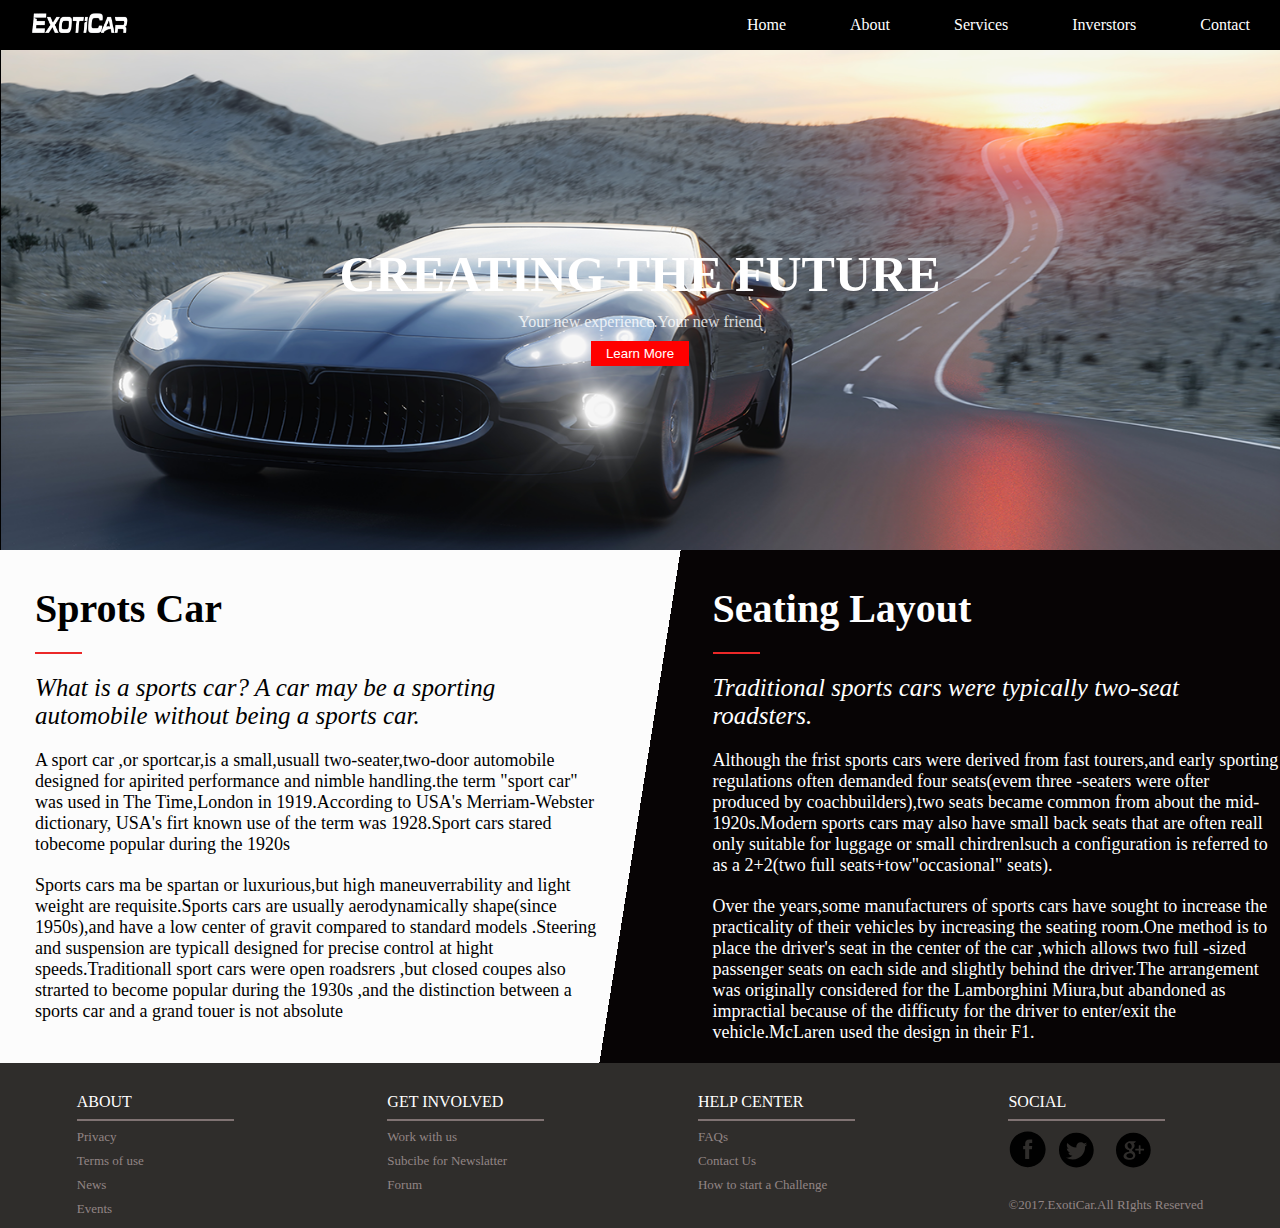
<file: web/indext/index.html>
<!DOCTYPE html>
<html lang="en">
<head>
        <meta charset="UTF-8">
        <meta name="viewport" content="width=device-width, initial-scale=1.0">
        <meta http-equiv="X-UA-Compatible" content="ie=edge">
        <link type="text/css" rel="stylesheet" href="./indext.css"/>
        <title>Sports Cars</title>
</head>
<body>
<div class="wrapt">
        <!-- phan header  -->
        <div id="header">
                <div class="title"><img src="logo.png"></div>
                <div id="content_header">
                        <a href="#">Home</a>
                        <a href="#">About</a>
                        <a href="#">Services</a>
                        <a href="#">Inverstors</a>
                        <a href="#">Contact</a>
                </div>
        </div>
        <!-- phan than  -->
        <div id="maint">
                <center>
                        <div id="maint_title">CREATING THE FUTURE</div>
                        <div style="opacity: 0.8">Your new experience.Your new friend</div>
                        <button>Learn More</button>
                </center>
        </div>
        <!-- phan content  -->
        <div id="content">
                <div id="sport">
                        <div class="head">Sprots Car</div>
                        <hr>
                        <div class="head_title">What is a sports car? A car may be a sporting automobile without being a sports car.</div>
                        <div class="head_content">A sport car ,or sportcar,is a small,usuall two-seater,two-door automobile designed for apirited
                                performance and nimble handling.the term "sport car" was used in The Time,London in 1919.According to USA's Merriam-Webster dictionary,
                                USA's firt known use of the term was 1928.Sport cars stared tobecome popular during the 1920s
                        </div>
                        <div class="head_content">
                                Sports cars ma be spartan or luxurious,but high maneuverrability and light weight are requisite.Sports cars are usually aerodynamically shape(since 1950s),and have a low center of gravit compared to standard models .Steering and suspension are typicall designed for precise control at hight speeds.Traditionall sport cars were open roadsrers ,but closed coupes also strarted to become popular during the 1930s ,and the distinction between a sports car and a grand touer is not absolute
                                
                        </div>

                </div>
                <div id="seating" style="color:#FFFFFF">
                        <div class="head">Seating Layout</div>   
                        <hr>
                        <div class="head_title">
                                Traditional sports cars were typically two-seat roadsters.
                        </div>
                        <div class="head_content">
                                Although the frist sports cars were derived from fast tourers,and early sporting regulations often demanded four seats(evem three -seaters were ofter produced by coachbuilders),two seats became common from about the mid-1920s.Modern sports cars may also have small back seats that are often reall only suitable for luggage or small chirdrenlsuch a configuration is referred to as a 2+2(two full seats+tow"occasional" seats).
                        </div>
                        <div class="head_content">
                                Over the years,some manufacturers of sports cars have sought to increase the practicality of their vehicles by increasing the seating room.One method is to place the driver's seat in the center of the car ,which allows two full -sized passenger seats on each side and slightly behind the driver.The arrangement was originally considered for the Lamborghini Miura,but abandoned as impractial because of the difficuty for the driver to enter/exit the vehicle.McLaren used the design in their F1.
                        </div>
                </div>
        </div>
        <!-- phan footder  -->
        <div id="footder">
                <div class="about">
                        <div>ABOUT</div>
                        <hr>
                        <div class="content_footder">
                                <div>Privacy</div>
                                <div>Terms of use</div>
                                <div>News</div>
                                <div>Events</div>
                        </div>
                </div>
                <div class="get_involved">
                        <div>GET INVOLVED</div>
                        <hr>
                        <div class="content_footder">
                                <div>Work with us</div>
                                <div>Subcibe for Newslatter</div>
                                <div>Forum</div>
                        </div>
                </div>
                <div class="help_center">
                        <div>HELP CENTER</div>
                        <hr>
                        <div class="content_footder">
                                <div>FAQs</div>
                                <div>Contact Us</div>
                                <div>How to start a Challenge</div>
                        </div>
                </div>
                <div class="Social">
                        <div>SOCIAL</div>
                        <hr>
                        <div class="icon">
                        <div>
                               <svg height="40px" id="Layer_1" style="enable-background:new 0 0 67 67;" version="1.1" viewBox="0 0 67 67" width="40px" xml:space="preserve" xmlns="http://www.w3.org/2000/svg" xmlns:xlink="http://www.w3.org/1999/xlink"><path d="M28.765,50.32h6.744V33.998h4.499l0.596-5.624h-5.095  l0.007-2.816c0-1.466,0.14-2.253,2.244-2.253h2.812V17.68h-4.5c-5.405,0-7.307,2.729-7.307,7.317v3.377h-3.369v5.625h3.369V50.32z   M33,64C16.432,64,3,50.568,3,34C3,17.431,16.432,4,33,4s30,13.431,30,30C63,50.568,49.568,64,33,64z" style="fill-rule:evenodd;clip-rule:evenodd;fill:#010101;"/></svg>
                        </div>
                        <div>
                                <svg xmlns="http://www.w3.org/2000/svg" xmlns:xlink="http://www.w3.org/1999/xlink" enable-background="new 0 0 56.693 56.693" height="40px" id="Layer_1" version="1.1" viewBox="0 0 56.693 56.693" width="56.693px" xml:space="preserve"><path d="M28.348,5.157c-13.6,0-24.625,11.027-24.625,24.625c0,13.6,11.025,24.623,24.625,24.623c13.6,0,24.623-11.023,24.623-24.623  C52.971,16.184,41.947,5.157,28.348,5.157z M40.752,24.817c0.013,0.266,0.018,0.533,0.018,0.803c0,8.201-6.242,17.656-17.656,17.656  c-3.504,0-6.767-1.027-9.513-2.787c0.486,0.057,0.979,0.086,1.48,0.086c2.908,0,5.584-0.992,7.707-2.656  c-2.715-0.051-5.006-1.846-5.796-4.311c0.378,0.074,0.767,0.111,1.167,0.111c0.566,0,1.114-0.074,1.635-0.217  c-2.84-0.57-4.979-3.08-4.979-6.084c0-0.027,0-0.053,0.001-0.08c0.836,0.465,1.793,0.744,2.811,0.777  c-1.666-1.115-2.761-3.012-2.761-5.166c0-1.137,0.306-2.204,0.84-3.12c3.061,3.754,7.634,6.225,12.792,6.483  c-0.106-0.453-0.161-0.928-0.161-1.414c0-3.426,2.778-6.205,6.206-6.205c1.785,0,3.397,0.754,4.529,1.959  c1.414-0.277,2.742-0.795,3.941-1.506c-0.465,1.45-1.448,2.666-2.73,3.433c1.257-0.15,2.453-0.484,3.565-0.977  C43.018,22.849,41.965,23.942,40.752,24.817z"/></svg>
                        </div>
                        <div>
                                <svg xmlns="http://www.w3.org/2000/svg" xmlns:xlink="http://www.w3.org/1999/xlink" enable-background="new 0 0 56.693 56.693" height="40px" id="Layer_1" version="1.1" viewBox="0 0 56.693 56.693" width="56.693px" xml:space="preserve"><g><path d="M23.761,27.96c0.629,0,1.16-0.248,1.57-0.717c0.645-0.732,0.928-1.936,0.76-3.215c-0.301-2.287-1.932-4.186-3.637-4.236   h-0.068c-0.604,0-1.141,0.246-1.551,0.715c-0.637,0.725-0.903,1.871-0.736,3.146c0.299,2.283,1.965,4.256,3.635,4.307H23.761z"/><path d="M25.622,34.847c-0.168-0.113-0.342-0.232-0.521-0.355c-0.525-0.162-1.084-0.246-1.654-0.254h-0.072   c-2.625,0-4.929,1.592-4.929,3.406c0,1.971,1.972,3.518,4.491,3.518c3.322,0,5.006-1.145,5.006-3.404   c0-0.215-0.025-0.436-0.076-0.656C27.642,36.222,26.837,35.675,25.622,34.847z"/><path d="M28.347,5.157c-13.601,0-24.625,11.023-24.625,24.623s11.025,24.625,24.625,24.625c13.598,0,24.623-11.025,24.623-24.625   S41.944,5.157,28.347,5.157z M26.106,43.179c-0.982,0.283-2.041,0.428-3.154,0.428c-1.238,0-2.43-0.143-3.54-0.424   c-2.15-0.541-3.74-1.57-4.48-2.895c-0.32-0.574-0.482-1.184-0.482-1.816c0-0.652,0.156-1.312,0.463-1.967   c1.18-2.51,4.283-4.197,7.722-4.197c0.035,0,0.068,0,0.1,0c-0.279-0.492-0.416-1.002-0.416-1.537c0-0.268,0.035-0.539,0.105-0.814   c-3.606-0.084-6.306-2.725-6.306-6.207c0-2.461,1.965-4.855,4.776-5.824c0.842-0.291,1.699-0.439,2.543-0.439h7.713   c0.264,0,0.494,0.17,0.576,0.42c0.084,0.252-0.008,0.525-0.221,0.68l-1.725,1.248c-0.104,0.074-0.229,0.115-0.357,0.115h-0.617   c0.799,0.955,1.266,2.316,1.266,3.848c0,1.691-0.855,3.289-2.41,4.506c-1.201,0.936-1.25,1.191-1.25,1.729   c0.016,0.295,0.854,1.252,1.775,1.904c2.152,1.523,2.953,3.014,2.953,5.508C31.14,40.04,29.163,42.292,26.106,43.179z    M43.528,29.948c0,0.334-0.273,0.605-0.607,0.605h-4.383v4.385c0,0.336-0.271,0.607-0.607,0.607h-1.248   c-0.336,0-0.607-0.271-0.607-0.607v-4.385H31.69c-0.332,0-0.605-0.271-0.605-0.605v-1.25c0-0.334,0.273-0.607,0.605-0.607h4.385   v-4.383c0-0.336,0.271-0.607,0.607-0.607h1.248c0.336,0,0.607,0.271,0.607,0.607v4.383h4.383c0.334,0,0.607,0.273,0.607,0.607   V29.948z"/></g></svg>
                        </div>
                        </div>
                        <div style="font-size: 13px;color: #928585;">&#169;2017.ExotiCar.All RIghts Reserved</div>
                </div>
        
</div>
</body>
</html>
</file>
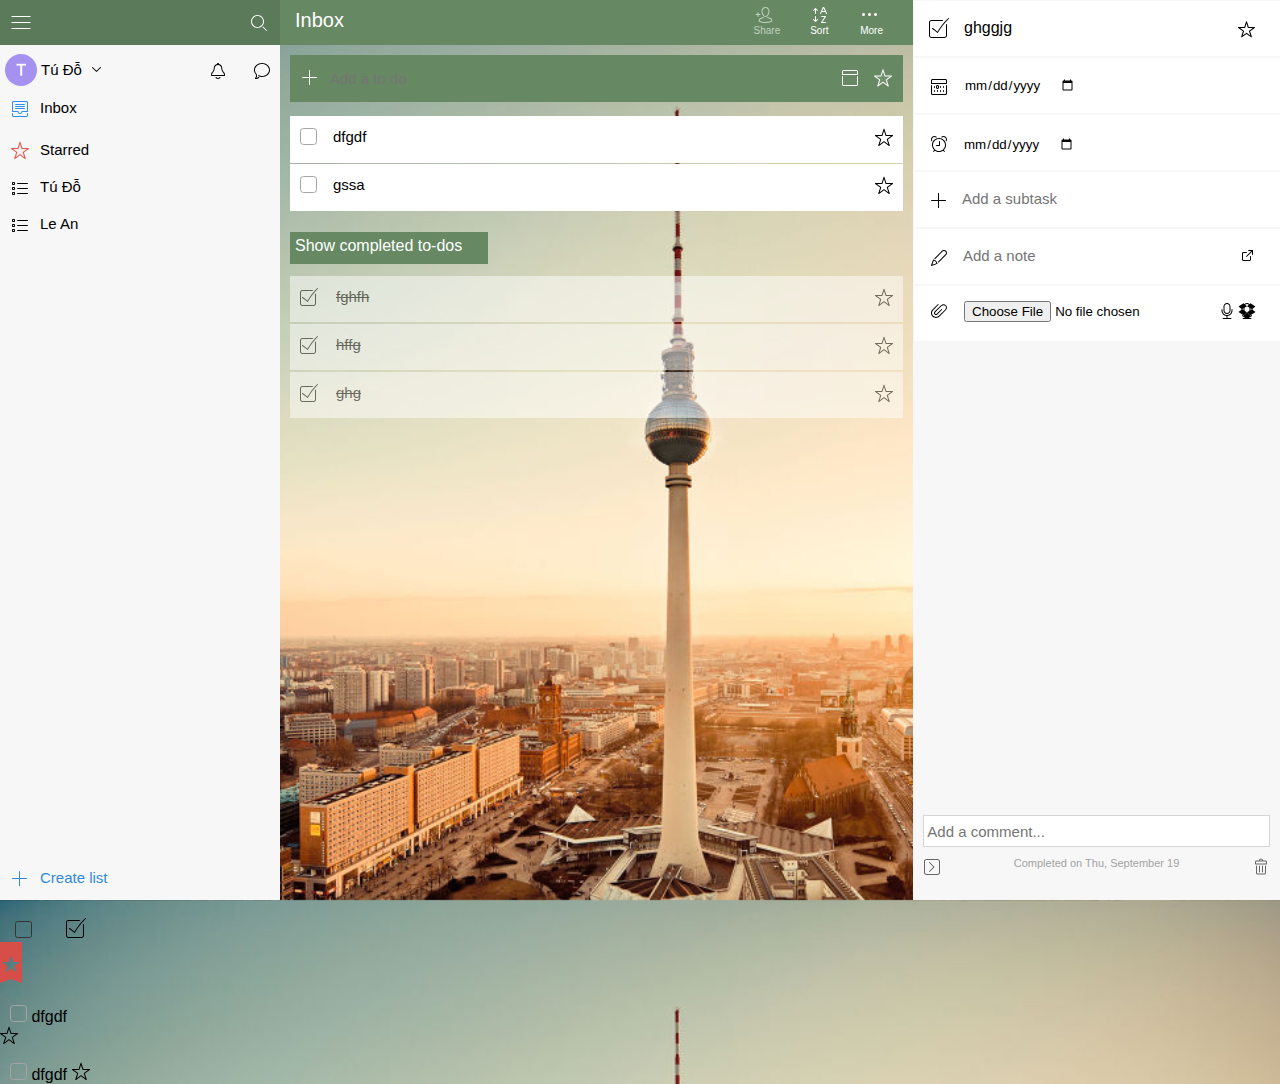
<file: web/wunderlist/wunderlist.html>
<!DOCTYPE html>
<html lang="en">
<head>
    <meta charset="UTF-8">
    <meta name="viewport" content="width=device-width, initial-scale=1.0">
    <meta http-equiv="X-UA-Compatible" content="ie=edge">
    <link type="text/css" rel="stylesheet" href="./wunderlist.css"/>
    <title>wunderlist</title>
    <script type="text/javascript" src="../jquery/jquery-3.4.1.min.js"></script>
    <script type="text/javascript" src="./wunderlist.js"></script>
    <script type="text/javascript" src="./wunderlist_jiquery.js"></script>
    
</head>
<body>
    
    <!-- cửa sổ chính -->
    <div class="maint">
        <!-- phần bên trái  -->
        <div class="main left">
            <div class="menu-left">
                <span style="margin-top: 2px"><svg class="list-toggle" width="20px" height="20px" viewBox="0 0 20 20" version="1.1" xmlns="http://www.w3.org/2000/svg" xmlns:xlink="http://www.w3.org/1999/xlink" xml:space="preserve"> <g> <path d="M0.5,3.5l19,0" style="fill:none;stroke-width:1px;stroke:white;"></path> <path d="M0.5,9.53l19,0" style="fill:none;stroke-width:1px;stroke:white;"></path> <path d="M0.5,15.5l19,0" style="fill:none;stroke-width:1px;stroke:white;"></path> </g> </svg></span>
                <input type="text>"/>
                <div id="seach_delet">
                <span><svg class="searchrtl-flip" width="20px" height="20px" viewBox="0 0 20 20" version="1.1" xmlns="http://www.w3.org/2000/svg" xmlns:xlink="http://www.w3.org/1999/xlink"> <g stroke="none" stroke-width="1" fill-rule="evenodd"> <g> <path d="M8.5025,15 C4.9225,15 2.0025,12.08 2.0025,8.5 C2.0025,4.92 4.9225,2 8.5025,2 C12.0825,2 15.0025,4.92 15.0025,8.5 C15.0025,12.08 12.0825,15 8.5025,15 L8.5025,15 Z M8.5025,3 C5.4625,3 3.0025,5.46 3.0025,8.5 C3.0025,11.54 5.4625,14 8.5025,14 C11.5425,14 14.0025,11.54 14.0025,8.5 C14.0025,5.46 11.5425,3 8.5025,3 L8.5025,3 Z M17.5025,18 C17.3825,18 17.2425,17.96 17.1425,17.86 L13.6425,14.36 C13.4625,14.16 13.4625,13.84 13.6425,13.64 C13.8425,13.46 14.1625,13.46 14.3625,13.64 L17.8625,17.14 C18.0425,17.34 18.0425,17.66 17.8625,17.86 C17.7625,17.96 17.6225,18 17.5025,18 L17.5025,18 Z" id="z"></path> </g> </g> </svg></span>
                <svg id="Delete" class="searchrtl-flip" width="20px" height="20px" viewBox="0 0 20 20" version="1.1" xmlns="http://www.w3.org/2000/svg" xmlns:xlink="http://www.w3.org/1999/xlink" xml:space="preserve" style="fill-rule:evenodd;clip-rule:evenodd;stroke-linejoin:round;stroke-miterlimit:1.41421;"> <g> <path d="M9.991,10.832c-1.716,1.671 -3.445,3.329 -5.137,5.022c-0.058,0.052 -0.12,0.095 -0.195,0.12c-0.039,0.013 -0.05,0.014 -0.09,0.021c-0.046,0.004 -0.046,0.004 -0.092,0.004c-0.078,-0.007 -0.151,-0.024 -0.22,-0.062c-0.193,-0.108 -0.294,-0.336 -0.244,-0.551c0.018,-0.078 0.055,-0.143 0.102,-0.205c1.627,-1.785 3.329,-3.499 5.053,-5.19c-1.671,-1.716 -3.329,-3.445 -5.022,-5.137c-0.052,-0.058 -0.095,-0.12 -0.12,-0.195c-0.081,-0.242 0.039,-0.513 0.272,-0.616c0.056,-0.025 0.117,-0.04 0.179,-0.042c0.128,-0.006 0.242,0.038 0.342,0.114c1.785,1.627 3.499,3.329 5.19,5.053c1.716,-1.671 3.445,-3.329 5.137,-5.022c0.058,-0.052 0.12,-0.095 0.195,-0.12c0.059,-0.02 0.121,-0.028 0.182,-0.025c0.255,0.011 0.465,0.221 0.476,0.476c0.006,0.128 -0.038,0.242 -0.114,0.342c-1.627,1.785 -3.329,3.499 -5.053,5.19c1.671,1.716 3.329,3.445 5.022,5.137c0.052,0.058 0.095,0.12 0.12,0.195c0.07,0.21 -0.009,0.447 -0.191,0.571c-0.066,0.045 -0.137,0.069 -0.214,0.083c-0.046,0.004 -0.046,0.004 -0.092,0.004c-0.078,-0.007 -0.151,-0.024 -0.22,-0.062c-0.036,-0.02 -0.044,-0.028 -0.076,-0.052c-1.785,-1.627 -3.499,-3.329 -5.19,-5.053Z"></path> </g> </svg>
                </div>
            </div>
            <div class="user-toobar">
                <div class=user>
                    <div><img src="../img/avata.png"/></div>
                    <span class="user-name">Tú Đỗ</span>
                    <span><svg xmlns="http://www.w3.org/2000/svg" xmlns:xlink="http://www.w3.org/1999/xlink" width="20px" height="20px" viewBox="0 0 20 20" version="1.1" xml:space="preserve" style="fill-rule:evenodd;clip-rule:evenodd;stroke-linejoin:round;stroke-miterlimit:1.41421;"> <g> <path d="M10.502,13c-0.132,0 -0.26,-0.053 -0.354,-0.146l-4.002,-4c-0.195,-0.195 -0.195,-0.512 0,-0.708c0.195,-0.195 0.512,-0.195 0.707,0l3.649,3.647l3.644,-3.647c0.195,-0.195 0.512,-0.195 0.707,0c0.195,0.195 0.195,0.512 0,0.708l-3.997,4c-0.094,0.093 -0.221,0.146 -0.354,0.146"></path> </g> </svg></span>
                </div>
                <div class="toobar">
                    <span><svg class="bell" width="20px" height="20px" viewBox="0 0 20 20" version="1.1" xmlns="http://www.w3.org/2000/svg" xmlns:xlink="http://www.w3.org/1999/xlink"> <g stroke="none" stroke-width="1" fill-rule="evenodd"> <g id="bell"> <path d="M15.2,10.14 C14.74,9.6 14.46,8.92 14.4,8.2 L14.28,6.94 C14.14,5.08 12.76,3.54 11,3.12 L11,3 C11,2.44 10.56,2 10,2 C9.44,2 9,2.44 9,3 L9,3.12 C7.24,3.54 5.86,5.08 5.72,6.94 L5.6,8.2 C5.54,8.92 5.28,9.6 4.8,10.16 L4.04,11.06 C3.38,11.88 3,12.9 3,13.94 L3,14.5 C3,14.78 3.22,15 3.5,15 L16.5,15 C16.78,15 17,14.78 17,14.5 L17,13.94 C17,12.9 16.62,11.88 15.96,11.06 L15.2,10.14 Z M16,14 L4,14 L4,13.94 C4,13.14 4.28,12.34 4.82,11.7 L5.58,10.8 C6.18,10.08 6.52,9.2 6.6,8.28 L6.7,7.02 C6.84,5.34 8.3,4 10,4 C11.7,4 13.16,5.34 13.3,7.02 L13.4,8.28 C13.48,9.2 13.84,10.08 14.42,10.8 L15.18,11.7 C15.72,12.34 16,13.14 16,13.94 L16,14 Z M12.3,16.1 C12.08,15.94 11.76,15.98 11.58,16.2 C10.82,17.22 9.18,17.22 8.4,16.2 C8.24,15.98 7.92,15.94 7.7,16.1 C7.48,16.26 7.44,16.58 7.62,16.8 C8.18,17.56 9.06,18 10,18 C10.94,18 11.82,17.56 12.38,16.8 C12.56,16.58 12.52,16.26 12.3,16.1 L12.3,16.1 Z" id="m"></path> </g> </g> </svg></span>
                    <span><svg class="conversationsrtl-flip" width="20px" height="20px" viewBox="0 0 20 20" version="1.1" xmlns="http://www.w3.org/2000/svg" xmlns:xlink="http://www.w3.org/1999/xlink"> <g stroke="none" stroke-width="1" fill-rule="evenodd"> <g id="conversations"> <path d="M3.46,18 C3.28,17.98 3.1,17.86 3.04,17.68 C2.96,17.5 3,17.3 3.12,17.16 C4.1,16.08 4.3,14.12 3.54,13.12 C3.18,12.64 2.72,12 2.42,11.26 C2.14,10.52 2,9.76 2,9 C2,5.14 5.58,2 10,2 C14.42,2 18,5.14 18,9 C18,12.82 14.46,15.96 10.08,16 L10,16 C8.7,16 7.42,15.72 6.28,15.2 C6.02,15.08 5.92,14.78 6.04,14.54 C6.14,14.28 6.44,14.18 6.7,14.28 C7.68,14.74 8.8,14.98 9.92,15 L10,15 C13.86,15 17,12.3 17,9 C17,5.68 13.86,3 10,3 C6.14,3 3,5.68 3,9 C3,9.64 3.12,10.28 3.36,10.88 C3.6,11.52 4,12.08 4.34,12.52 C5.2,13.64 5.22,15.52 4.48,16.96 C5.2,16.84 5.92,16.56 6.52,16.1 C6.74,15.94 7.06,15.98 7.22,16.2 C7.38,16.42 7.34,16.74 7.12,16.9 C6.16,17.62 5,18 3.82,18 L3.46,18 Z" id="I"></path> </g> </g> </svg></span>
                </div>
            </div>
            <div id="ibox_starred">
                <div class="inbox">
                    <span><svg class="inboxsvg " width="20px" height="20px" viewBox="0 0 20 20" version="1.1" xmlns="http://www.w3.org/2000/svg" xmlns:xlink="http://www.w3.org/1999/xlink"> <g stroke="none" stroke-width="1" fill-rule="evenodd"> <g> <path d="M10,15 C8.8,15 7.78,14.14 7.56,13 L2.5,13 C2.22,13 2,12.78 2,12.5 L2,3.5 C2,2.68 2.68,2 3.5,2 L16.5,2 C17.32,2 18,2.68 18,3.5 L18,12.5 C18,12.78 17.78,13 17.5,13 L12.44,13 C12.22,14.14 11.2,15 10,15 L10,15 Z M3,12 L8,12 C8.28,12 8.5,12.22 8.5,12.5 C8.5,13.32 9.18,14 10,14 C10.82,14 11.5,13.32 11.5,12.5 C11.5,12.22 11.72,12 12,12 L17,12 L17,3.5 C17,3.22 16.78,3 16.5,3 L3.5,3 C3.22,3 3,3.22 3,3.5 L3,12 Z M5.5,6 C5.22,6 5,5.78 5,5.5 C5,5.22 5.22,5 5.5,5 L14.5,5 C14.78,5 15,5.22 15,5.5 C15,5.78 14.78,6 14.5,6 L5.5,6 Z M5.5,8 C5.22,8 5,7.78 5,7.5 C5,7.22 5.22,7 5.5,7 L14.5,7 C14.78,7 15,7.22 15,7.5 C15,7.78 14.78,8 14.5,8 L5.5,8 Z M5.5,10 C5.22,10 5,9.78 5,9.5 C5,9.22 5.22,9 5.5,9 L14.5,9 C14.78,9 15,9.22 15,9.5 C15,9.78 14.78,10 14.5,10 L5.5,10 Z M3.5,18 C2.68,18 2,17.32 2,16.5 L2,14.5 C2,14.22 2.22,14 2.5,14 C2.78,14 3,14.22 3,14.5 L3,16.5 C3,16.78 3.22,17 3.5,17 L16.5,17 C16.78,17 17,16.78 17,16.5 L17,14.5 C17,14.22 17.22,14 17.5,14 C17.78,14 18,14.22 18,14.5 L18,16.5 C18,17.32 17.32,18 16.5,18 L3.5,18 Z" id="A"></path> </g> </g> </svg></span>
                    <text rel="smart_list_inbox">Inbox</text>
                </div>
                <div class="starred ">
                    <span><svg class="" width="20px" height="20px" viewBox="0 0 20 20" version="1.1" xmlns="http://www.w3.org/2000/svg" xmlns:xlink="http://www.w3.org/1999/xlink"> <g id="Web-svgs" stroke="none" stroke-width="1" fill-rule="evenodd"> <g id="starred"> <g id="Rectangle-3-+-A" transform="translate(1.000000, 0.000000)"> <path d="M3.74,18 C3.64,18 3.54,17.96 3.46,17.9 C3.28,17.76 3.2,17.54 3.28,17.34 L5.16,11.5 L0.2,7.9 C0.04,7.78 -0.04,7.56 0.02,7.34 C0.1,7.14 0.28,7 0.5,7 L6.64,7 L8.52,1.16 C8.66,0.76 9.34,0.76 9.48,1.16 L11.38,7 L17.5,7 C17.72,7 17.9,7.14 17.98,7.34 C18.04,7.56 17.96,7.78 17.8,7.9 L12.84,11.5 L14.72,17.34 C14.8,17.54 14.72,17.76 14.54,17.9 C14.38,18.02 14.14,18.02 13.96,17.9 L9,14.3 L4.04,17.9 C3.96,17.96 3.84,18 3.74,18 L3.74,18 Z M9,13.18 C9.1,13.18 9.2,13.2 9.3,13.28 L13.3,16.18 L11.78,11.46 C11.7,11.26 11.78,11.04 11.96,10.92 L15.96,8 L11,8 C10.8,8 10.6,7.86 10.54,7.66 L9,2.94 L7.46,7.66 C7.4,7.86 7.22,8 7,8 L2.04,8 L6.04,10.92 C6.22,11.04 6.3,11.26 6.22,11.46 L4.7,16.18 L8.7,13.28 C8.8,13.2 8.9,13.18 9,13.18 L9,13.18 Z" id="C"></path> <path d="M3.74,18 C3.64,18 3.54,17.96 3.46,17.9 C3.28,17.76 3.2,17.54 3.28,17.34 L5.16,11.5 L0.2,7.9 C0.04,7.78 -0.04,7.56 0.02,7.34 C0.1,7.14 0.28,7 0.5,7 L6.64,7 L8.52,1.16 C8.66,0.76 9.34,0.76 9.48,1.16 L11.38,7 L17.5,7 C17.72,7 17.9,7.14 17.98,7.34 C18.04,7.56 17.96,7.78 17.8,7.9 L12.84,11.5 L14.72,17.34 C14.8,17.54 14.72,17.76 14.54,17.9 C14.38,18.02 14.14,18.02 13.96,17.9 L9,14.3 L4.04,17.9 C3.96,17.96 3.84,18 3.74,18 L3.74,18 Z" id="D" opacity="0.06"> </path> </g> </g> </g> </svg></span>
                    <text rel="smart_list_starred">Starred</text>
                </div>
            </div>
            <div id=listicon>
                <div class="list-icon" id="icon1">
                    <span><svg class="icon3" width="20px" height="20px" viewBox="0 0 20 20" version="1.1" xmlns="http://www.w3.org/2000/svg" xmlns:xlink="http://www.w3.org/1999/xlink"> <g id="Web-svgs" stroke="none" stroke-width="1" fill-rule="evenodd"> <g id="list"> <path d="M3,7 C2.44,7 2,6.56 2,6 L2,5 C2,4.44 2.44,4 3,4 L4,4 C4.56,4 5,4.44 5,5 L5,6 C5,6.56 4.56,7 4,7 L3,7 Z M4,5 L3,5 L3,6 L4,6 L4,5 Z M7.5,6 C7.22,6 7,5.78 7,5.5 C7,5.22 7.22,5 7.5,5 L17.5,5 C17.78,5 18,5.22 18,5.5 C18,5.78 17.78,6 17.5,6 L7.5,6 Z M3,12 C2.44,12 2,11.56 2,11 L2,10 C2,9.44 2.44,9 3,9 L4,9 C4.56,9 5,9.44 5,10 L5,11 C5,11.56 4.56,12 4,12 L3,12 Z M4,10 L3,10 L3,11 L4,11 L4,10 Z M7.5,11 C7.22,11 7,10.78 7,10.5 C7,10.22 7.22,10 7.5,10 L17.5,10 C17.78,10 18,10.22 18,10.5 C18,10.78 17.78,11 17.5,11 L7.5,11 Z M3,17 C2.44,17 2,16.56 2,16 L2,15 C2,14.44 2.44,14 3,14 L4,14 C4.56,14 5,14.44 5,15 L5,16 C5,16.56 4.56,17 4,17 L3,17 Z M4,15 L3,15 L3,16 L4,16 L4,15 Z M7.5,16 C7.22,16 7,15.78 7,15.5 C7,15.22 7.22,15 7.5,15 L17.5,15 C17.78,15 18,15.22 18,15.5 C18,15.78 17.78,16 17.5,16 L7.5,16 Z" id="K"> </path> </g> </g> </svg></span>
                    <div class="namefoder">Tú Đỗ</div>
                </div>
                <div class="list-icon" id="icon2">
                    <span><svg class="icon3" width="20px" height="20px" viewBox="0 0 20 20" version="1.1" xmlns="http://www.w3.org/2000/svg" xmlns:xlink="http://www.w3.org/1999/xlink"> <g id="Web-svgs" stroke="none" stroke-width="1" fill-rule="evenodd"> <g id="list"> <path d="M3,7 C2.44,7 2,6.56 2,6 L2,5 C2,4.44 2.44,4 3,4 L4,4 C4.56,4 5,4.44 5,5 L5,6 C5,6.56 4.56,7 4,7 L3,7 Z M4,5 L3,5 L3,6 L4,6 L4,5 Z M7.5,6 C7.22,6 7,5.78 7,5.5 C7,5.22 7.22,5 7.5,5 L17.5,5 C17.78,5 18,5.22 18,5.5 C18,5.78 17.78,6 17.5,6 L7.5,6 Z M3,12 C2.44,12 2,11.56 2,11 L2,10 C2,9.44 2.44,9 3,9 L4,9 C4.56,9 5,9.44 5,10 L5,11 C5,11.56 4.56,12 4,12 L3,12 Z M4,10 L3,10 L3,11 L4,11 L4,10 Z M7.5,11 C7.22,11 7,10.78 7,10.5 C7,10.22 7.22,10 7.5,10 L17.5,10 C17.78,10 18,10.22 18,10.5 C18,10.78 17.78,11 17.5,11 L7.5,11 Z M3,17 C2.44,17 2,16.56 2,16 L2,15 C2,14.44 2.44,14 3,14 L4,14 C4.56,14 5,14.44 5,15 L5,16 C5,16.56 4.56,17 4,17 L3,17 Z M4,15 L3,15 L3,16 L4,16 L4,15 Z M7.5,16 C7.22,16 7,15.78 7,15.5 C7,15.22 7.22,15 7.5,15 L17.5,15 C17.78,15 18,15.22 18,15.5 C18,15.78 17.78,16 17.5,16 L7.5,16 Z" id="K"> </path> </g> </g> </svg></span>
                    <div class="namefoder">Le An</div>
                </div>
            </div>
            <div class="space"></div>
            <!-- <div class="openbutton">
                <p id="opbutton1">New</p>
                <p id="opbutton2">Introducing Folders</p>
            </div> -->
            <div class="create-list">
                <span><svg class="plus-small" width="20px" height="20px" viewBox="0 0 20 20" version="1.1" xmlns="http://www.w3.org/2000/svg" xmlns:xlink="http://www.w3.org/1999/xlink" xml:space="preserve"> <g> <path d="M10,10l0,6.5c-0.003,0.053 -0.008,0.103 -0.024,0.155c-0.038,0.116 -0.12,0.217 -0.226,0.278c-0.047,0.027 -0.094,0.042 -0.146,0.056c-0.052,0.008 -0.051,0.008 -0.104,0.011c-0.053,-0.003 -0.103,-0.008 -0.155,-0.024c-0.15,-0.05 -0.271,-0.171 -0.321,-0.321c-0.016,-0.052 -0.021,-0.102 -0.024,-0.155l0,-6.5l-6.5,0c-0.046,-0.002 -0.058,-0.001 -0.104,-0.011c-0.103,-0.022 -0.197,-0.076 -0.268,-0.154c-0.169,-0.188 -0.169,-0.482 0,-0.67c0.035,-0.038 0.077,-0.072 0.122,-0.098c0.078,-0.045 0.161,-0.062 0.25,-0.067l6.5,0l0,-6.5c0.005,-0.089 0.022,-0.172 0.067,-0.25c0.126,-0.219 0.406,-0.31 0.636,-0.207c0.048,0.022 0.093,0.05 0.132,0.085c0.078,0.071 0.132,0.165 0.154,0.268c0.01,0.046 0.009,0.058 0.011,0.104l0,6.5l6.5,0c0.046,0.002 0.058,0.001 0.104,0.011c0.103,0.022 0.197,0.076 0.268,0.154c0.169,0.188 0.169,0.482 0,0.67c-0.035,0.038 -0.077,0.072 -0.122,0.098c-0.078,0.045 -0.161,0.062 -0.25,0.067l-6.5,0Z"></path> </g> </svg></span>
                <p>Create list</p>
            </div>
        </div>
        <!-- phần giữa  -->
         <div class="main between">
                <!-- phần sort  -->
                <ul id="sort1">
                        <li>
                            <svg class="sort-az" width="20px" height="20px" viewBox="0 0 20 20" version="1.1" xmlns="http://www.w3.org/2000/svg" xmlns:xlink="http://www.w3.org/1999/xlink" aria-disabled="false"> <g stroke="none" stroke-width="1" fill-rule="evenodd"> <g id="sort-az"> <path d="M14.2,2.3 C14.12,2.12 13.94,2 13.76,2 L13.26,2 C13.06,2 12.88,2.12 12.8,2.3 L10.04,8.3 C9.94,8.54 10.04,8.84 10.3,8.96 C10.54,9.08 10.84,8.96 10.96,8.7 L11.74,7 L15.26,7 L16.04,8.7 C16.14,8.9 16.32,9 16.5,9 C16.58,9 16.64,8.98 16.7,8.96 C16.96,8.84 17.06,8.54 16.96,8.3 L14.2,2.3 Z M5.64,3.02 C5.56,3 5.48,3 5.4,3 C5.3,3.02 5.22,3.08 5.14,3.16 L3.14,5.14 C2.96,5.34 2.96,5.66 3.14,5.86 C3.34,6.04 3.66,6.04 3.86,5.86 L5,4.7 L5,8.5 C5,8.78 5.22,9 5.5,9 C5.78,9 6,8.78 6,8.5 L6,4.7 L7.14,5.86 C7.24,5.96 7.38,6 7.5,6 C7.62,6 7.76,5.96 7.86,5.86 C8.04,5.66 8.04,5.34 7.86,5.14 C5.68,2.98 5.8,3.08 5.64,3.02 L5.64,3.02 Z M14.8,6 L12.2,6 L13.5,3.16 L14.8,6 Z M6,15.3 L6,11.5 C6,11.22 5.78,11 5.5,11 C5.22,11 5,11.22 5,11.5 L5,15.3 L3.86,14.14 C3.66,13.96 3.34,13.96 3.14,14.14 C2.96,14.34 2.96,14.66 3.14,14.86 C5.28,17 5.2,16.96 5.4,17 C5.56,17.02 5.74,16.98 5.86,16.84 L7.86,14.86 C8.04,14.66 8.04,14.34 7.86,14.14 C7.66,13.96 7.34,13.96 7.14,14.14 L6,15.3 Z M15.94,11.26 C15.86,11.1 15.68,11 15.5,11 L11.5,11 C11.22,11 11,11.22 11,11.5 C11,11.78 11.22,12 11.5,12 L14.56,12 L11.08,17.22 C10.98,17.38 10.98,17.58 11.06,17.74 C11.14,17.9 11.32,18 11.5,18 L15.5,18 C15.78,18 16,17.78 16,17.5 C16,17.22 15.78,17 15.5,17 L12.44,17 L15.92,11.78 C16.02,11.62 16.02,11.42 15.94,11.26 L15.94,11.26 Z" id="sort"></path> </g> </g> </svg>
                            <text rel="actionbar_sort_alphabetically">Sort Alphabetically</text>
                        </li>
                        <li>
                            <svg class="sort-date" width="20px" height="20px" viewBox="0 0 20 20" version="1.1" xmlns="http://www.w3.org/2000/svg" xmlns:xlink="http://www.w3.org/1999/xlink"> <g stroke="none" stroke-width="1" fill-rule="evenodd"> <g id="sort-date"> <path d="M2.5,7 C2.22,7 2,6.78 2,6.5 L2,3.5 C2,2.68 2.68,2 3.5,2 L16.5,2 C17.32,2 18,2.68 18,3.5 L18,6.5 C18,6.78 17.78,7 17.5,7 L2.5,7 Z M3,6 L17,6 L17,3.5 C17,3.22 16.78,3 16.5,3 L3.5,3 C3.22,3 3,3.22 3,3.5 L3,6 Z M3.5,18 C2.68,18 2,17.32 2,16.5 L2,8.5 C2,8.22 2.22,8 2.5,8 C2.78,8 3,8.22 3,8.5 L3,16.5 C3,16.78 3.22,17 3.5,17 L16.5,17 C16.78,17 17,16.78 17,16.5 L17,8.5 C17,8.22 17.22,8 17.5,8 C17.78,8 18,8.22 18,8.5 L18,16.5 C18,17.32 17.32,18 16.5,18 L3.5,18 Z M9,13.12 C9.12,13.12 9.2,13.16 9.26,13.22 C9.3,13.28 9.34,13.34 9.34,13.44 L9.34,14 L5.86,14 L5.86,13.68 C5.86,13.62 5.88,13.56 5.9,13.5 C5.94,13.42 5.98,13.36 6.04,13.3 L7.52,11.82 C7.64,11.68 7.76,11.56 7.86,11.46 C7.94,11.34 8.02,11.22 8.1,11.12 C8.16,11 8.2,10.88 8.24,10.78 C8.28,10.66 8.28,10.54 8.28,10.4 C8.28,10.18 8.22,10.02 8.12,9.9 C8,9.78 7.84,9.72 7.62,9.72 C7.54,9.72 7.46,9.74 7.38,9.76 C7.3,9.8 7.22,9.82 7.16,9.88 C7.1,9.92 7.06,9.98 7,10.04 C6.96,10.1 6.94,10.16 6.92,10.24 C6.88,10.36 6.82,10.44 6.74,10.46 C6.68,10.5 6.58,10.52 6.44,10.5 L5.94,10.4 C5.98,10.16 6.04,9.94 6.16,9.76 C6.26,9.58 6.38,9.42 6.54,9.3 C6.68,9.18 6.86,9.1 7.06,9.04 C7.24,8.96 7.46,8.94 7.68,8.94 C7.92,8.94 8.14,8.98 8.32,9.04 C8.52,9.12 8.68,9.22 8.82,9.34 C8.96,9.46 9.08,9.62 9.14,9.8 C9.22,9.96 9.26,10.16 9.26,10.38 C9.26,10.56 9.24,10.74 9.18,10.88 C9.14,11.04 9.06,11.2 8.96,11.34 C8.88,11.48 8.78,11.62 8.66,11.74 L8.28,12.16 L7.2,13.24 C7.32,13.2 7.44,13.18 7.56,13.16 C7.68,13.14 7.78,13.12 7.88,13.12 L9,13.12 Z M10.48,9 L13.96,9 L13.96,9.4 C13.96,9.52 13.96,9.62 13.92,9.7 L13.86,9.88 L12.02,13.68 C11.98,13.78 11.92,13.84 11.84,13.9 C11.76,13.96 11.66,14 11.52,14 L10.84,14 L12.7,10.28 L12.84,10.04 C12.9,9.98 12.94,9.9 13,9.84 L10.7,9.84 C10.64,9.84 10.6,9.82 10.54,9.78 C10.5,9.74 10.48,9.68 10.48,9.62 L10.48,9 Z" id="c"></path> </g> </g> </svg>
                            <text rel="actionbar_sort_due_date">Sort by Due Date</text>
                        </li>
                        <li>
                            <svg class="sort-creation" width="20px" height="20px" viewBox="0 0 20 20" version="1.1" xmlns="http://www.w3.org/2000/svg" xmlns:xlink="http://www.w3.org/1999/xlink"> <g stroke="none" stroke-width="1" fill-rule="evenodd"> <g id="sort-creation"> <path d="M9.5,17 C5.36,17 2,13.64 2,9.5 C2,5.36 5.36,2 9.5,2 C13.64,2 17,5.36 17,9.5 C17,9.78 16.78,10 16.5,10 C16.22,10 16,9.78 16,9.5 C16,5.92 13.08,3 9.5,3 C5.92,3 3,5.92 3,9.5 C3,13.08 5.92,16 9.5,16 C9.78,16 10,16.22 10,16.5 C10,16.78 9.78,17 9.5,17 L9.5,17 Z M6.5,11 C6.22,11 6,10.78 6,10.5 C6,10.22 6.22,10 6.5,10 L10,10 L10,5.5 C10,5.22 10.22,5 10.5,5 C10.78,5 11,5.22 11,5.5 L11,10.5 C11,10.78 10.78,11 10.5,11 L6.5,11 Z M12.5,18 C11.68,18 11,17.32 11,16.5 L11,12.5 C11,11.68 11.68,11 12.5,11 L16.5,11 C17.32,11 18,11.68 18,12.5 L18,16.5 C18,17.32 17.32,18 16.5,18 L12.5,18 Z M12.5,12 C12.22,12 12,12.22 12,12.5 L12,16.5 C12,16.78 12.22,17 12.5,17 L16.5,17 C16.78,17 17,16.78 17,16.5 L17,12.5 C17,12.22 16.78,12 16.5,12 L12.5,12 Z M14.5,16 C14.22,16 14,15.78 14,15.5 L14,14.3 L13.72,14.44 C13.48,14.58 13.18,14.48 13.06,14.22 C12.92,13.98 13.02,13.68 13.28,13.56 L14.28,13.06 C14.44,12.98 14.62,12.98 14.76,13.08 C14.92,13.16 15,13.32 15,13.5 L15,15.5 C15,15.78 14.78,16 14.5,16 L14.5,16 Z" id="≠"></path> </g> </g> </svg>
                            <text rel="actionbar_sort_created_at">Sort by Creation Date</text>
                        </li>
                        <li>
                            <svg class="assigned" width="20px" height="20px" viewBox="0 0 20 20" version="1.1" xmlns="http://www.w3.org/2000/svg" xmlns:xlink="http://www.w3.org/1999/xlink"> <g stroke="none" stroke-width="1" fill-rule="evenodd"> <g> <g id="Rectangle-3-+-A" transform="translate(1.000000, 2.000000)"> <path d="M10,10 C12.28,10 14,6.84 14,4 C14,1.8 12.2,0 10,0 C7.8,0 6,1.8 6,4 C6,6.5 7.52,10 10,10 L10,10 Z M4.94,7.74 C4.98,7.66 5,7.58 5,7.5 C5,7.42 4.98,7.34 4.94,7.26 C4.92,7.22 4.9,7.18 4.86,7.14 L2.86,5.14 C2.66,4.96 2.34,4.96 2.14,5.14 C1.96,5.34 1.96,5.66 2.14,5.86 L3.3,7 L0.5,7 C0.22,7 0,7.22 0,7.5 C0,7.78 0.22,8 0.5,8 L3.3,8 L2.14,9.14 C1.96,9.34 1.96,9.66 2.14,9.86 C2.24,9.96 2.38,10 2.5,10 C2.62,10 2.76,9.96 2.86,9.86 L4.86,7.86 C4.9,7.82 4.92,7.78 4.94,7.74 L4.94,7.74 Z M16.76,12.88 C16.56,12 15.9,11.28 15.02,11.04 L12.72,10.36 C12.58,10.32 12.46,10.26 12.36,10.14 C12.16,9.96 11.84,9.96 11.66,10.16 C11.46,10.34 8.54,10.34 8.36,10.14 C8.16,9.96 7.84,9.96 7.64,10.14 C7.54,10.24 7.42,10.32 7.28,10.36 L5.04,10.96 C4.14,11.2 3.46,11.92 3.24,12.82 L3.02,13.9 C2.98,14.06 3.02,14.24 3.14,14.36 C3.22,14.42 4.86,16 10,16 C15.14,16 16.78,14.42 16.86,14.36 C16.98,14.24 17.02,14.06 16.98,13.9 L16.76,12.88 Z" fill-opacity="0.06"></path> <path d="M10,10 C12.28,10 14,6.84 14,4 C14,1.8 12.2,0 10,0 C7.8,0 6,1.8 6,4 C6,6.5 7.52,10 10,10 L10,10 Z M10,1 C11.66,1 13,2.34 13,4 C13,6.26 11.62,9 10,9 C8.34,9 7,6.26 7,4 C7,2.34 8.34,1 10,1 L10,1 Z M4.94,7.74 C4.98,7.66 5,7.58 5,7.5 C5,7.42 4.98,7.34 4.94,7.26 C4.92,7.22 4.9,7.18 4.86,7.14 L2.86,5.14 C2.66,4.96 2.34,4.96 2.14,5.14 C1.96,5.34 1.96,5.66 2.14,5.86 L3.3,7 L0.5,7 C0.22,7 0,7.22 0,7.5 C0,7.78 0.22,8 0.5,8 L3.3,8 L2.14,9.14 C1.96,9.34 1.96,9.66 2.14,9.86 C2.24,9.96 2.38,10 2.5,10 C2.62,10 2.76,9.96 2.86,9.86 L4.86,7.86 C4.9,7.82 4.92,7.78 4.94,7.74 L4.94,7.74 Z M16.76,12.88 C16.56,12 15.9,11.28 15.02,11.04 L12.72,10.36 C12.58,10.32 12.46,10.26 12.36,10.14 C12.16,9.96 11.84,9.96 11.66,10.16 C11.46,10.34 11.46,10.66 11.66,10.86 C11.88,11.08 12.14,11.24 12.44,11.32 L14.74,12 C15.26,12.14 15.66,12.58 15.78,13.1 L15.94,13.8 C15.4,14.16 13.7,15 10,15 C6.3,15 4.6,14.14 4.06,13.8 L4.22,13.04 C4.34,12.5 4.76,12.06 5.3,11.92 L7.54,11.32 C7.84,11.24 8.12,11.08 8.36,10.86 C8.54,10.66 8.54,10.34 8.36,10.14 C8.16,9.96 7.84,9.96 7.64,10.14 C7.54,10.24 7.42,10.32 7.28,10.36 L5.04,10.96 C4.14,11.2 3.46,11.92 3.24,12.82 L3.02,13.9 C2.98,14.06 3.02,14.24 3.14,14.36 C3.22,14.42 4.86,16 10,16 C15.14,16 16.78,14.42 16.86,14.36 C16.98,14.24 17.02,14.06 16.98,13.9 L16.76,12.88 Z"> </path> </g> </g> </g> </svg>
                            <text rel="actionbar_sort_assignee">Sort by Assignee</text>
                        </li>
                        <li>
                            <svg class="starred1" width="20px" height="20px" viewBox="0 0 20 20" version="1.1" xmlns="http://www.w3.org/2000/svg" xmlns:xlink="http://www.w3.org/1999/xlink"> <g id="Web-svgs" stroke="none" stroke-width="1" fill-rule="evenodd"> <g id="starred"> <g id="Rectangle-3-+-A" transform="translate(1.000000, 0.000000)"> <path d="M3.74,18 C3.64,18 3.54,17.96 3.46,17.9 C3.28,17.76 3.2,17.54 3.28,17.34 L5.16,11.5 L0.2,7.9 C0.04,7.78 -0.04,7.56 0.02,7.34 C0.1,7.14 0.28,7 0.5,7 L6.64,7 L8.52,1.16 C8.66,0.76 9.34,0.76 9.48,1.16 L11.38,7 L17.5,7 C17.72,7 17.9,7.14 17.98,7.34 C18.04,7.56 17.96,7.78 17.8,7.9 L12.84,11.5 L14.72,17.34 C14.8,17.54 14.72,17.76 14.54,17.9 C14.38,18.02 14.14,18.02 13.96,17.9 L9,14.3 L4.04,17.9 C3.96,17.96 3.84,18 3.74,18 L3.74,18 Z M9,13.18 C9.1,13.18 9.2,13.2 9.3,13.28 L13.3,16.18 L11.78,11.46 C11.7,11.26 11.78,11.04 11.96,10.92 L15.96,8 L11,8 C10.8,8 10.6,7.86 10.54,7.66 L9,2.94 L7.46,7.66 C7.4,7.86 7.22,8 7,8 L2.04,8 L6.04,10.92 C6.22,11.04 6.3,11.26 6.22,11.46 L4.7,16.18 L8.7,13.28 C8.8,13.2 8.9,13.18 9,13.18 L9,13.18 Z" id="C"></path> <path d="M3.74,18 C3.64,18 3.54,17.96 3.46,17.9 C3.28,17.76 3.2,17.54 3.28,17.34 L5.16,11.5 L0.2,7.9 C0.04,7.78 -0.04,7.56 0.02,7.34 C0.1,7.14 0.28,7 0.5,7 L6.64,7 L8.52,1.16 C8.66,0.76 9.34,0.76 9.48,1.16 L11.38,7 L17.5,7 C17.72,7 17.9,7.14 17.98,7.34 C18.04,7.56 17.96,7.78 17.8,7.9 L12.84,11.5 L14.72,17.34 C14.8,17.54 14.72,17.76 14.54,17.9 C14.38,18.02 14.14,18.02 13.96,17.9 L9,14.3 L4.04,17.9 C3.96,17.96 3.84,18 3.74,18 L3.74,18 Z" id="D" opacity="0.06"> </path> </g> </g> </g> </svg>
                            <text rel="actionbar_sort_priority">Sort by Priority</text>
                        </li>
                    </ul>
                    <!-- phần more  -->
                    <ul id="more1">
                            <li>
                                <svg width="20px" height="20px" viewBox="0 0 20 20" version="1.1" xmlns="http://www.w3.org/2000/svg" xmlns:xlink="http://www.w3.org/1999/xlink"> <g id="Page-1" stroke="none" stroke-width="1" fill-rule="evenodd" sketch:type="MSPage"> <g id="duplicate" sketch:type="MSArtboardGroup"> <path d="M15.5,2 L7.5,2 C6.121,2 5,3.121 5,4.5 L5,6 L4.5,6 C3.121,6 2,7.121 2,8.5 C2,8.776 2.224,9 2.5,9 C2.776,9 3,8.776 3,8.5 C3,7.673 3.673,7 4.5,7 L5,7 L5,12.5 C5,13.879 6.121,15 7.5,15 L13,15 L13,15.5 C13,16.327 12.327,17 11.5,17 C11.224,17 11,17.224 11,17.5 C11,17.776 11.224,18 11.5,18 C12.879,18 14,16.879 14,15.5 L14,15 L15.5,15 C16.879,15 18,13.879 18,12.5 L18,4.5 C18,3.121 16.879,2 15.5,2 L15.5,2 Z M17,12.5 C17,13.327 16.327,14 15.5,14 L7.5,14 C6.673,14 6,13.327 6,12.5 L6,4.5 C6,3.673 6.673,3 7.5,3 L15.5,3 C16.327,3 17,3.673 17,4.5 L17,12.5 Z M2.5,14 C2.776,14 3,13.776 3,13.5 L3,11.5 C3,11.224 2.776,11 2.5,11 C2.224,11 2,11.224 2,11.5 L2,13.5 C2,13.776 2.224,14 2.5,14 Z M8.5,17 L6.5,17 C6.224,17 6,17.224 6,17.5 C6,17.776 6.224,18 6.5,18 L8.5,18 C8.776,18 9,17.776 9,17.5 C9,17.224 8.776,17 8.5,17 Z M4.5,17 C3.673,17 3,16.327 3,15.5 C3,15.224 2.776,15 2.5,15 C2.224,15 2,15.224 2,15.5 C2,16.879 3.121,18 4.5,18 C4.776,18 5,17.776 5,17.5 C5,17.224 4.776,17 4.5,17 Z M14.691,5.038 C14.63,5.013 14.565,5 14.5,5 L10.5,5 C10.224,5 10,5.224 10,5.5 C10,5.776 10.224,6 10.5,6 L13.293,6 L10.146,9.146 C9.951,9.342 9.951,9.658 10.146,9.853 C10.244,9.951 10.372,10 10.5,10 C10.628,10 10.756,9.951 10.853,9.853 L14,6.707 L14,9.5 C14,9.776 14.224,10 14.5,10 C14.776,10 15,9.776 15,9.5 L15,5.5 C15,5.435 14.987,5.37 14.962,5.309 C14.911,5.187 14.813,5.089 14.691,5.038" id="Fill-1" sketch:type="MSShapeGroup"></path> </g> </g> </svg>
                                <text rel="actionbar_duplicate_list">Duplicate List</text>
                            </li>
                            <li>
                                <svg class="email1" width="20px" height="20px" viewBox="0 0 20 20" version="1.1" xmlns="http://www.w3.org/2000/svg" xmlns:xlink="http://www.w3.org/1999/xlink"> <g stroke="none" stroke-width="1" fill-rule="evenodd"> <g id="email"> <path d="M4.5,17 C3.12,17 2,15.88 2,14.5 L2,5.5 C2,4.12 3.12,3 4.5,3 L15.5,3 C16.88,3 18,4.12 18,5.5 L18,14.5 C18,15.88 16.88,17 15.5,17 L4.5,17 Z M4.5,4 C3.68,4 3,4.68 3,5.5 L3,14.5 C3,15.32 3.68,16 4.5,16 L15.5,16 C16.32,16 17,15.32 17,14.5 L17,5.5 C17,4.68 16.32,4 15.5,4 L4.5,4 Z M10,11.5 C9.88,11.5 9.74,11.46 9.64,11.36 L4.14,5.86 C3.96,5.66 3.96,5.34 4.14,5.14 C4.34,4.96 4.66,4.96 4.86,5.14 L10,10.3 L15.14,5.14 C15.34,4.96 15.66,4.96 15.86,5.14 C16.04,5.34 16.04,5.66 15.86,5.86 L10.36,11.36 C10.26,11.46 10.12,11.5 10,11.5 L10,11.5 Z" id="X"></path> </g> </g> </svg>
                                <text rel="button_email_list">Email List</text>
                            </li>
                            <li>
                                <svg class="email1" width="20px" height="20px" viewBox="0 0 20 20" version="1.1" xmlns="http://www.w3.org/2000/svg" xmlns:xlink="http://www.w3.org/1999/xlink"> <g stroke="none" stroke-width="1" fill-rule="evenodd"> <g id="email"> <path d="M4.5,17 C3.12,17 2,15.88 2,14.5 L2,5.5 C2,4.12 3.12,3 4.5,3 L15.5,3 C16.88,3 18,4.12 18,5.5 L18,14.5 C18,15.88 16.88,17 15.5,17 L4.5,17 Z M4.5,4 C3.68,4 3,4.68 3,5.5 L3,14.5 C3,15.32 3.68,16 4.5,16 L15.5,16 C16.32,16 17,15.32 17,14.5 L17,5.5 C17,4.68 16.32,4 15.5,4 L4.5,4 Z M10,11.5 C9.88,11.5 9.74,11.46 9.64,11.36 L4.14,5.86 C3.96,5.66 3.96,5.34 4.14,5.14 C4.34,4.96 4.66,4.96 4.86,5.14 L10,10.3 L15.14,5.14 C15.34,4.96 15.66,4.96 15.86,5.14 C16.04,5.34 16.04,5.66 15.86,5.86 L10.36,11.36 C10.26,11.46 10.12,11.5 10,11.5 L10,11.5 Z" id="X"></path> </g> </g> </svg>
                                <span class="email-items-label"><text rel="actionbar_email_selected_item">Email Selected To-do</text></span>
                            </li>
                            <li>
                                <svg class="print" width="20px" height="20px" viewBox="0 0 20 20" version="1.1" xmlns="http://www.w3.org/2000/svg" xmlns:xlink="http://www.w3.org/1999/xlink"> <g stroke="none" stroke-width="1" fill-rule="evenodd"> <g> <path d="M4.5,6 C3.12,6 2,7.12 2,8.5 L2,14.5 C2,14.78 2.22,15 2.5,15 L5,15 L5,17.5 C5,17.78 5.22,18 5.5,18 L14.5,18 C14.78,18 15,17.78 15,17.5 L15,15 L17.5,15 C17.78,15 18,14.78 18,14.5 L18,8.5 C18,7.12 16.88,6 15.5,6 L4.5,6 Z M17,14 L15,14 L15,12 L15.5,12 C15.78,12 16,11.78 16,11.5 C16,11.22 15.78,11 15.5,11 L4.5,11 C4.22,11 4,11.22 4,11.5 C4,11.78 4.22,12 4.5,12 L5,12 L5,14 L3,14 L3,8.5 C3,7.68 3.68,7 4.5,7 L15.5,7 C16.32,7 17,7.68 17,8.5 L17,14 Z M14,12 L14,17 L6,17 L6,12 L14,12 Z" id="Z"></path> <path d="M5.5,5 C5.78,5 6,4.78 6,4.5 L6,3 L14,3 L14,4.5 C14,4.78 14.22,5 14.5,5 C14.78,5 15,4.78 15,4.5 L15,2.5 C15,2.22 14.78,2 14.5,2 L5.5,2 C5.22,2 5,2.22 5,2.5 L5,4.5 C5,4.78 5.22,5 5.5,5 L5.5,5 Z" id="Path"></path> </g> </g> </svg>
                                <text rel="button_print_list">Print List</text>
                            </li>
                            <li>
                                <svg class="print" width="20px" height="20px" viewBox="0 0 20 20" version="1.1" xmlns="http://www.w3.org/2000/svg" xmlns:xlink="http://www.w3.org/1999/xlink"> <g stroke="none" stroke-width="1" fill-rule="evenodd"> <g> <path d="M4.5,6 C3.12,6 2,7.12 2,8.5 L2,14.5 C2,14.78 2.22,15 2.5,15 L5,15 L5,17.5 C5,17.78 5.22,18 5.5,18 L14.5,18 C14.78,18 15,17.78 15,17.5 L15,15 L17.5,15 C17.78,15 18,14.78 18,14.5 L18,8.5 C18,7.12 16.88,6 15.5,6 L4.5,6 Z M17,14 L15,14 L15,12 L15.5,12 C15.78,12 16,11.78 16,11.5 C16,11.22 15.78,11 15.5,11 L4.5,11 C4.22,11 4,11.22 4,11.5 C4,11.78 4.22,12 4.5,12 L5,12 L5,14 L3,14 L3,8.5 C3,7.68 3.68,7 4.5,7 L15.5,7 C16.32,7 17,7.68 17,8.5 L17,14 Z M14,12 L14,17 L6,17 L6,12 L14,12 Z" id="Z"></path> <path d="M5.5,5 C5.78,5 6,4.78 6,4.5 L6,3 L14,3 L14,4.5 C14,4.78 14.22,5 14.5,5 C14.78,5 15,4.78 15,4.5 L15,2.5 C15,2.22 14.78,2 14.5,2 L5.5,2 C5.22,2 5,2.22 5,2.5 L5,4.5 C5,4.78 5.22,5 5.5,5 L5.5,5 Z" id="Path"></path> </g> </g> </svg>
                                <span class="print-items-label"><text rel="actionbar_print_selected_item">Print Selected To-do</text></span>
                            </li>
                            <li>
                                <svg class="do-no-disturb" width="20px" height="20px" viewBox="0 0 20 20" version="1.1" xmlns="http://www.w3.org/2000/svg" xmlns:xlink="http://www.w3.org/1999/xlink"> <g stroke="none" stroke-width="1" fill-rule="evenodd"> <g id="do-no-disturb"> <path d="M15.474,10.7635 C16.694,9.9435 17.494,8.5635 17.494,7.0035 C17.494,4.5235 15.474,2.5035 12.994,2.5035 C11.434,2.5035 10.054,3.3035 9.234,4.5235 L7.354,2.6435 C7.234,2.5035 7.034,2.4635 6.854,2.5235 C6.674,2.5835 6.534,2.7235 6.514,2.9235 L5.514,9.4235 C5.494,9.5835 5.534,9.7435 5.654,9.8435 L10.154,14.3435 C10.254,14.4435 10.374,14.4835 10.494,14.4835 L10.574,14.4835 L17.074,13.4835 C17.274,13.4635 17.414,13.3235 17.474,13.1435 C17.534,12.9635 17.494,12.7635 17.354,12.6435 L15.474,10.7635 Z M12.994,3.5035 C14.914,3.5035 16.494,5.0835 16.494,7.0035 C16.494,8.3835 15.694,9.5835 14.514,10.1635 C14.474,10.1635 14.414,10.1835 14.374,10.2235 C13.954,10.4035 13.474,10.5035 12.994,10.5035 C11.054,10.5035 9.494,8.9435 9.494,7.0035 C9.494,6.5235 9.594,6.0435 9.774,5.6235 C9.814,5.5835 9.834,5.5235 9.834,5.4835 C10.414,4.3035 11.614,3.5035 12.994,3.5035 L12.994,3.5035 Z M15.954,12.6435 L10.674,13.4635 L6.534,9.3235 L7.354,4.0435 L8.774,5.4635 C8.594,5.9435 8.494,6.4635 8.494,7.0035 C8.494,9.4835 10.514,11.5035 12.994,11.5035 C13.534,11.5035 14.054,11.4035 14.534,11.2235 L15.954,12.6435 Z M11.134,8.8635 C11.234,8.9635 11.374,9.0035 11.494,9.0035 C11.614,9.0035 11.754,8.9635 11.854,8.8635 L12.994,7.7035 L14.134,8.8635 C14.234,8.9635 14.374,9.0035 14.494,9.0035 C14.614,9.0035 14.754,8.9635 14.854,8.8635 C15.034,8.6635 15.034,8.3435 14.854,8.1435 L13.694,7.0035 L14.854,5.8635 C15.034,5.6635 15.034,5.3435 14.854,5.1435 C14.654,4.9635 14.334,4.9635 14.134,5.1435 L12.994,6.3035 L11.854,5.1435 C11.654,4.9635 11.334,4.9635 11.134,5.1435 C10.954,5.3435 10.954,5.6635 11.134,5.8635 L12.294,7.0035 L11.134,8.1435 C10.954,8.3435 10.954,8.6635 11.134,8.8635 L11.134,8.8635 Z M6.994,16.3035 C6.714,16.5635 6.294,16.5635 6.014,16.3035 L3.694,13.9835 C3.434,13.7035 3.434,13.2835 3.694,13.0035 L5.354,11.3435 C5.554,11.1435 5.554,10.8435 5.354,10.6435 C5.154,10.4435 4.854,10.4435 4.654,10.6435 L2.994,12.3035 C2.334,12.9635 2.334,14.0235 2.994,14.6835 L5.314,17.0035 C5.654,17.3435 6.074,17.5035 6.514,17.5035 C6.934,17.5035 7.374,17.3435 7.694,17.0035 L9.354,15.3435 C9.554,15.1435 9.554,14.8435 9.354,14.6435 C9.154,14.4435 8.854,14.4435 8.654,14.6435 L6.994,16.3035 Z" id="®"></path> </g> </g> </svg>
                                <span class="un-mute"><text rel="options_do_not_disturb">Do Not Disturb</text></span>
                            </li>
                            <li>
                                <svg class="trash" width="20px" height="20px" viewBox="0 0 20 20" version="1.1" xmlns="http://www.w3.org/2000/svg" xmlns:xlink="http://www.w3.org/1999/xlink"> <g stroke="none" stroke-width="1" fill-rule="evenodd"> <g id="trash"> <path d="M12,3.5 C12,2.4 11.1,1.5 10,1.5 C8.9,1.5 8,2.4 8,3.5 L5.5,3.5 C4.68,3.5 4,4.18 4,5 L4,7 C4,7.28 4.22,7.5 4.5,7.5 L15.5,7.5 C15.78,7.5 16,7.28 16,7 L16,5 C16,4.18 15.32,3.5 14.5,3.5 L12,3.5 Z M10,2.5 C10.56,2.5 11,2.94 11,3.5 L9,3.5 C9,2.94 9.44,2.5 10,2.5 L10,2.5 Z M15,6.5 L5,6.5 L5,5 C5,4.72 5.22,4.5 5.5,4.5 L14.5,4.5 C14.78,4.5 15,4.72 15,5 L15,6.5 Z M14.5,8.5 C14.22,8.5 14,8.72 14,9 L14,16 C14,16.28 13.78,16.5 13.5,16.5 L6.5,16.5 C6.22,16.5 6,16.28 6,16 L6,9 C6,8.72 5.78,8.5 5.5,8.5 C5.22,8.5 5,8.72 5,9 L5,16 C5,16.82 5.68,17.5 6.5,17.5 L13.5,17.5 C14.32,17.5 15,16.82 15,16 L15,9 C15,8.72 14.78,8.5 14.5,8.5 L14.5,8.5 Z M9,9 C9,8.72 8.78,8.5 8.5,8.5 C8.22,8.5 8,8.72 8,9 L8,15 C8,15.28 8.22,15.5 8.5,15.5 C8.78,15.5 9,15.28 9,15 L9,9 Z M12,9 C12,8.72 11.78,8.5 11.5,8.5 C11.22,8.5 11,8.72 11,9 L11,15 C11,15.28 11.22,15.5 11.5,15.5 C11.78,15.5 12,15.28 12,15 L12,9 Z" id="j"></path> </g> </g> </svg>
                                <span class="delete-items-label"><text rel="menubar_delete_task">Delete Selected To-do</text></span>
                            </li>
                        
                        </ul>
            <div class="inbox-between">
                <div id="inbox1" > Inbox</div>
                <div id="inbox-icon">
                    <div class="icon1" id="share">
                            <svg class="share rtl-flip" width="20px" height="20px" viewBox="0 0 20 20" version="1.1" xmlns="http://www.w3.org/2000/svg" xmlns:xlink="http://www.w3.org/1999/xlink" aria-disabled="true"> <g stroke="none" stroke-width="1" fill-rule="evenodd"> <g id="share"> <path d="M11.5025,12 C13.7825,12 15.5025,8.84 15.5025,6 C15.5025,3.8 13.7025,2 11.5025,2 C9.3025,2 7.5025,3.8 7.5025,6 C7.5025,8.5 9.0225,12 11.5025,12 L11.5025,12 Z M11.5025,3 C13.1625,3 14.5025,4.34 14.5025,6 C14.5025,8.26 13.1225,11 11.5025,11 C9.8425,11 8.5025,8.26 8.5025,6 C8.5025,4.34 9.8425,3 11.5025,3 L11.5025,3 Z M4.5025,10 L6.0025,10 C6.2825,10 6.5025,9.78 6.5025,9.5 C6.5025,9.22 6.2825,9 6.0025,9 L4.5025,9 L4.5025,7.5 C4.5025,7.22 4.2825,7 4.0025,7 C3.7225,7 3.5025,7.22 3.5025,7.5 L3.5025,9 L2.0025,9 C1.7225,9 1.5025,9.22 1.5025,9.5 C1.5025,9.78 1.7225,10 2.0025,10 L3.5025,10 L3.5025,11.5 C3.5025,11.78 3.7225,12 4.0025,12 C4.2825,12 4.5025,11.78 4.5025,11.5 L4.5025,10 Z M18.2625,14.88 C18.0625,14 17.4025,13.28 16.5225,13.04 L14.2225,12.36 C14.0825,12.32 13.9625,12.26 13.8625,12.14 C13.6625,11.96 13.3425,11.96 13.1625,12.16 C12.9625,12.34 12.9625,12.66 13.1625,12.86 C13.3825,13.08 13.6425,13.24 13.9425,13.32 L16.2425,14 C16.7625,14.14 17.1625,14.58 17.2825,15.1 L17.4425,15.8 C16.9025,16.16 15.2025,17 11.5025,17 C7.7825,17 6.1025,16.14 5.5625,15.8 L5.7225,15.04 C5.8425,14.5 6.2625,14.06 6.8025,13.92 L9.0425,13.32 C9.3425,13.24 9.6225,13.08 9.8625,12.86 C10.0425,12.66 10.0425,12.34 9.8625,12.14 C9.6625,11.96 9.3425,11.96 9.1425,12.14 C9.0425,12.24 8.9225,12.32 8.7825,12.36 L6.5425,12.96 C5.6425,13.2 4.9625,13.92 4.7425,14.82 L4.5225,15.9 C4.4825,16.06 4.5225,16.24 4.6425,16.36 C4.7225,16.42 6.3625,18 11.5025,18 C16.6425,18 18.2825,16.42 18.3625,16.36 C18.4825,16.24 18.5225,16.06 18.4825,15.9 L18.2625,14.88 Z" id="W"></path> </g> </g> </svg>
                            <span class="tab-text" id="iconshare"><text rel="button_label_publiclist_share">Share</text></span>
                    </div>
                    <div class="icon1" id="iconsorrt">
                            <svg class="sort-az" width="20px" height="20px" viewBox="0 0 20 20" version="1.1" xmlns="http://www.w3.org/2000/svg" xmlns:xlink="http://www.w3.org/1999/xlink" aria-disabled="false"> <g stroke="none" stroke-width="1" fill-rule="evenodd"> <g id="sort-az"> <path d="M14.2,2.3 C14.12,2.12 13.94,2 13.76,2 L13.26,2 C13.06,2 12.88,2.12 12.8,2.3 L10.04,8.3 C9.94,8.54 10.04,8.84 10.3,8.96 C10.54,9.08 10.84,8.96 10.96,8.7 L11.74,7 L15.26,7 L16.04,8.7 C16.14,8.9 16.32,9 16.5,9 C16.58,9 16.64,8.98 16.7,8.96 C16.96,8.84 17.06,8.54 16.96,8.3 L14.2,2.3 Z M5.64,3.02 C5.56,3 5.48,3 5.4,3 C5.3,3.02 5.22,3.08 5.14,3.16 L3.14,5.14 C2.96,5.34 2.96,5.66 3.14,5.86 C3.34,6.04 3.66,6.04 3.86,5.86 L5,4.7 L5,8.5 C5,8.78 5.22,9 5.5,9 C5.78,9 6,8.78 6,8.5 L6,4.7 L7.14,5.86 C7.24,5.96 7.38,6 7.5,6 C7.62,6 7.76,5.96 7.86,5.86 C8.04,5.66 8.04,5.34 7.86,5.14 C5.68,2.98 5.8,3.08 5.64,3.02 L5.64,3.02 Z M14.8,6 L12.2,6 L13.5,3.16 L14.8,6 Z M6,15.3 L6,11.5 C6,11.22 5.78,11 5.5,11 C5.22,11 5,11.22 5,11.5 L5,15.3 L3.86,14.14 C3.66,13.96 3.34,13.96 3.14,14.14 C2.96,14.34 2.96,14.66 3.14,14.86 C5.28,17 5.2,16.96 5.4,17 C5.56,17.02 5.74,16.98 5.86,16.84 L7.86,14.86 C8.04,14.66 8.04,14.34 7.86,14.14 C7.66,13.96 7.34,13.96 7.14,14.14 L6,15.3 Z M15.94,11.26 C15.86,11.1 15.68,11 15.5,11 L11.5,11 C11.22,11 11,11.22 11,11.5 C11,11.78 11.22,12 11.5,12 L14.56,12 L11.08,17.22 C10.98,17.38 10.98,17.58 11.06,17.74 C11.14,17.9 11.32,18 11.5,18 L15.5,18 C15.78,18 16,17.78 16,17.5 C16,17.22 15.78,17 15.5,17 L12.44,17 L15.92,11.78 C16.02,11.62 16.02,11.42 15.94,11.26 L15.94,11.26 Z" id="sort"></path> </g> </g> </svg>
                            <span class="tab-text"><text rel="button_sort">Sort</text></span>
                    </div>
                    <div class="icon1" id="moreicon">
                            <svg class="folder-option" xmlns="http://www.w3.org/2000/svg" xmlns:xlink="http://www.w3.org/1999/xlink" width="20px" height="20px" viewBox="0 0 20 20" version="1.1" xml:space="preserve" style="fill-rule:evenodd;clip-rule:evenodd;stroke-linejoin:round;stroke-miterlimit:1.41421;"> <g id="Layer 1"> <path d="M3.5,11c0.828,0 1.5,-0.672 1.5,-1.5c0,-0.828 -0.672,-1.5 -1.5,-1.5c-0.828,0 -1.5,0.672 -1.5,1.5c0,0.828 0.672,1.5 1.5,1.5Z"></path> <path d="M9.5,11c0.828,0 1.5,-0.672 1.5,-1.5c0,-0.828 -0.672,-1.5 -1.5,-1.5c-0.828,0 -1.5,0.672 -1.5,1.5c0,0.828 0.672,1.5 1.5,1.5Z"></path> <path d="M15.5,11c0.828,0 1.5,-0.672 1.5,-1.5c0,-0.828 -0.672,-1.5 -1.5,-1.5c-0.828,0 -1.5,0.672 -1.5,1.5c0,0.828 0.672,1.5 1.5,1.5Z"></path> </g> </svg>
                            <span class="tab-text"><text rel="button_more">More</text></span>
                    </div>
                 </div>
            </div>
            <div class="add-input">
               <div><svg width="20px" height="20px" viewBox="0 0 20 20" version="1.1" xmlns="http://www.w3.org/2000/svg" xmlns:xlink="http://www.w3.org/1999/xlink" xml:space="preserve"> <g> <path d="M10,10l0,6.5c-0.003,0.053 -0.008,0.103 -0.024,0.155c-0.038,0.116 -0.12,0.217 -0.226,0.278c-0.047,0.027 -0.094,0.042 -0.146,0.056c-0.052,0.008 -0.051,0.008 -0.104,0.011c-0.053,-0.003 -0.103,-0.008 -0.155,-0.024c-0.15,-0.05 -0.271,-0.171 -0.321,-0.321c-0.016,-0.052 -0.021,-0.102 -0.024,-0.155l0,-6.5l-6.5,0c-0.046,-0.002 -0.058,-0.001 -0.104,-0.011c-0.103,-0.022 -0.197,-0.076 -0.268,-0.154c-0.169,-0.188 -0.169,-0.482 0,-0.67c0.035,-0.038 0.077,-0.072 0.122,-0.098c0.078,-0.045 0.161,-0.062 0.25,-0.067l6.5,0l0,-6.5c0.005,-0.089 0.022,-0.172 0.067,-0.25c0.126,-0.219 0.406,-0.31 0.636,-0.207c0.048,0.022 0.093,0.05 0.132,0.085c0.078,0.071 0.132,0.165 0.154,0.268c0.01,0.046 0.009,0.058 0.011,0.104l0,6.5l6.5,0c0.046,0.002 0.058,0.001 0.104,0.011c0.103,0.022 0.197,0.076 0.268,0.154c0.169,0.188 0.169,0.482 0,0.67c-0.035,0.038 -0.077,0.072 -0.122,0.098c-0.078,0.045 -0.161,0.062 -0.25,0.067l-6.5,0Z"></path> </g> </svg></div>
               <input id="inputadd" type="text" placeholder="Add a to do" />
               <svg class="today" width="20px" height="20px" viewBox="0 0 20 20" version="1.1" xmlns="http://www.w3.org/2000/svg" xmlns:xlink="http://www.w3.org/1999/xlink"> <g stroke="none" stroke-width="1" fill-rule="evenodd"> <g id="today"> <path d="M2.5,7 C2.22,7 2,6.78 2,6.5 L2,3.5 C2,2.68 2.68,2 3.5,2 L16.5,2 C17.32,2 18,2.68 18,3.5 L18,6.5 C18,6.78 17.78,7 17.5,7 L2.5,7 Z M3,6 L17,6 L17,3.5 C17,3.22 16.78,3 16.5,3 L3.5,3 C3.22,3 3,3.22 3,3.5 L3,6 Z M3.5,18 C2.68,18 2,17.32 2,16.5 L2,8.5 C2,8.22 2.22,8 2.5,8 C2.78,8 3,8.22 3,8.5 L3,16.5 C3,16.78 3.22,17 3.5,17 L16.5,17 C16.78,17 17,16.78 17,16.5 L17,8.5 C17,8.22 17.22,8 17.5,8 C17.78,8 18,8.22 18,8.5 L18,16.5 C18,17.32 17.32,18 16.5,18 L3.5,18 Z" id="E"></path> </g> </g> </svg>
               <svg class="starred" width="20px" height="20px" viewBox="0 0 20 20" version="1.1" xmlns="http://www.w3.org/2000/svg" xmlns:xlink="http://www.w3.org/1999/xlink"> <g id="Web-svgs" stroke="none" stroke-width="1" fill-rule="evenodd"> <g id="starred"> <g id="Rectangle-3-+-A" transform="translate(1.000000, 0.000000)"> <path d="M3.74,18 C3.64,18 3.54,17.96 3.46,17.9 C3.28,17.76 3.2,17.54 3.28,17.34 L5.16,11.5 L0.2,7.9 C0.04,7.78 -0.04,7.56 0.02,7.34 C0.1,7.14 0.28,7 0.5,7 L6.64,7 L8.52,1.16 C8.66,0.76 9.34,0.76 9.48,1.16 L11.38,7 L17.5,7 C17.72,7 17.9,7.14 17.98,7.34 C18.04,7.56 17.96,7.78 17.8,7.9 L12.84,11.5 L14.72,17.34 C14.8,17.54 14.72,17.76 14.54,17.9 C14.38,18.02 14.14,18.02 13.96,17.9 L9,14.3 L4.04,17.9 C3.96,17.96 3.84,18 3.74,18 L3.74,18 Z M9,13.18 C9.1,13.18 9.2,13.2 9.3,13.28 L13.3,16.18 L11.78,11.46 C11.7,11.26 11.78,11.04 11.96,10.92 L15.96,8 L11,8 C10.8,8 10.6,7.86 10.54,7.66 L9,2.94 L7.46,7.66 C7.4,7.86 7.22,8 7,8 L2.04,8 L6.04,10.92 C6.22,11.04 6.3,11.26 6.22,11.46 L4.7,16.18 L8.7,13.28 C8.8,13.2 8.9,13.18 9,13.18 L9,13.18 Z" id="C"></path> <path d="M3.74,18 C3.64,18 3.54,17.96 3.46,17.9 C3.28,17.76 3.2,17.54 3.28,17.34 L5.16,11.5 L0.2,7.9 C0.04,7.78 -0.04,7.56 0.02,7.34 C0.1,7.14 0.28,7 0.5,7 L6.64,7 L8.52,1.16 C8.66,0.76 9.34,0.76 9.48,1.16 L11.38,7 L17.5,7 C17.72,7 17.9,7.14 17.98,7.34 C18.04,7.56 17.96,7.78 17.8,7.9 L12.84,11.5 L14.72,17.34 C14.8,17.54 14.72,17.76 14.54,17.9 C14.38,18.02 14.14,18.02 13.96,17.9 L9,14.3 L4.04,17.9 C3.96,17.96 3.84,18 3.74,18 L3.74,18 Z" id="D" opacity="0.06"> </path> </g> </g> </g> </svg>

            </div> 
            <div id="listbody">
                <div class="list-body">
                    <svg class="task-check" width="15px" height="15px" viewBox="0 0 20 20" version="1.1" xmlns="http://www.w3.org/2000/svg" xmlns:xlink="http://www.w3.org/1999/xlink" xml:space="preserve" style="fill-rule:evenodd;clip-rule:evenodd;stroke-linecap:round;stroke-linejoin:round;stroke-miterlimit:1.41421;"> <g> <path d="M17.5,4.5c0,-0.53 -0.211,-1.039 -0.586,-1.414c-0.375,-0.375 -0.884,-0.586 -1.414,-0.586c-2.871,0 -8.129,0 -11,0c-0.53,0 -1.039,0.211 -1.414,0.586c-0.375,0.375 -0.586,0.884 -0.586,1.414c0,2.871 0,8.129 0,11c0,0.53 0.211,1.039 0.586,1.414c0.375,0.375 0.884,0.586 1.414,0.586c2.871,0 8.129,0 11,0c0.53,0 1.039,-0.211 1.414,-0.586c0.375,-0.375 0.586,-0.884 0.586,-1.414c0,-2.871 0,-8.129 0,-11Z" style="fill:none;stroke-width:1px"></path> </g> </svg>
                    <span class="taskItem-titleWrapper-title">dfgdf</span>
                    <svg class="svg2" width="18px" height="18px" viewBox="0 0 18 18" version="1.1" xmlns="http://www.w3.org/2000/svg" xmlns:xlink="http://www.w3.org/1999/xlink" xml:space="preserve"> <g> <path d="M3.74,18 C3.64,18 3.54,17.96 3.46,17.9 C3.28,17.76 3.2,17.54 3.28,17.34 L5.16,11.5 L0.2,7.9 C0.04,7.78 -0.04,7.56 0.02,7.34 C0.1,7.14 0.28,7 0.5,7 L6.64,7 L8.52,1.16 C8.66,0.76 9.34,0.76 9.48,1.16 L11.38,7 L17.5,7 C17.72,7 17.9,7.14 17.98,7.34 C18.04,7.56 17.96,7.78 17.8,7.9 L12.84,11.5 L14.72,17.34 C14.8,17.54 14.72,17.76 14.54,17.9 C14.38,18.02 14.14,18.02 13.96,17.9 L9,14.3 L4.04,17.9 C3.96,17.96 3.84,18 3.74,18 L3.74,18 Z M9,13.18 C9.1,13.18 9.2,13.2 9.3,13.28 L13.3,16.18 L11.78,11.46 C11.7,11.26 11.78,11.04 11.96,10.92 L15.96,8 L11,8 C10.8,8 10.6,7.86 10.54,7.66 L9,2.94 L7.46,7.66 C7.4,7.86 7.22,8 7,8 L2.04,8 L6.04,10.92 C6.22,11.04 6.3,11.26 6.22,11.46 L4.7,16.18 L8.7,13.28 C8.8,13.2 8.9,13.18 9,13.18 L9,13.18 Z"></path> </g> </svg>
                    
                </div>
                <div class="list-body ">
                    <svg class="task-check" width="15px" height="15px" viewBox="0 0 20 20" version="1.1" xmlns="http://www.w3.org/2000/svg" xmlns:xlink="http://www.w3.org/1999/xlink" xml:space="preserve" style="fill-rule:evenodd;clip-rule:evenodd;stroke-linecap:round;stroke-linejoin:round;stroke-miterlimit:1.41421;"> <g> <path d="M17.5,4.5c0,-0.53 -0.211,-1.039 -0.586,-1.414c-0.375,-0.375 -0.884,-0.586 -1.414,-0.586c-2.871,0 -8.129,0 -11,0c-0.53,0 -1.039,0.211 -1.414,0.586c-0.375,0.375 -0.586,0.884 -0.586,1.414c0,2.871 0,8.129 0,11c0,0.53 0.211,1.039 0.586,1.414c0.375,0.375 0.884,0.586 1.414,0.586c2.871,0 8.129,0 11,0c0.53,0 1.039,-0.211 1.414,-0.586c0.375,-0.375 0.586,-0.884 0.586,-1.414c0,-2.871 0,-8.129 0,-11Z" style="fill:none;stroke-width:1px"></path> </g> </svg>
                    <span class="taskItem-titleWrapper-title">gssa</span>
                    <svg class="svg2" width="18px" height="18px" viewBox="0 0 18 18" version="1.1" xmlns="http://www.w3.org/2000/svg" xmlns:xlink="http://www.w3.org/1999/xlink" xml:space="preserve"> <g> <path d="M3.74,18 C3.64,18 3.54,17.96 3.46,17.9 C3.28,17.76 3.2,17.54 3.28,17.34 L5.16,11.5 L0.2,7.9 C0.04,7.78 -0.04,7.56 0.02,7.34 C0.1,7.14 0.28,7 0.5,7 L6.64,7 L8.52,1.16 C8.66,0.76 9.34,0.76 9.48,1.16 L11.38,7 L17.5,7 C17.72,7 17.9,7.14 17.98,7.34 C18.04,7.56 17.96,7.78 17.8,7.9 L12.84,11.5 L14.72,17.34 C14.8,17.54 14.72,17.76 14.54,17.9 C14.38,18.02 14.14,18.02 13.96,17.9 L9,14.3 L4.04,17.9 C3.96,17.96 3.84,18 3.74,18 L3.74,18 Z M9,13.18 C9.1,13.18 9.2,13.2 9.3,13.28 L13.3,16.18 L11.78,11.46 C11.7,11.26 11.78,11.04 11.96,10.92 L15.96,8 L11,8 C10.8,8 10.6,7.86 10.54,7.66 L9,2.94 L7.46,7.66 C7.4,7.86 7.22,8 7,8 L2.04,8 L6.04,10.92 C6.22,11.04 6.3,11.26 6.22,11.46 L4.7,16.18 L8.7,13.28 C8.8,13.2 8.9,13.18 9,13.18 L9,13.18 Z"></path> </g> </svg>
        
                </div>
            </div>
            <div class="show">
                <text rel="settings_show_completed_tasks_mobile">Show completed to-dos</text>
            </div>
            <div id="showcompleted">
                <div class="showcompleted">
                    <svg class="task-checked" width="20px" height="20px" viewBox="0 0 20 20" version="1.1" xmlns="http://www.w3.org/2000/svg" xmlns:xlink="http://www.w3.org/1999/xlink" xml:space="preserve" style="fill-rule:evenodd;clip-rule:evenodd;stroke-linejoin:round;stroke-miterlimit:1.41421;"> <g> <path d="M9.5,14c-0.132,0 -0.259,-0.052 -0.354,-0.146c-1.485,-1.486 -3.134,-2.808 -4.904,-3.932c-0.232,-0.148 -0.302,-0.457 -0.153,-0.691c0.147,-0.231 0.456,-0.299 0.69,-0.153c1.652,1.049 3.202,2.266 4.618,3.621c2.964,-4.9 5.989,-8.792 9.749,-12.553c0.196,-0.195 0.512,-0.195 0.708,0c0.195,0.196 0.195,0.512 0,0.708c-3.838,3.837 -6.899,7.817 -9.924,12.902c-0.079,0.133 -0.215,0.221 -0.368,0.24c-0.021,0.003 -0.041,0.004 -0.062,0.004"></path> <path d="M15.5,18l-11,0c-1.379,0 -2.5,-1.121 -2.5,-2.5l0,-11c0,-1.379 1.121,-2.5 2.5,-2.5l10,0c0.276,0 0.5,0.224 0.5,0.5c0,0.276 -0.224,0.5 -0.5,0.5l-10,0c-0.827,0 -1.5,0.673 -1.5,1.5l0,11c0,0.827 0.673,1.5 1.5,1.5l11,0c0.827,0 1.5,-0.673 1.5,-1.5l0,-9.5c0,-0.276 0.224,-0.5 0.5,-0.5c0.276,0 0.5,0.224 0.5,0.5l0,9.5c0,1.379 -1.121,2.5 -2.5,2.5"></path> </g> </svg>
                    <span>fghfh</span>
                    <svg class="svg2" width="18px" height="18px" viewBox="0 0 18 18" version="1.1" xmlns="http://www.w3.org/2000/svg" xmlns:xlink="http://www.w3.org/1999/xlink" xml:space="preserve"> <g> <path d="M3.74,18 C3.64,18 3.54,17.96 3.46,17.9 C3.28,17.76 3.2,17.54 3.28,17.34 L5.16,11.5 L0.2,7.9 C0.04,7.78 -0.04,7.56 0.02,7.34 C0.1,7.14 0.28,7 0.5,7 L6.64,7 L8.52,1.16 C8.66,0.76 9.34,0.76 9.48,1.16 L11.38,7 L17.5,7 C17.72,7 17.9,7.14 17.98,7.34 C18.04,7.56 17.96,7.78 17.8,7.9 L12.84,11.5 L14.72,17.34 C14.8,17.54 14.72,17.76 14.54,17.9 C14.38,18.02 14.14,18.02 13.96,17.9 L9,14.3 L4.04,17.9 C3.96,17.96 3.84,18 3.74,18 L3.74,18 Z M9,13.18 C9.1,13.18 9.2,13.2 9.3,13.28 L13.3,16.18 L11.78,11.46 C11.7,11.26 11.78,11.04 11.96,10.92 L15.96,8 L11,8 C10.8,8 10.6,7.86 10.54,7.66 L9,2.94 L7.46,7.66 C7.4,7.86 7.22,8 7,8 L2.04,8 L6.04,10.92 C6.22,11.04 6.3,11.26 6.22,11.46 L4.7,16.18 L8.7,13.28 C8.8,13.2 8.9,13.18 9,13.18 L9,13.18 Z"></path> </g> </svg>
                    
                </div>
                <div class="showcompleted">
                    <svg class="task-checked" width="20px" height="20px" viewBox="0 0 20 20" version="1.1" xmlns="http://www.w3.org/2000/svg" xmlns:xlink="http://www.w3.org/1999/xlink" xml:space="preserve" style="fill-rule:evenodd;clip-rule:evenodd;stroke-linejoin:round;stroke-miterlimit:1.41421;"> <g> <path d="M9.5,14c-0.132,0 -0.259,-0.052 -0.354,-0.146c-1.485,-1.486 -3.134,-2.808 -4.904,-3.932c-0.232,-0.148 -0.302,-0.457 -0.153,-0.691c0.147,-0.231 0.456,-0.299 0.69,-0.153c1.652,1.049 3.202,2.266 4.618,3.621c2.964,-4.9 5.989,-8.792 9.749,-12.553c0.196,-0.195 0.512,-0.195 0.708,0c0.195,0.196 0.195,0.512 0,0.708c-3.838,3.837 -6.899,7.817 -9.924,12.902c-0.079,0.133 -0.215,0.221 -0.368,0.24c-0.021,0.003 -0.041,0.004 -0.062,0.004"></path> <path d="M15.5,18l-11,0c-1.379,0 -2.5,-1.121 -2.5,-2.5l0,-11c0,-1.379 1.121,-2.5 2.5,-2.5l10,0c0.276,0 0.5,0.224 0.5,0.5c0,0.276 -0.224,0.5 -0.5,0.5l-10,0c-0.827,0 -1.5,0.673 -1.5,1.5l0,11c0,0.827 0.673,1.5 1.5,1.5l11,0c0.827,0 1.5,-0.673 1.5,-1.5l0,-9.5c0,-0.276 0.224,-0.5 0.5,-0.5c0.276,0 0.5,0.224 0.5,0.5l0,9.5c0,1.379 -1.121,2.5 -2.5,2.5"></path> </g> </svg>
                    <span>hffg</span>
                    <svg class="svg2" width="18px" height="18px" viewBox="0 0 18 18" version="1.1" xmlns="http://www.w3.org/2000/svg" xmlns:xlink="http://www.w3.org/1999/xlink" xml:space="preserve"> <g> <path d="M3.74,18 C3.64,18 3.54,17.96 3.46,17.9 C3.28,17.76 3.2,17.54 3.28,17.34 L5.16,11.5 L0.2,7.9 C0.04,7.78 -0.04,7.56 0.02,7.34 C0.1,7.14 0.28,7 0.5,7 L6.64,7 L8.52,1.16 C8.66,0.76 9.34,0.76 9.48,1.16 L11.38,7 L17.5,7 C17.72,7 17.9,7.14 17.98,7.34 C18.04,7.56 17.96,7.78 17.8,7.9 L12.84,11.5 L14.72,17.34 C14.8,17.54 14.72,17.76 14.54,17.9 C14.38,18.02 14.14,18.02 13.96,17.9 L9,14.3 L4.04,17.9 C3.96,17.96 3.84,18 3.74,18 L3.74,18 Z M9,13.18 C9.1,13.18 9.2,13.2 9.3,13.28 L13.3,16.18 L11.78,11.46 C11.7,11.26 11.78,11.04 11.96,10.92 L15.96,8 L11,8 C10.8,8 10.6,7.86 10.54,7.66 L9,2.94 L7.46,7.66 C7.4,7.86 7.22,8 7,8 L2.04,8 L6.04,10.92 C6.22,11.04 6.3,11.26 6.22,11.46 L4.7,16.18 L8.7,13.28 C8.8,13.2 8.9,13.18 9,13.18 L9,13.18 Z"></path> </g> </svg>
                    
                </div>
                <div class="showcompleted">
                    <svg class="task-checked" width="20px" height="20px" viewBox="0 0 20 20" version="1.1" xmlns="http://www.w3.org/2000/svg" xmlns:xlink="http://www.w3.org/1999/xlink" xml:space="preserve" style="fill-rule:evenodd;clip-rule:evenodd;stroke-linejoin:round;stroke-miterlimit:1.41421;"> <g> <path d="M9.5,14c-0.132,0 -0.259,-0.052 -0.354,-0.146c-1.485,-1.486 -3.134,-2.808 -4.904,-3.932c-0.232,-0.148 -0.302,-0.457 -0.153,-0.691c0.147,-0.231 0.456,-0.299 0.69,-0.153c1.652,1.049 3.202,2.266 4.618,3.621c2.964,-4.9 5.989,-8.792 9.749,-12.553c0.196,-0.195 0.512,-0.195 0.708,0c0.195,0.196 0.195,0.512 0,0.708c-3.838,3.837 -6.899,7.817 -9.924,12.902c-0.079,0.133 -0.215,0.221 -0.368,0.24c-0.021,0.003 -0.041,0.004 -0.062,0.004"></path> <path d="M15.5,18l-11,0c-1.379,0 -2.5,-1.121 -2.5,-2.5l0,-11c0,-1.379 1.121,-2.5 2.5,-2.5l10,0c0.276,0 0.5,0.224 0.5,0.5c0,0.276 -0.224,0.5 -0.5,0.5l-10,0c-0.827,0 -1.5,0.673 -1.5,1.5l0,11c0,0.827 0.673,1.5 1.5,1.5l11,0c0.827,0 1.5,-0.673 1.5,-1.5l0,-9.5c0,-0.276 0.224,-0.5 0.5,-0.5c0.276,0 0.5,0.224 0.5,0.5l0,9.5c0,1.379 -1.121,2.5 -2.5,2.5"></path> </g> </svg>
                    <span>ghg</span>
                    <svg class="svg2" width="18px" height="18px" viewBox="0 0 18 18" version="1.1" xmlns="http://www.w3.org/2000/svg" xmlns:xlink="http://www.w3.org/1999/xlink" xml:space="preserve"> <g> <path d="M3.74,18 C3.64,18 3.54,17.96 3.46,17.9 C3.28,17.76 3.2,17.54 3.28,17.34 L5.16,11.5 L0.2,7.9 C0.04,7.78 -0.04,7.56 0.02,7.34 C0.1,7.14 0.28,7 0.5,7 L6.64,7 L8.52,1.16 C8.66,0.76 9.34,0.76 9.48,1.16 L11.38,7 L17.5,7 C17.72,7 17.9,7.14 17.98,7.34 C18.04,7.56 17.96,7.78 17.8,7.9 L12.84,11.5 L14.72,17.34 C14.8,17.54 14.72,17.76 14.54,17.9 C14.38,18.02 14.14,18.02 13.96,17.9 L9,14.3 L4.04,17.9 C3.96,17.96 3.84,18 3.74,18 L3.74,18 Z M9,13.18 C9.1,13.18 9.2,13.2 9.3,13.28 L13.3,16.18 L11.78,11.46 C11.7,11.26 11.78,11.04 11.96,10.92 L15.96,8 L11,8 C10.8,8 10.6,7.86 10.54,7.66 L9,2.94 L7.46,7.66 C7.4,7.86 7.22,8 7,8 L2.04,8 L6.04,10.92 C6.22,11.04 6.3,11.26 6.22,11.46 L4.7,16.18 L8.7,13.28 C8.8,13.2 8.9,13.18 9,13.18 L9,13.18 Z"></path> </g> </svg>
                    
                </div>
            </div>
        </div> 
        <!-- phần bên phải  -->
        <div class="main right">
            <div class="title">
                <span><svg class="detail-checked" width="20px" height="20px" viewBox="0 0 20 20" version="1.1" xmlns="http://www.w3.org/2000/svg" xmlns:xlink="http://www.w3.org/1999/xlink" xml:space="preserve" style="fill-rule:evenodd;clip-rule:evenodd;stroke-linejoin:round;stroke-miterlimit:1.41421;"> <g> <path d="M8.489,15c-0.132,0 -0.259,-0.052 -0.354,-0.146c-1.485,-1.486 -3.134,-2.808 -4.904,-3.932c-0.232,-0.148 -0.302,-0.457 -0.153,-0.691c0.147,-0.232 0.456,-0.299 0.69,-0.153c1.652,1.049 3.202,2.266 4.618,3.621c3.242,-5.361 6.486,-9.443 10.767,-13.559c0.198,-0.192 0.517,-0.185 0.707,0.013c0.192,0.2 0.186,0.516 -0.014,0.707c-4.356,4.189 -7.625,8.344 -10.927,13.896c-0.079,0.133 -0.215,0.221 -0.368,0.24c-0.021,0.003 -0.041,0.004 -0.062,0.004" style="fill-rule:nonzero;"></path> <path d="M15.5,20l-13,0c-1.379,0 -2.5,-1.121 -2.5,-2.5l0,-13c0,-1.379 1.121,-2.5 2.5,-2.5l11,0c0.276,0 0.5,0.224 0.5,0.5c0,0.276 -0.224,0.5 -0.5,0.5l-11,0c-0.827,0 -1.5,0.673 -1.5,1.5l0,13c0,0.827 0.673,1.5 1.5,1.5l13,0c0.827,0 1.5,-0.673 1.5,-1.5l0,-11c0,-0.276 0.224,-0.5 0.5,-0.5c0.276,0 0.5,0.224 0.5,0.5l0,11c0,1.379 -1.121,2.5 -2.5,2.5" style="fill-rule:nonzero;"></path> </g> </svg></span>

                <div>ghggjg</div>
                <span><svg id="svg-right" width="100%" height="100%" viewBox="0 0 22 49" version="1.1" xmlns="http://www.w3.org/2000/svg" xmlns:xlink="http://www.w3.org/1999/xlink" xml:space="preserve" style="fill-rule:evenodd;clip-rule:evenodd;stroke-linejoin:round;stroke-miterlimit:1.41421;"> <g> <path d="M11,20.48c-0.18,0 -0.36,0.08 -0.44,0.26l-1.68,5.26l-5.54,0c-0.18,0 -0.36,0.12 -0.42,0.3c-0.06,0.2 0.02,0.4 0.16,0.5l4.46,3.24l-1.68,5.26c-0.08,0.18 0,0.38 0.16,0.5c0.06,0.06 0.16,0.1 0.24,0.1c0.1,0 0.2,-0.04 0.28,-0.1l4.46,-3.24l4.46,3.24c0.08,0.06 0.18,0.08 0.28,0.08c0.08,0 0.18,-0.02 0.24,-0.08c0.16,-0.12 0.24,-0.32 0.16,-0.5l-1.68,-5.26l4.46,-3.24c0.14,-0.1 0.22,-0.3 0.16,-0.5c-0.08,-0.18 -0.24,-0.3 -0.42,-0.3l-5.52,0l-1.7,-5.26c-0.08,-0.18 -0.26,-0.26 -0.44,-0.26ZM11,22.66l1.2,3.64l0.22,0.7l4.54,0l-3.68,2.66l0.22,0.7l1.18,3.64l-3.68,-2.66l-3.68,2.66l1.18,-3.64l0.22,-0.7l-3.68,-2.66l4.56,0l0.22,-0.7l1.18,-3.64Z"> </path></g> </svg></span>

            </div>
            <div class="title">
                    <span><svg class="date" width="20px" height="20px" viewBox="0 0 20 20" version="1.1" xmlns="http://www.w3.org/2000/svg" xmlns:xlink="http://www.w3.org/1999/xlink"> <g stroke="none" stroke-width="1" fill-rule="evenodd"> <g id="date"> <path d="M2.5,7 C2.22,7 2,6.78 2,6.5 L2,3.5 C2,2.68 2.68,2 3.5,2 L16.5,2 C17.32,2 18,2.68 18,3.5 L18,6.5 C18,6.78 17.78,7 17.5,7 L2.5,7 Z M3,6 L17,6 L17,3.5 C17,3.22 16.78,3 16.5,3 L3.5,3 C3.22,3 3,3.22 3,3.5 L3,6 Z M3.5,18 C2.68,18 2,17.32 2,16.5 L2,8.5 C2,8.22 2.22,8 2.5,8 C2.78,8 3,8.22 3,8.5 L3,16.5 C3,16.78 3.22,17 3.5,17 L16.5,17 C16.78,17 17,16.78 17,16.5 L17,8.5 C17,8.22 17.22,8 17.5,8 C17.78,8 18,8.22 18,8.5 L18,16.5 C18,17.32 17.32,18 16.5,18 L3.5,18 Z M8.5,12 C7.68,12 7,11.32 7,10.5 L7,9.5 C7,8.68 7.68,8 8.5,8 C9.32,8 10,8.68 10,9.5 L10,10.5 C10,11.32 9.32,12 8.5,12 L8.5,12 Z M5.5,11 C5.22,11 5,10.78 5,10.5 L5,9.5 C5,9.22 5.22,9 5.5,9 C5.78,9 6,9.22 6,9.5 L6,10.5 C6,10.78 5.78,11 5.5,11 L5.5,11 Z M8.5,9 C8.22,9 8,9.22 8,9.5 L8,10.5 C8,10.78 8.22,11 8.5,11 C8.78,11 9,10.78 9,10.5 L9,9.5 C9,9.22 8.78,9 8.5,9 L8.5,9 Z M11.5,11 C11.22,11 11,10.78 11,10.5 L11,9.5 C11,9.22 11.22,9 11.5,9 C11.78,9 12,9.22 12,9.5 L12,10.5 C12,10.78 11.78,11 11.5,11 L11.5,11 Z M14.5,11 C14.22,11 14,10.78 14,10.5 L14,9.5 C14,9.22 14.22,9 14.5,9 C14.78,9 15,9.22 15,9.5 L15,10.5 C15,10.78 14.78,11 14.5,11 L14.5,11 Z M5.5,15 C5.22,15 5,14.78 5,14.5 L5,13.5 C5,13.22 5.22,13 5.5,13 C5.78,13 6,13.22 6,13.5 L6,14.5 C6,14.78 5.78,15 5.5,15 L5.5,15 Z M8.5,15 C8.22,15 8,14.78 8,14.5 L8,13.5 C8,13.22 8.22,13 8.5,13 C8.78,13 9,13.22 9,13.5 L9,14.5 C9,14.78 8.78,15 8.5,15 L8.5,15 Z M11.5,15 C11.22,15 11,14.78 11,14.5 L11,13.5 C11,13.22 11.22,13 11.5,13 C11.78,13 12,13.22 12,13.5 L12,14.5 C12,14.78 11.78,15 11.5,15 L11.5,15 Z M14.5,15 C14.22,15 14,14.78 14,14.5 L14,13.5 C14,13.22 14.22,13 14.5,13 C14.78,13 15,13.22 15,13.5 L15,14.5 C15,14.78 14.78,15 14.5,15 L14.5,15 Z"></path> </g> </g> </svg></span>
                    <input style="outline: none" type="date" />
            </div>
            <div class="title">
                    <span><svg class="date" width="20px" height="20px" viewBox="0 0 20 20" version="1.1" xmlns="http://www.w3.org/2000/svg" xmlns:xlink="http://www.w3.org/1999/xlink"> <g stroke="none" stroke-width="1" fill-rule="evenodd"> <g id="reminder"> <path d="M3.26,6.6 C3.1,6.24 3,5.88 3,5.5 C3,4.12 4.12,3 5.5,3 C6.04,3 6.54,3.18 6.98,3.5 C7.2,3.66 7.52,3.62 7.68,3.4 C7.86,3.18 7.8,2.86 7.58,2.7 C6.98,2.24 6.24,2 5.5,2 C3.58,2 2,3.58 2,5.5 C2,6.02 2.12,6.54 2.38,7.04 C2.46,7.22 2.64,7.32 2.82,7.32 C2.9,7.32 2.98,7.3 3.04,7.28 C3.3,7.14 3.4,6.84 3.26,6.6 L3.26,6.6 Z M14.5,2 C13.76,2 13.04,2.24 12.42,2.7 C12.2,2.86 12.16,3.18 12.32,3.4 C12.48,3.62 12.8,3.66 13.02,3.5 C13.46,3.18 13.98,3 14.5,3 C15.88,3 17,4.12 17,5.5 C17,5.88 16.92,6.24 16.74,6.6 C16.62,6.84 16.72,7.14 16.96,7.28 C17.04,7.3 17.1,7.32 17.18,7.32 C17.36,7.32 17.54,7.22 17.64,7.04 C17.88,6.54 18,6.02 18,5.5 C18,3.58 16.44,2 14.5,2 L14.5,2 Z M17,11 C17,7.14 13.86,4 10,4 C6.14,4 3,7.14 3,11 C3,13 3.84,14.82 5.2,16.1 L4.14,17.14 C3.96,17.34 3.96,17.66 4.14,17.86 C4.24,17.96 4.38,18 4.5,18 C4.62,18 4.76,17.96 4.86,17.86 L5.98,16.72 C7.12,17.52 8.5,18 10,18 C11.5,18 12.88,17.52 14.02,16.72 L15.14,17.86 C15.24,17.96 15.38,18 15.5,18 C15.62,18 15.76,17.96 15.86,17.86 C16.04,17.66 16.04,17.34 15.86,17.14 L14.8,16.1 C16.16,14.82 17,13 17,11 L17,11 Z M4,11 C4,7.7 6.7,5 10,5 C13.3,5 16,7.7 16,11 C16,14.3 13.3,17 10,17 C6.7,17 4,14.3 4,11 L4,11 Z M10.5,7 C10.22,7 10,7.22 10,7.5 L10,11 L7.46,11 C7.2,11 6.96,11.22 6.96,11.5 C6.96,11.78 7.2,12 7.46,12 L10.5,12 C10.78,12 11,11.78 11,11.5 L11,7.5 C11,7.22 10.78,7 10.5,7 L10.5,7 Z" id="…"></path> </g> </g> </svg></span>
                    <input class="nameoclock" style="outline: none" type="date">
            </div>
            <div class="title">
                    <span><svg class="date" width="20px" height="20px" viewBox="0 0 20 20" version="1.1" xmlns="http://www.w3.org/2000/svg" xmlns:xlink="http://www.w3.org/1999/xlink" xml:space="preserve"> <g> <path d="M10,10l0,6.5c-0.003,0.053 -0.008,0.103 -0.024,0.155c-0.038,0.116 -0.12,0.217 -0.226,0.278c-0.047,0.027 -0.094,0.042 -0.146,0.056c-0.052,0.008 -0.051,0.008 -0.104,0.011c-0.053,-0.003 -0.103,-0.008 -0.155,-0.024c-0.15,-0.05 -0.271,-0.171 -0.321,-0.321c-0.016,-0.052 -0.021,-0.102 -0.024,-0.155l0,-6.5l-6.5,0c-0.046,-0.002 -0.058,-0.001 -0.104,-0.011c-0.103,-0.022 -0.197,-0.076 -0.268,-0.154c-0.169,-0.188 -0.169,-0.482 0,-0.67c0.035,-0.038 0.077,-0.072 0.122,-0.098c0.078,-0.045 0.161,-0.062 0.25,-0.067l6.5,0l0,-6.5c0.005,-0.089 0.022,-0.172 0.067,-0.25c0.126,-0.219 0.406,-0.31 0.636,-0.207c0.048,0.022 0.093,0.05 0.132,0.085c0.078,0.071 0.132,0.165 0.154,0.268c0.01,0.046 0.009,0.058 0.011,0.104l0,6.5l6.5,0c0.046,0.002 0.058,0.001 0.104,0.011c0.103,0.022 0.197,0.076 0.268,0.154c0.169,0.188 0.169,0.482 0,0.67c-0.035,0.038 -0.077,0.072 -0.122,0.098c-0.078,0.045 -0.161,0.062 -0.25,0.067l-6.5,0Z"></path> </g> </svg></span>
                    <div><input class="addname" type="text" placeholder="Add a subtask"></div>
            </div>
            <div  class="title">
                    <span><svg class="date" width="20px" height="20px" viewBox="0 0 20 20" version="1.1" xmlns="http://www.w3.org/2000/svg" xmlns:xlink="http://www.w3.org/1999/xlink"> <g stroke="none" stroke-width="1" fill-rule="evenodd"> <g id="options"> <path d="M17.1330617,2.8594383 C15.9930617,1.7194383 14.0130617,1.7194383 12.8930617,2.8594383 L5.5130617,10.2394383 C5.3330617,10.4394383 5.3330617,10.7594383 5.5130617,10.9594383 C5.7130617,11.1394383 6.0330617,11.1394383 6.2330617,10.9594383 L13.5930617,3.5594383 C14.3530617,2.7994383 15.6730617,2.7994383 16.4130617,3.5594383 C17.1730617,4.3194383 17.1930617,5.5594383 16.4130617,6.3394383 L9.0330617,13.7594383 C8.7130617,14.0794383 8.9330617,14.6194383 9.3730617,14.6194383 C9.5130617,14.6194383 9.6330617,14.5594383 9.7330617,14.4594383 L17.1330617,7.0394383 C18.2930617,5.8794383 18.2930617,4.0194383 17.1330617,2.8594383 L17.1330617,2.8594383 Z M8.4930617,15.3594383 C8.0330617,13.4594383 6.5130617,11.9394383 4.6130617,11.4794383 C4.3530617,11.4194383 4.0930617,11.5794383 4.0130617,11.8194383 L2.0330617,17.3194383 C1.8730617,17.7194383 2.2730617,18.1194383 2.6730617,17.9594383 C8.6730617,15.7794383 8.2530617,15.9594383 8.3730617,15.8194383 C8.4930617,15.6994383 8.5330617,15.5194383 8.4930617,15.3594383 L8.4930617,15.3594383 Z M3.3330617,16.6594383 L4.8130617,12.5794383 C6.0130617,12.9994383 6.9730617,13.9794383 7.3930617,15.1794383 L3.3330617,16.6594383 Z" id="N"></path> </g> </g> </svg></span>
                    <div><input type="text" class="nameoclock addnote" placeholder="Add a note"/></div>
                    <span><svg class="fullscreen" width="20px" height="20px" version="1.1" xmlns="http://www.w3.org/2000/svg" xmlns:xlink="http://www.w3.org/1999/xlink" x="0px" y="0px" viewBox="0 0 20 20" enable-background="new 0 0 20 20" xml:space="preserve"> <g> <path d="M12.5,10c-0.276,0-0.5,0.224-0.5,0.5v3c0,0.275-0.225,0.5-0.5,0.5h-6C5.224,14,5,13.775,5,13.5v-6 C5,7.224,5.224,7,5.5,7h3C8.776,7,9,6.776,9,6.5S8.776,6,8.5,6h-3C4.673,6,4,6.673,4,7.5v6C4,14.327,4.673,15,5.5,15h6 c0.827,0,1.5-0.673,1.5-1.5v-3C13,10.224,12.776,10,12.5,10z"></path> <path d="M14.962,4.309c-0.051-0.122-0.148-0.22-0.271-0.271C14.63,4.013,14.565,4,14.5,4h-4 C10.224,4,10,4.224,10,4.5S10.224,5,10.5,5h2.793l-5.146,5.146c-0.195,0.195-0.195,0.512,0,0.707C8.244,10.951,8.372,11,8.5,11 s0.256-0.049,0.354-0.146L14,5.707V8.5C14,8.776,14.224,9,14.5,9S15,8.776,15,8.5v-4C15,4.435,14.987,4.37,14.962,4.309z"></path> </g> </svg></span>
            </div>
            <div class="title">
                <span><svg class="clip" width="20" height="20" version="1.1" xmlns="http://www.w3.org/2000/svg" xmlns:xlink="http://www.w3.org/1999/xlink" x="0px" y="0px" viewBox="0 0 20 20" enable-background="new 0 0 20 20" xml:space="preserve"> <g> <path id="XMLID_2_" d="M7,17c-1.335,0-2.591-0.521-3.536-1.465S2,13.336,2,12c0-1.335,0.52-2.591,1.464-3.536l5.312-5.312 c0.195-0.195,0.512-0.195,0.707,0s0.195,0.512,0,0.707L4.171,9.171C3.416,9.927,3,10.932,3,12s0.416,2.073,1.171,2.828 c1.511,1.512,4.146,1.512,5.657,0l6.441-6.441c0.473-0.472,0.732-1.1,0.732-1.768c0-0.668-0.26-1.296-0.732-1.768 c-0.945-0.945-2.592-0.943-3.535,0l-6.441,6.441c-0.39,0.39-0.39,1.024,0,1.414c0.378,0.377,1.036,0.377,1.414,0l4.562-4.562 c0.195-0.195,0.512-0.195,0.707,0s0.195,0.512,0,0.707l-4.562,4.562c-0.755,0.756-2.073,0.756-2.828,0 c-0.78-0.779-0.78-2.049,0-2.828l6.441-6.441c1.32-1.321,3.627-1.323,4.949,0c0.661,0.661,1.025,1.54,1.025,2.475 s-0.364,1.814-1.025,2.475l-6.441,6.441C9.591,16.479,8.335,17,7,17z"></path> </g> </svg></span>
                <input type="file" class="addtype" placeholder="Add a file" value="Add a file">
                <span><svg class="speech" width="20px" height="20px" viewBox="0 0 20 20" version="1.1" xmlns="http://www.w3.org/2000/svg" xmlns:xlink="http://www.w3.org/1999/xlink"> <g stroke="none" stroke-width="1" fill-rule="evenodd"> <g id="speech"> <path d="M10,13 C11.92,13 13.5,11.42 13.5,9.5 L13.5,5.5 C13.5,3.58 11.92,2 10,2 C8.08,2 6.5,3.58 6.5,5.5 L6.5,9.5 C6.5,11.42 8.08,13 10,13 L10,13 Z M7.5,5.5 C7.5,4.12 8.62,3 10,3 C11.38,3 12.5,4.12 12.5,5.5 L12.5,9.5 C12.5,10.88 11.38,12 10,12 C8.62,12 7.5,10.88 7.5,9.5 L7.5,5.5 Z M15.5,8.5 C15.5,8.22 15.28,8 15,8 C14.72,8 14.5,8.22 14.5,8.5 L14.5,9.5 C14.5,11.98 12.48,14 10,14 C7.52,14 5.5,11.98 5.5,9.5 L5.5,8.5 C5.5,8.22 5.28,8 5,8 C4.72,8 4.5,8.22 4.5,8.5 L4.5,9.5 C4.5,12.36 6.7,14.72 9.5,14.98 L9.5,17 L6,17 C5.72,17 5.5,17.22 5.5,17.5 C5.5,17.78 5.72,18 6,18 L14,18 C14.28,18 14.5,17.78 14.5,17.5 C14.5,17.22 14.28,17 14,17 L10.5,17 L10.5,14.98 C13.3,14.72 15.5,12.36 15.5,9.5 L15.5,8.5 Z" id="O"></path> </g> </g> </svg></span>
                <span><svg class="dropbox" width="20" height="20" version="1.1" xmlns="http://www.w3.org/2000/svg" xmlns:xlink="http://www.w3.org/1999/xlink" x="0px" y="0px" viewBox="0 0 20 20" enable-background="new 0 0 20 20" xml:space="preserve"> <g> <polygon points="6.515,2.227 1.535,5.478 4.979,8.236 10,5.135 "></polygon> <polygon points="1.535,10.994 6.515,14.245 10,11.336 4.979,8.236 "></polygon> <polygon points="10,11.336 13.485,14.245 18.465,10.994 15.021,8.236 "></polygon> <polygon points="18.465,5.478 13.485,2.227 10,5.135 15.021,8.236 "></polygon> <polygon points="10.01,11.962 6.515,14.862 5.02,13.886 5.02,14.981 10.01,17.973 15.001,14.981 15.001,13.886 13.505,14.862"></polygon> </g> <svg class="speech" width="20px" height="20px" viewBox="0 0 20 20" version="1.1" xmlns="http://www.w3.org/2000/svg" xmlns:xlink="http://www.w3.org/1999/xlink"> <g stroke="none" stroke-width="1" fill-rule="evenodd"> <g id="speech"> <path d="M10,13 C11.92,13 13.5,11.42 13.5,9.5 L13.5,5.5 C13.5,3.58 11.92,2 10,2 C8.08,2 6.5,3.58 6.5,5.5 L6.5,9.5 C6.5,11.42 8.08,13 10,13 L10,13 Z M7.5,5.5 C7.5,4.12 8.62,3 10,3 C11.38,3 12.5,4.12 12.5,5.5 L12.5,9.5 C12.5,10.88 11.38,12 10,12 C8.62,12 7.5,10.88 7.5,9.5 L7.5,5.5 Z M15.5,8.5 C15.5,8.22 15.28,8 15,8 C14.72,8 14.5,8.22 14.5,8.5 L14.5,9.5 C14.5,11.98 12.48,14 10,14 C7.52,14 5.5,11.98 5.5,9.5 L5.5,8.5 C5.5,8.22 5.28,8 5,8 C4.72,8 4.5,8.22 4.5,8.5 L4.5,9.5 C4.5,12.36 6.7,14.72 9.5,14.98 L9.5,17 L6,17 C5.72,17 5.5,17.22 5.5,17.5 C5.5,17.78 5.72,18 6,18 L14,18 C14.28,18 14.5,17.78 14.5,17.5 C14.5,17.22 14.28,17 14,17 L10.5,17 L10.5,14.98 C13.3,14.72 15.5,12.36 15.5,9.5 L15.5,8.5 Z" id="O"></path> </g> </g> </svg></svg></span>
            </div>
            <div class="spaceright">
                <div id="avaright">
                    <div class="addcoment">
                        <img src="../img/avata.png">
                        <div>
                            <span>Tú Đỗ</span>
                            <div>jgds</div>
                        </div>
                        <svg class="deletespace" width="20px" height="20px" viewBox="0 0 20 20" version="1.1" xmlns="http://www.w3.org/2000/svg" xmlns:xlink="http://www.w3.org/1999/xlink"> <g stroke="none" stroke-width="1" fill-rule="evenodd"> <g id="delete"> <path d="M10.72,9.9975 L13.86,6.8575 C14.04,6.6575 14.04,6.3375 13.86,6.1375 C13.66,5.9575 13.34,5.9575 13.14,6.1375 L10,9.2775 L6.86,6.1375 C6.66,5.9575 6.34,5.9575 6.14,6.1375 C5.96,6.3375 5.96,6.6575 6.14,6.8575 L9.28,9.9975 L6.14,13.1375 C5.96,13.3375 5.96,13.6575 6.14,13.8575 C6.24,13.9575 6.38,13.9975 6.5,13.9975 C6.62,13.9975 6.76,13.9575 6.86,13.8575 L10,10.7175 L13.14,13.8575 C13.24,13.9575 13.38,13.9975 13.5,13.9975 C13.62,13.9975 13.76,13.9575 13.86,13.8575 C14.04,13.6575 14.04,13.3375 13.86,13.1375 L10.72,9.9975 Z" id="4"></path> </g> </g> </svg>

                    </div>
                </div>
            </div>
            <input class="inputright" type="text" placeholder=" Add a comment..."/>
            <div class="delete">
                <span><svg class="close-right" width="20px" height="20px" viewBox="0 0 20 20" version="1.1" xmlns="http://www.w3.org/2000/svg" xmlns:xlink="http://www.w3.org/1999/xlink"> <g stroke="none" stroke-width="1" fill-rule="evenodd"> <g id="close-right"> <path d="M4.5,18 C3.12,18 2,16.88 2,15.5 L2,4.5 C2,3.12 3.12,2 4.5,2 L15.5,2 C16.88,2 18,3.12 18,4.5 L18,15.5 C18,16.88 16.88,18 15.5,18 L4.5,18 Z M4.5,3 C3.68,3 3,3.68 3,4.5 L3,15.5 C3,16.32 3.68,17 4.5,17 L15.5,17 C16.32,17 17,16.32 17,15.5 L17,4.5 C17,3.68 16.32,3 15.5,3 L4.5,3 Z M7.5,15 C7.38,15 7.24,14.96 7.14,14.86 C6.96,14.66 6.96,14.34 7.14,14.14 L11.3,10 L7.14,5.86 C6.96,5.66 6.96,5.34 7.14,5.14 C7.34,4.96 7.66,4.96 7.86,5.14 L12.36,9.64 C12.54,9.84 12.54,10.16 12.36,10.36 L7.86,14.86 C7.76,14.96 7.62,15 7.5,15 L7.5,15 Z" id="i"></path> </g> </g> </svg></span>
                <div class="detail-info"><center><text rel="label_completed_on_$" data="Thu, September 19">Completed on <token class="token_0" title="Thu, September 19">Thu, September 19</token></text></center>    </div>
                <span><svg class="trash" width="20px" height="20px" viewBox="0 0 20 20" version="1.1" xmlns="http://www.w3.org/2000/svg" xmlns:xlink="http://www.w3.org/1999/xlink"> <g stroke="none" stroke-width="1" fill-rule="evenodd"> <g id="trash"> <path d="M12,3.5 C12,2.4 11.1,1.5 10,1.5 C8.9,1.5 8,2.4 8,3.5 L5.5,3.5 C4.68,3.5 4,4.18 4,5 L4,7 C4,7.28 4.22,7.5 4.5,7.5 L15.5,7.5 C15.78,7.5 16,7.28 16,7 L16,5 C16,4.18 15.32,3.5 14.5,3.5 L12,3.5 Z M10,2.5 C10.56,2.5 11,2.94 11,3.5 L9,3.5 C9,2.94 9.44,2.5 10,2.5 L10,2.5 Z M15,6.5 L5,6.5 L5,5 C5,4.72 5.22,4.5 5.5,4.5 L14.5,4.5 C14.78,4.5 15,4.72 15,5 L15,6.5 Z M14.5,8.5 C14.22,8.5 14,8.72 14,9 L14,16 C14,16.28 13.78,16.5 13.5,16.5 L6.5,16.5 C6.22,16.5 6,16.28 6,16 L6,9 C6,8.72 5.78,8.5 5.5,8.5 C5.22,8.5 5,8.72 5,9 L5,16 C5,16.82 5.68,17.5 6.5,17.5 L13.5,17.5 C14.32,17.5 15,16.82 15,16 L15,9 C15,8.72 14.78,8.5 14.5,8.5 L14.5,8.5 Z M9,9 C9,8.72 8.78,8.5 8.5,8.5 C8.22,8.5 8,8.72 8,9 L8,15 C8,15.28 8.22,15.5 8.5,15.5 C8.78,15.5 9,15.28 9,15 L9,9 Z M12,9 C12,8.72 11.78,8.5 11.5,8.5 C11.22,8.5 11,8.72 11,9 L11,15 C11,15.28 11.22,15.5 11.5,15.5 C11.78,15.5 12,15.28 12,15 L12,9 Z" id="j"></path> </g> </g> </svg></span>
            </div>

        </div>
    </div>
<!-- Các cửa sổ phụ -->
    <!-- cửa sổ nền  -->
    <div id="create-new-list">   
    </div>
    <!-- cửa sổ new list -->
    <div id="addacout">
            <h3><center>Create New List</center></h3>
            <input id="textlist" type="text" placeholder="List Name" height="30px" />
            <div id="classtext"> 
                    <text class="acouttext"> List Member</text>
                    <text class="acouttext"> List Options</text>
            </div>
            <div class ="nameadress">
                <svg  width="20px" height="20px" viewBox="0 0 20 20" version="1.1" xmlns="http://www.w3.org/2000/svg" xmlns:xlink="http://www.w3.org/1999/xlink"> <g stroke="none" stroke-width="1" fill-rule="evenodd"> <g id="share"> <path d="M11.5025,12 C13.7825,12 15.5025,8.84 15.5025,6 C15.5025,3.8 13.7025,2 11.5025,2 C9.3025,2 7.5025,3.8 7.5025,6 C7.5025,8.5 9.0225,12 11.5025,12 L11.5025,12 Z M11.5025,3 C13.1625,3 14.5025,4.34 14.5025,6 C14.5025,8.26 13.1225,11 11.5025,11 C9.8425,11 8.5025,8.26 8.5025,6 C8.5025,4.34 9.8425,3 11.5025,3 L11.5025,3 Z M4.5025,10 L6.0025,10 C6.2825,10 6.5025,9.78 6.5025,9.5 C6.5025,9.22 6.2825,9 6.0025,9 L4.5025,9 L4.5025,7.5 C4.5025,7.22 4.2825,7 4.0025,7 C3.7225,7 3.5025,7.22 3.5025,7.5 L3.5025,9 L2.0025,9 C1.7225,9 1.5025,9.22 1.5025,9.5 C1.5025,9.78 1.7225,10 2.0025,10 L3.5025,10 L3.5025,11.5 C3.5025,11.78 3.7225,12 4.0025,12 C4.2825,12 4.5025,11.78 4.5025,11.5 L4.5025,10 Z M18.2625,14.88 C18.0625,14 17.4025,13.28 16.5225,13.04 L14.2225,12.36 C14.0825,12.32 13.9625,12.26 13.8625,12.14 C13.6625,11.96 13.3425,11.96 13.1625,12.16 C12.9625,12.34 12.9625,12.66 13.1625,12.86 C13.3825,13.08 13.6425,13.24 13.9425,13.32 L16.2425,14 C16.7625,14.14 17.1625,14.58 17.2825,15.1 L17.4425,15.8 C16.9025,16.16 15.2025,17 11.5025,17 C7.7825,17 6.1025,16.14 5.5625,15.8 L5.7225,15.04 C5.8425,14.5 6.2625,14.06 6.8025,13.92 L9.0425,13.32 C9.3425,13.24 9.6225,13.08 9.8625,12.86 C10.0425,12.66 10.0425,12.34 9.8625,12.14 C9.6625,11.96 9.3425,11.96 9.1425,12.14 C9.0425,12.24 8.9225,12.32 8.7825,12.36 L6.5425,12.96 C5.6425,13.2 4.9625,13.92 4.7425,14.82 L4.5225,15.9 C4.4825,16.06 4.5225,16.24 4.6425,16.36 C4.7225,16.42 6.3625,18 11.5025,18 C16.6425,18 18.2825,16.42 18.3625,16.36 C18.4825,16.24 18.5225,16.06 18.4825,15.9 L18.2625,14.88 Z" id="W"></path> </g> </g> </svg>
                <input type="text" placeholder="Name or email address..."/>
            </div>     
            <div class="avarta-acout">
                <img src="../img/avata.png">
                <div id="name-avatar">
                    <p>Tú Đỗ</p>
                    <text>tudq72@wru.vn</text>
                </div>
            </div>
            <div id="Cancel-Save">
                <div class="Cancel"><center>Cancel</center></div>
                <div class="Save"><center>Save</center></div>
            </div>
    </div> 
    <!-- Cửa sổ của khi bấm vào avatar -->
    <div class="list-avarta">
        <ul>
            <li class="li-disable">Last syced 20 minutes ago</li>
            <li>Sync Now</li>
            <li>Account Settings</li>
            <li>Change Backgound</li>
            <li>Restore delete list</li>
            <li>Install the Brower Extension</li>
            <li>Love Wunderlist ?</li>
            <li>Tell Your Friends...</li>
            <li>Wunderlist Website</li>
            <li class="li-disable">tudq72@wru.vn</li>
            <li>Sign Out</li>

        </ul>
    </div>
    <!-- cửa sổ khi bấm chuột phải -->
        <!-- Loại 1 -->
        <ul class="Mouse-right1">
            <li id="email">
                <svg  width="20px" height="20px" viewBox="0 0 20 20" version="1.1" xmlns="http://www.w3.org/2000/svg" xmlns:xlink="http://www.w3.org/1999/xlink"> <g stroke="none" stroke-width="1" fill-rule="evenodd"> <g id="email"> <path d="M4.5,17 C3.12,17 2,15.88 2,14.5 L2,5.5 C2,4.12 3.12,3 4.5,3 L15.5,3 C16.88,3 18,4.12 18,5.5 L18,14.5 C18,15.88 16.88,17 15.5,17 L4.5,17 Z M4.5,4 C3.68,4 3,4.68 3,5.5 L3,14.5 C3,15.32 3.68,16 4.5,16 L15.5,16 C16.32,16 17,15.32 17,14.5 L17,5.5 C17,4.68 16.32,4 15.5,4 L4.5,4 Z M10,11.5 C9.88,11.5 9.74,11.46 9.64,11.36 L4.14,5.86 C3.96,5.66 3.96,5.34 4.14,5.14 C4.34,4.96 4.66,4.96 4.86,5.14 L10,10.3 L15.14,5.14 C15.34,4.96 15.66,4.96 15.86,5.14 C16.04,5.34 16.04,5.66 15.86,5.86 L10.36,11.36 C10.26,11.46 10.12,11.5 10,11.5 L10,11.5 Z" id="X"></path> </g> </g> </svg>
                <div>Email List</div>
            </li>
            <li>
                <svg class="print" width="20px" height="20px" viewBox="0 0 20 20" version="1.1" xmlns="http://www.w3.org/2000/svg" xmlns:xlink="http://www.w3.org/1999/xlink"> <g stroke="none" stroke-width="1" fill-rule="evenodd"> <g> <path d="M4.5,6 C3.12,6 2,7.12 2,8.5 L2,14.5 C2,14.78 2.22,15 2.5,15 L5,15 L5,17.5 C5,17.78 5.22,18 5.5,18 L14.5,18 C14.78,18 15,17.78 15,17.5 L15,15 L17.5,15 C17.78,15 18,14.78 18,14.5 L18,8.5 C18,7.12 16.88,6 15.5,6 L4.5,6 Z M17,14 L15,14 L15,12 L15.5,12 C15.78,12 16,11.78 16,11.5 C16,11.22 15.78,11 15.5,11 L4.5,11 C4.22,11 4,11.22 4,11.5 C4,11.78 4.22,12 4.5,12 L5,12 L5,14 L3,14 L3,8.5 C3,7.68 3.68,7 4.5,7 L15.5,7 C16.32,7 17,7.68 17,8.5 L17,14 Z M14,12 L14,17 L6,17 L6,12 L14,12 Z" id="Z"></path> <path d="M5.5,5 C5.78,5 6,4.78 6,4.5 L6,3 L14,3 L14,4.5 C14,4.78 14.22,5 14.5,5 C14.78,5 15,4.78 15,4.5 L15,2.5 C15,2.22 14.78,2 14.5,2 L5.5,2 C5.22,2 5,2.22 5,2.5 L5,4.5 C5,4.78 5.22,5 5.5,5 L5.5,5 Z" id="Path"></path> </g> </g> </svg>
                <div>Print List</div>
            </li>
        </ul>
        <!-- Loại 2  -->
        <ul class="Mouse-right2">
            <li>
                <svg class="folders rtl-flip" width="20px" height="20px" viewBox="0 0 20 20" version="1.1" xmlns="http://www.w3.org/2000/svg" xmlns:xlink="http://www.w3.org/1999/xlink"> <g id="Web-svgs" stroke="none" stroke-width="1" fill-rule="evenodd"> <g id="folders"> <g id="Path-2-+-c-2" transform="translate(2.000000, 2.000000)"> <path d="M0.5,12 C0.22,12 -1.34760666e-14,11.78 -1.34760666e-14,11.5 L-1.42108547e-14,2.5 C-1.42108547e-14,1.68 0.68,1 1.5,1 L14.5,1 C15.32,1 16,1.68 16,2.5 L16,11.5 C16,11.78 15.78,12 15.5,12 L0.5,12 Z M1,11 L15,11 L15,2.5 C15,2.22 14.78,2 14.5,2 L1.5,2 C1.22,2 1,2.22 1,2.5 L1,11 Z M9.5,16 C8.68,16 8,15.32 8,14.5 L8,13.5 C8,13.22 8.22,13 8.5,13 C8.78,13 9,13.22 9,13.5 L9,14.5 C9,14.78 9.22,15 9.5,15 L14.5,15 C14.78,15 15,14.78 15,14.5 L15,13.5 C15,13.22 15.22,13 15.5,13 C15.78,13 16,13.22 16,13.5 L16,14.5 C16,15.32 15.32,16 14.5,16 L9.5,16 Z" id="c-2" transform="translate(8.000000, 8.500000) rotate(-180.000000) translate(-8.000000, -8.500000) "></path> </g> </g> </g> </svg>
                <div>Create a Folder</div>
            </li>
            <li>
                <svg class="options rtl-flip" width="20px" height="20px" viewBox="0 0 20 20" version="1.1" xmlns="http://www.w3.org/2000/svg" xmlns:xlink="http://www.w3.org/1999/xlink"> <g stroke="none" stroke-width="1" fill-rule="evenodd"> <g id="options"> <path d="M17.1330617,2.8594383 C15.9930617,1.7194383 14.0130617,1.7194383 12.8930617,2.8594383 L5.5130617,10.2394383 C5.3330617,10.4394383 5.3330617,10.7594383 5.5130617,10.9594383 C5.7130617,11.1394383 6.0330617,11.1394383 6.2330617,10.9594383 L13.5930617,3.5594383 C14.3530617,2.7994383 15.6730617,2.7994383 16.4130617,3.5594383 C17.1730617,4.3194383 17.1930617,5.5594383 16.4130617,6.3394383 L9.0330617,13.7594383 C8.7130617,14.0794383 8.9330617,14.6194383 9.3730617,14.6194383 C9.5130617,14.6194383 9.6330617,14.5594383 9.7330617,14.4594383 L17.1330617,7.0394383 C18.2930617,5.8794383 18.2930617,4.0194383 17.1330617,2.8594383 L17.1330617,2.8594383 Z M8.4930617,15.3594383 C8.0330617,13.4594383 6.5130617,11.9394383 4.6130617,11.4794383 C4.3530617,11.4194383 4.0930617,11.5794383 4.0130617,11.8194383 L2.0330617,17.3194383 C1.8730617,17.7194383 2.2730617,18.1194383 2.6730617,17.9594383 C8.6730617,15.7794383 8.2530617,15.9594383 8.3730617,15.8194383 C8.4930617,15.6994383 8.5330617,15.5194383 8.4930617,15.3594383 L8.4930617,15.3594383 Z M3.3330617,16.6594383 L4.8130617,12.5794383 C6.0130617,12.9994383 6.9730617,13.9794383 7.3930617,15.1794383 L3.3330617,16.6594383 Z" id="N"></path> </g> </g> </svg>
                <div>Rename List</div>
            </li>
            <li>
                <svg class="share rtl-flip" width="20px" height="20px" viewBox="0 0 20 20" version="1.1" xmlns="http://www.w3.org/2000/svg" xmlns:xlink="http://www.w3.org/1999/xlink"> <g stroke="none" stroke-width="1" fill-rule="evenodd"> <g id="share"> <path d="M11.5025,12 C13.7825,12 15.5025,8.84 15.5025,6 C15.5025,3.8 13.7025,2 11.5025,2 C9.3025,2 7.5025,3.8 7.5025,6 C7.5025,8.5 9.0225,12 11.5025,12 L11.5025,12 Z M11.5025,3 C13.1625,3 14.5025,4.34 14.5025,6 C14.5025,8.26 13.1225,11 11.5025,11 C9.8425,11 8.5025,8.26 8.5025,6 C8.5025,4.34 9.8425,3 11.5025,3 L11.5025,3 Z M4.5025,10 L6.0025,10 C6.2825,10 6.5025,9.78 6.5025,9.5 C6.5025,9.22 6.2825,9 6.0025,9 L4.5025,9 L4.5025,7.5 C4.5025,7.22 4.2825,7 4.0025,7 C3.7225,7 3.5025,7.22 3.5025,7.5 L3.5025,9 L2.0025,9 C1.7225,9 1.5025,9.22 1.5025,9.5 C1.5025,9.78 1.7225,10 2.0025,10 L3.5025,10 L3.5025,11.5 C3.5025,11.78 3.7225,12 4.0025,12 C4.2825,12 4.5025,11.78 4.5025,11.5 L4.5025,10 Z M18.2625,14.88 C18.0625,14 17.4025,13.28 16.5225,13.04 L14.2225,12.36 C14.0825,12.32 13.9625,12.26 13.8625,12.14 C13.6625,11.96 13.3425,11.96 13.1625,12.16 C12.9625,12.34 12.9625,12.66 13.1625,12.86 C13.3825,13.08 13.6425,13.24 13.9425,13.32 L16.2425,14 C16.7625,14.14 17.1625,14.58 17.2825,15.1 L17.4425,15.8 C16.9025,16.16 15.2025,17 11.5025,17 C7.7825,17 6.1025,16.14 5.5625,15.8 L5.7225,15.04 C5.8425,14.5 6.2625,14.06 6.8025,13.92 L9.0425,13.32 C9.3425,13.24 9.6225,13.08 9.8625,12.86 C10.0425,12.66 10.0425,12.34 9.8625,12.14 C9.6625,11.96 9.3425,11.96 9.1425,12.14 C9.0425,12.24 8.9225,12.32 8.7825,12.36 L6.5425,12.96 C5.6425,13.2 4.9625,13.92 4.7425,14.82 L4.5225,15.9 C4.4825,16.06 4.5225,16.24 4.6425,16.36 C4.7225,16.42 6.3625,18 11.5025,18 C16.6425,18 18.2825,16.42 18.3625,16.36 C18.4825,16.24 18.5225,16.06 18.4825,15.9 L18.2625,14.88 Z" id="W"></path> </g> </g> </svg>
                <div>Add people</div>
            </li>
            <li>
                <svg class="email" width="20px" height="20px" viewBox="0 0 20 20" version="1.1" xmlns="http://www.w3.org/2000/svg" xmlns:xlink="http://www.w3.org/1999/xlink"> <g stroke="none" stroke-width="1" fill-rule="evenodd"> <g id="email"> <path d="M4.5,17 C3.12,17 2,15.88 2,14.5 L2,5.5 C2,4.12 3.12,3 4.5,3 L15.5,3 C16.88,3 18,4.12 18,5.5 L18,14.5 C18,15.88 16.88,17 15.5,17 L4.5,17 Z M4.5,4 C3.68,4 3,4.68 3,5.5 L3,14.5 C3,15.32 3.68,16 4.5,16 L15.5,16 C16.32,16 17,15.32 17,14.5 L17,5.5 C17,4.68 16.32,4 15.5,4 L4.5,4 Z M10,11.5 C9.88,11.5 9.74,11.46 9.64,11.36 L4.14,5.86 C3.96,5.66 3.96,5.34 4.14,5.14 C4.34,4.96 4.66,4.96 4.86,5.14 L10,10.3 L15.14,5.14 C15.34,4.96 15.66,4.96 15.86,5.14 C16.04,5.34 16.04,5.66 15.86,5.86 L10.36,11.36 C10.26,11.46 10.12,11.5 10,11.5 L10,11.5 Z" id="X"></path> </g> </g> </svg>
                <div>Email List</div>
            </li>
            <li>
                <svg class="print" width="20px" height="20px" viewBox="0 0 20 20" version="1.1" xmlns="http://www.w3.org/2000/svg" xmlns:xlink="http://www.w3.org/1999/xlink"> <g stroke="none" stroke-width="1" fill-rule="evenodd"> <g> <path d="M4.5,6 C3.12,6 2,7.12 2,8.5 L2,14.5 C2,14.78 2.22,15 2.5,15 L5,15 L5,17.5 C5,17.78 5.22,18 5.5,18 L14.5,18 C14.78,18 15,17.78 15,17.5 L15,15 L17.5,15 C17.78,15 18,14.78 18,14.5 L18,8.5 C18,7.12 16.88,6 15.5,6 L4.5,6 Z M17,14 L15,14 L15,12 L15.5,12 C15.78,12 16,11.78 16,11.5 C16,11.22 15.78,11 15.5,11 L4.5,11 C4.22,11 4,11.22 4,11.5 C4,11.78 4.22,12 4.5,12 L5,12 L5,14 L3,14 L3,8.5 C3,7.68 3.68,7 4.5,7 L15.5,7 C16.32,7 17,7.68 17,8.5 L17,14 Z M14,12 L14,17 L6,17 L6,12 L14,12 Z" id="Z"></path> <path d="M5.5,5 C5.78,5 6,4.78 6,4.5 L6,3 L14,3 L14,4.5 C14,4.78 14.22,5 14.5,5 C14.78,5 15,4.78 15,4.5 L15,2.5 C15,2.22 14.78,2 14.5,2 L5.5,2 C5.22,2 5,2.22 5,2.5 L5,4.5 C5,4.78 5.22,5 5.5,5 L5.5,5 Z" id="Path"></path> </g> </g> </svg>
                <div>Print List</div>
            </li>
            <li>
                <svg width="20px" height="20px" viewBox="0 0 20 20" version="1.1" xmlns="http://www.w3.org/2000/svg" xmlns:xlink="http://www.w3.org/1999/xlink"> <g id="Page-1" stroke="none" stroke-width="1" fill-rule="evenodd" sketch:type="MSPage"> <g id="copy" sketch:type="MSArtboardGroup"> <path d="M12.7921708,6.5 L8.647,10.646 C8.451,10.842 8.451,11.158 8.647,11.353 C8.744,11.451 8.872,11.5 9,11.5 C9.128,11.5 9.256,11.451 9.354,11.353 L13.5,7.207 L13.5,10 C13.5,10.276 13.724,10.5 14,10.5 C14.276,10.5 14.5,10.276 14.5,10 L14.5,6.01573317 C14.5041978,5.88263558 14.4555311,5.7480518 14.354,5.646 C14.2519482,5.54446887 14.1173644,5.4958022 13.9841257,5.5 L10,5.5 C9.724,5.5 9.5,5.724 9.5,6 C9.5,6.276 9.724,6.5 10,6.5 L12.7921708,6.5 L12.7921708,6.5 Z M2.5,5.5 C2.224,5.5 2,5.276 2,5 L2,4.5 C2,3.121 3.121,2 4.5,2 L5,2 C5.276,2 5.5,2.224 5.5,2.5 C5.5,2.776 5.276,3 5,3 L4.5,3 C3.673,3 3,3.673 3,4.5 L3,5 C3,5.276 2.776,5.5 2.5,5.5 Z M5,18 L4.5,18 C3.121,18 2,16.879 2,15.5 L2,15 C2,14.724 2.224,14.5 2.5,14.5 C2.776,14.5 3,14.724 3,15 L3,15.5 C3,16.327 3.673,17 4.5,17 L5,17 C5.276,17 5.5,17.224 5.5,17.5 C5.5,17.776 5.276,18 5,18 Z M15.5,18 L15,18 C14.724,18 14.5,17.776 14.5,17.5 C14.5,17.224 14.724,17 15,17 L15.5,17 C16.327,17 17,16.327 17,15.5 L17,15 C17,14.724 17.224,14.5 17.5,14.5 C17.776,14.5 18,14.724 18,15 L18,15.5 C18,16.879 16.879,18 15.5,18 Z M17.5,5.5 C17.224,5.5 17,5.276 17,5 L17,4.5 C17,3.673 16.327,3 15.5,3 L15,3 C14.724,3 14.5,2.776 14.5,2.5 C14.5,2.224 14.724,2 15,2 L15.5,2 C16.879,2 18,3.121 18,4.5 L18,5 C18,5.276 17.776,5.5 17.5,5.5 Z M2.5,12.5 C2.224,12.5 2,12.276 2,12 L2,8 C2,7.724 2.224,7.5 2.5,7.5 C2.776,7.5 3,7.724 3,8 L3,12 C3,12.276 2.776,12.5 2.5,12.5 Z M17.5,12.5 C17.224,12.5 17,12.276 17,12 L17,8 C17,7.724 17.224,7.5 17.5,7.5 C17.776,7.5 18,7.724 18,8 L18,12 C18,12.276 17.776,12.5 17.5,12.5 Z M12,3 L8,3 C7.724,3 7.5,2.776 7.5,2.5 C7.5,2.224 7.724,2 8,2 L12,2 C12.276,2 12.5,2.224 12.5,2.5 C12.5,2.776 12.276,3 12,3 Z M12,18 L8,18 C7.724,18 7.5,17.776 7.5,17.5 C7.5,17.224 7.724,17 8,17 L12,17 C12.276,17 12.5,17.224 12.5,17.5 C12.5,17.776 12.276,18 12,18 Z" id="Copy" sketch:type="MSShapeGroup"></path> </g> </g> </svg>
                <div>Coppy list</div>
            </li>
            <li>
                <svg width="20px" height="20px" viewBox="0 0 20 20" version="1.1" xmlns="http://www.w3.org/2000/svg" xmlns:xlink="http://www.w3.org/1999/xlink"> <g id="Page-1" stroke="none" stroke-width="1" fill-rule="evenodd" sketch:type="MSPage"> <g id="duplicate" sketch:type="MSArtboardGroup"> <path d="M15.5,2 L7.5,2 C6.121,2 5,3.121 5,4.5 L5,6 L4.5,6 C3.121,6 2,7.121 2,8.5 C2,8.776 2.224,9 2.5,9 C2.776,9 3,8.776 3,8.5 C3,7.673 3.673,7 4.5,7 L5,7 L5,12.5 C5,13.879 6.121,15 7.5,15 L13,15 L13,15.5 C13,16.327 12.327,17 11.5,17 C11.224,17 11,17.224 11,17.5 C11,17.776 11.224,18 11.5,18 C12.879,18 14,16.879 14,15.5 L14,15 L15.5,15 C16.879,15 18,13.879 18,12.5 L18,4.5 C18,3.121 16.879,2 15.5,2 L15.5,2 Z M17,12.5 C17,13.327 16.327,14 15.5,14 L7.5,14 C6.673,14 6,13.327 6,12.5 L6,4.5 C6,3.673 6.673,3 7.5,3 L15.5,3 C16.327,3 17,3.673 17,4.5 L17,12.5 Z M2.5,14 C2.776,14 3,13.776 3,13.5 L3,11.5 C3,11.224 2.776,11 2.5,11 C2.224,11 2,11.224 2,11.5 L2,13.5 C2,13.776 2.224,14 2.5,14 Z M8.5,17 L6.5,17 C6.224,17 6,17.224 6,17.5 C6,17.776 6.224,18 6.5,18 L8.5,18 C8.776,18 9,17.776 9,17.5 C9,17.224 8.776,17 8.5,17 Z M4.5,17 C3.673,17 3,16.327 3,15.5 C3,15.224 2.776,15 2.5,15 C2.224,15 2,15.224 2,15.5 C2,16.879 3.121,18 4.5,18 C4.776,18 5,17.776 5,17.5 C5,17.224 4.776,17 4.5,17 Z M14.691,5.038 C14.63,5.013 14.565,5 14.5,5 L10.5,5 C10.224,5 10,5.224 10,5.5 C10,5.776 10.224,6 10.5,6 L13.293,6 L10.146,9.146 C9.951,9.342 9.951,9.658 10.146,9.853 C10.244,9.951 10.372,10 10.5,10 C10.628,10 10.756,9.951 10.853,9.853 L14,6.707 L14,9.5 C14,9.776 14.224,10 14.5,10 C14.776,10 15,9.776 15,9.5 L15,5.5 C15,5.435 14.987,5.37 14.962,5.309 C14.911,5.187 14.813,5.089 14.691,5.038" id="Fill-1" sketch:type="MSShapeGroup"></path> </g> </g> </svg>
                <div>Duplicate List</div>
            </li>
            <li id="delete3">
                <svg class="trash" width="20px" height="20px" viewBox="0 0 20 20" version="1.1" xmlns="http://www.w3.org/2000/svg" xmlns:xlink="http://www.w3.org/1999/xlink"> <g stroke="none" stroke-width="1" fill-rule="evenodd"> <g id="trash"> <path d="M12,3.5 C12,2.4 11.1,1.5 10,1.5 C8.9,1.5 8,2.4 8,3.5 L5.5,3.5 C4.68,3.5 4,4.18 4,5 L4,7 C4,7.28 4.22,7.5 4.5,7.5 L15.5,7.5 C15.78,7.5 16,7.28 16,7 L16,5 C16,4.18 15.32,3.5 14.5,3.5 L12,3.5 Z M10,2.5 C10.56,2.5 11,2.94 11,3.5 L9,3.5 C9,2.94 9.44,2.5 10,2.5 L10,2.5 Z M15,6.5 L5,6.5 L5,5 C5,4.72 5.22,4.5 5.5,4.5 L14.5,4.5 C14.78,4.5 15,4.72 15,5 L15,6.5 Z M14.5,8.5 C14.22,8.5 14,8.72 14,9 L14,16 C14,16.28 13.78,16.5 13.5,16.5 L6.5,16.5 C6.22,16.5 6,16.28 6,16 L6,9 C6,8.72 5.78,8.5 5.5,8.5 C5.22,8.5 5,8.72 5,9 L5,16 C5,16.82 5.68,17.5 6.5,17.5 L13.5,17.5 C14.32,17.5 15,16.82 15,16 L15,9 C15,8.72 14.78,8.5 14.5,8.5 L14.5,8.5 Z M9,9 C9,8.72 8.78,8.5 8.5,8.5 C8.22,8.5 8,8.72 8,9 L8,15 C8,15.28 8.22,15.5 8.5,15.5 C8.78,15.5 9,15.28 9,15 L9,9 Z M12,9 C12,8.72 11.78,8.5 11.5,8.5 C11.22,8.5 11,8.72 11,9 L11,15 C11,15.28 11.22,15.5 11.5,15.5 C11.78,15.5 12,15.28 12,15 L12,9 Z" id="j"></path> </g> </g> </svg>
                <div>Delete list</div>
            </li>
        </ul>
        <!-- Loại 3  -->
        <ul class="Mouse-right3">
            <li>
                <svg class="completed" width="20px" height="20px" viewBox="0 0 20 20" version="1.1" xmlns="http://www.w3.org/2000/svg" xmlns:xlink="http://www.w3.org/1999/xlink"> <g stroke="none" stroke-width="1" fill-rule="evenodd"> <g id="completed"> <path d="M7.48412073,16.9975 C7.36412073,16.9975 7.24412073,16.9375 7.14412073,16.8575 C5.66412073,15.3575 4.00412073,14.0375 2.24412073,12.9175 C2.00412073,12.7775 1.92412073,12.4575 2.08412073,12.2375 C2.22412073,11.9975 2.54412073,11.9375 2.76412073,12.0775 C4.42412073,13.1175 5.98412073,14.3375 7.38412073,15.6975 C10.3441207,10.8175 13.3841207,6.9175 17.1441207,3.1375 C17.3441207,2.9575 17.6641207,2.9575 17.8641207,3.1375 C18.0441207,3.3375 18.0441207,3.6575 17.8641207,3.8575 C14.0041207,7.6975 10.9441207,11.6775 7.92412073,16.7575 C7.84412073,16.8775 7.70412073,16.9775 7.56412073,16.9975 L7.48412073,16.9975 Z" id="H"></path> </g> </g> </svg>
                <div>Mark as Completed</div>
            </li>
            <li>
                <svg class="star" width="20px" height="20px" viewBox="0 0 20 20" version="1.1" xmlns="http://www.w3.org/2000/svg" xmlns:xlink="http://www.w3.org/1999/xlink"> <g stroke="none" stroke-width="1" fill-rule="evenodd"> <g id="star"> <path d="M4.74,18 C4.64,18 4.54,17.96 4.46,17.9 C4.28,17.76 4.2,17.54 4.28,17.34 L6.16,11.5 L1.2,7.9 C1.04,7.78 0.96,7.56 1.02,7.34 C1.1,7.14 1.28,7 1.5,7 L7.64,7 L9.52,1.16 C9.66,0.76 10.34,0.76 10.48,1.16 L12.38,7 L18.5,7 C18.72,7 18.9,7.14 18.98,7.34 C19.04,7.56 18.96,7.78 18.8,7.9 L13.84,11.5 L15.72,17.34 C15.8,17.54 15.72,17.76 15.54,17.9 C15.38,18.02 15.14,18.02 14.96,17.9 L10,14.3 L5.04,17.9 C4.96,17.96 4.84,18 4.74,18 L4.74,18 Z M10,13.18 C10.1,13.18 10.2,13.2 10.3,13.28 L14.3,16.18 L12.78,11.46 C12.7,11.26 12.78,11.04 12.96,10.92 L16.96,8 L12,8 C11.8,8 11.6,7.86 11.54,7.66 L10,2.94 L8.46,7.66 C8.4,7.86 8.22,8 8,8 L3.04,8 L7.04,10.92 C7.22,11.04 7.3,11.26 7.22,11.46 L5.7,16.18 L9.7,13.28 C9.8,13.2 9.9,13.18 10,13.18 L10,13.18 Z"></path> </g> </g> </svg>
                <div>Mark as Starred</div>
            </li>
            <li>
                <svg class="today" width="20px" height="20px" viewBox="0 0 20 20" version="1.1" xmlns="http://www.w3.org/2000/svg" xmlns:xlink="http://www.w3.org/1999/xlink"> <g stroke="none" stroke-width="1" fill-rule="evenodd"> <g id="today"> <path d="M2.5,7 C2.22,7 2,6.78 2,6.5 L2,3.5 C2,2.68 2.68,2 3.5,2 L16.5,2 C17.32,2 18,2.68 18,3.5 L18,6.5 C18,6.78 17.78,7 17.5,7 L2.5,7 Z M3,6 L17,6 L17,3.5 C17,3.22 16.78,3 16.5,3 L3.5,3 C3.22,3 3,3.22 3,3.5 L3,6 Z M3.5,18 C2.68,18 2,17.32 2,16.5 L2,8.5 C2,8.22 2.22,8 2.5,8 C2.78,8 3,8.22 3,8.5 L3,16.5 C3,16.78 3.22,17 3.5,17 L16.5,17 C16.78,17 17,16.78 17,16.5 L17,8.5 C17,8.22 17.22,8 17.5,8 C17.78,8 18,8.22 18,8.5 L18,16.5 C18,17.32 17.32,18 16.5,18 L3.5,18 Z" id="E"></path> </g> </g> </svg>
                <div>Due Today</div>
            </li>
            <li>
                <svg class="today" width="20px" height="20px" viewBox="0 0 20 20" version="1.1" xmlns="http://www.w3.org/2000/svg" xmlns:xlink="http://www.w3.org/1999/xlink"> <g stroke="none" stroke-width="1" fill-rule="evenodd"> <g id="today"> <path d="M2.5,7 C2.22,7 2,6.78 2,6.5 L2,3.5 C2,2.68 2.68,2 3.5,2 L16.5,2 C17.32,2 18,2.68 18,3.5 L18,6.5 C18,6.78 17.78,7 17.5,7 L2.5,7 Z M3,6 L17,6 L17,3.5 C17,3.22 16.78,3 16.5,3 L3.5,3 C3.22,3 3,3.22 3,3.5 L3,6 Z M3.5,18 C2.68,18 2,17.32 2,16.5 L2,8.5 C2,8.22 2.22,8 2.5,8 C2.78,8 3,8.22 3,8.5 L3,16.5 C3,16.78 3.22,17 3.5,17 L16.5,17 C16.78,17 17,16.78 17,16.5 L17,8.5 C17,8.22 17.22,8 17.5,8 C17.78,8 18,8.22 18,8.5 L18,16.5 C18,17.32 17.32,18 16.5,18 L3.5,18 Z" id="E"></path> </g> </g> </svg>
                <div>Due Tomorrow</div>
            </li>
            <li>
                <svg class="today" width="20px" height="20px" viewBox="0 0 20 20" version="1.1" xmlns="http://www.w3.org/2000/svg" xmlns:xlink="http://www.w3.org/1999/xlink"> <g stroke="none" stroke-width="1" fill-rule="evenodd"> <g id="today"> <path d="M2.5,7 C2.22,7 2,6.78 2,6.5 L2,3.5 C2,2.68 2.68,2 3.5,2 L16.5,2 C17.32,2 18,2.68 18,3.5 L18,6.5 C18,6.78 17.78,7 17.5,7 L2.5,7 Z M3,6 L17,6 L17,3.5 C17,3.22 16.78,3 16.5,3 L3.5,3 C3.22,3 3,3.22 3,3.5 L3,6 Z M3.5,18 C2.68,18 2,17.32 2,16.5 L2,8.5 C2,8.22 2.22,8 2.5,8 C2.78,8 3,8.22 3,8.5 L3,16.5 C3,16.78 3.22,17 3.5,17 L16.5,17 C16.78,17 17,16.78 17,16.5 L17,8.5 C17,8.22 17.22,8 17.5,8 C17.78,8 18,8.22 18,8.5 L18,16.5 C18,17.32 17.32,18 16.5,18 L3.5,18 Z" id="E"></path> </g> </g> </svg>
                <div>Remove Due Date</div>
            </li>
            <li>
                <svg class="plus-small" width="20px" height="20px" viewBox="0 0 20 20" version="1.1" xmlns="http://www.w3.org/2000/svg" xmlns:xlink="http://www.w3.org/1999/xlink" xml:space="preserve"> <g> <path d="M10,10l0,6.5c-0.003,0.053 -0.008,0.103 -0.024,0.155c-0.038,0.116 -0.12,0.217 -0.226,0.278c-0.047,0.027 -0.094,0.042 -0.146,0.056c-0.052,0.008 -0.051,0.008 -0.104,0.011c-0.053,-0.003 -0.103,-0.008 -0.155,-0.024c-0.15,-0.05 -0.271,-0.171 -0.321,-0.321c-0.016,-0.052 -0.021,-0.102 -0.024,-0.155l0,-6.5l-6.5,0c-0.046,-0.002 -0.058,-0.001 -0.104,-0.011c-0.103,-0.022 -0.197,-0.076 -0.268,-0.154c-0.169,-0.188 -0.169,-0.482 0,-0.67c0.035,-0.038 0.077,-0.072 0.122,-0.098c0.078,-0.045 0.161,-0.062 0.25,-0.067l6.5,0l0,-6.5c0.005,-0.089 0.022,-0.172 0.067,-0.25c0.126,-0.219 0.406,-0.31 0.636,-0.207c0.048,0.022 0.093,0.05 0.132,0.085c0.078,0.071 0.132,0.165 0.154,0.268c0.01,0.046 0.009,0.058 0.011,0.104l0,6.5l6.5,0c0.046,0.002 0.058,0.001 0.104,0.011c0.103,0.022 0.197,0.076 0.268,0.154c0.169,0.188 0.169,0.482 0,0.67c-0.035,0.038 -0.077,0.072 -0.122,0.098c-0.078,0.045 -0.161,0.062 -0.25,0.067l-6.5,0Z"></path> </g> </svg>
                <div>Create a new list from To-do</div>
            </li>
            <li>
                <svg class="move" width="20px" height="20px" viewBox="0 0 20 20" version="1.1" xmlns="http://www.w3.org/2000/svg" xmlns:xlink="http://www.w3.org/1999/xlink"> <g id="Page-1" stroke-width="1" fill="none" fill-rule="evenodd" sketch:type="MSPage"> <g id="Move" sketch:type="MSArtboardGroup" stroke-linecap="round"> <path d="M3,14.5 L16,14.5" id="Line" sketch:type="MSShapeGroup"></path> <path d="M3,17.5 L16,17.5" id="Line" sketch:type="MSShapeGroup"></path> <path d="M9.5,2.5 L9.5,11.5" id="Line" sketch:type="MSShapeGroup"></path> <path d="M4.5,6.5 L9.5,11.5" id="Line" sketch:type="MSShapeGroup"></path> <path d="M14.5,6.5 L9.5,11.5" id="Line" sketch:type="MSShapeGroup"></path> </g> </g> </svg>
                <div>Move to-doto...</div>
            </li>
            <li>
                <svg class="email" width="20px" height="20px" viewBox="0 0 20 20" version="1.1" xmlns="http://www.w3.org/2000/svg" xmlns:xlink="http://www.w3.org/1999/xlink"> <g stroke="none" stroke-width="1" fill-rule="evenodd"> <g id="email"> <path d="M4.5,17 C3.12,17 2,15.88 2,14.5 L2,5.5 C2,4.12 3.12,3 4.5,3 L15.5,3 C16.88,3 18,4.12 18,5.5 L18,14.5 C18,15.88 16.88,17 15.5,17 L4.5,17 Z M4.5,4 C3.68,4 3,4.68 3,5.5 L3,14.5 C3,15.32 3.68,16 4.5,16 L15.5,16 C16.32,16 17,15.32 17,14.5 L17,5.5 C17,4.68 16.32,4 15.5,4 L4.5,4 Z M10,11.5 C9.88,11.5 9.74,11.46 9.64,11.36 L4.14,5.86 C3.96,5.66 3.96,5.34 4.14,5.14 C4.34,4.96 4.66,4.96 4.86,5.14 L10,10.3 L15.14,5.14 C15.34,4.96 15.66,4.96 15.86,5.14 C16.04,5.34 16.04,5.66 15.86,5.86 L10.36,11.36 C10.26,11.46 10.12,11.5 10,11.5 L10,11.5 Z" id="X"></path> </g> </g> </svg>
                <div>Email Selected To-Do</div>
            </li>
            <li>
                <svg class="print" width="20px" height="20px" viewBox="0 0 20 20" version="1.1" xmlns="http://www.w3.org/2000/svg" xmlns:xlink="http://www.w3.org/1999/xlink"> <g stroke="none" stroke-width="1" fill-rule="evenodd"> <g> <path d="M4.5,6 C3.12,6 2,7.12 2,8.5 L2,14.5 C2,14.78 2.22,15 2.5,15 L5,15 L5,17.5 C5,17.78 5.22,18 5.5,18 L14.5,18 C14.78,18 15,17.78 15,17.5 L15,15 L17.5,15 C17.78,15 18,14.78 18,14.5 L18,8.5 C18,7.12 16.88,6 15.5,6 L4.5,6 Z M17,14 L15,14 L15,12 L15.5,12 C15.78,12 16,11.78 16,11.5 C16,11.22 15.78,11 15.5,11 L4.5,11 C4.22,11 4,11.22 4,11.5 C4,11.78 4.22,12 4.5,12 L5,12 L5,14 L3,14 L3,8.5 C3,7.68 3.68,7 4.5,7 L15.5,7 C16.32,7 17,7.68 17,8.5 L17,14 Z M14,12 L14,17 L6,17 L6,12 L14,12 Z" id="Z"></path> <path d="M5.5,5 C5.78,5 6,4.78 6,4.5 L6,3 L14,3 L14,4.5 C14,4.78 14.22,5 14.5,5 C14.78,5 15,4.78 15,4.5 L15,2.5 C15,2.22 14.78,2 14.5,2 L5.5,2 C5.22,2 5,2.22 5,2.5 L5,4.5 C5,4.78 5.22,5 5.5,5 L5.5,5 Z" id="Path"></path> </g> </g> </svg>
                <div>Print Selected To-Do</div>
            </li>
            <li>
                <svg width="20px" height="20px" viewBox="0 0 20 20" version="1.1" xmlns="http://www.w3.org/2000/svg" xmlns:xlink="http://www.w3.org/1999/xlink"> <g id="Page-1" stroke="none" stroke-width="1" fill-rule="evenodd" sketch:type="MSPage"> <g id="copy" sketch:type="MSArtboardGroup"> <path d="M12.7921708,6.5 L8.647,10.646 C8.451,10.842 8.451,11.158 8.647,11.353 C8.744,11.451 8.872,11.5 9,11.5 C9.128,11.5 9.256,11.451 9.354,11.353 L13.5,7.207 L13.5,10 C13.5,10.276 13.724,10.5 14,10.5 C14.276,10.5 14.5,10.276 14.5,10 L14.5,6.01573317 C14.5041978,5.88263558 14.4555311,5.7480518 14.354,5.646 C14.2519482,5.54446887 14.1173644,5.4958022 13.9841257,5.5 L10,5.5 C9.724,5.5 9.5,5.724 9.5,6 C9.5,6.276 9.724,6.5 10,6.5 L12.7921708,6.5 L12.7921708,6.5 Z M2.5,5.5 C2.224,5.5 2,5.276 2,5 L2,4.5 C2,3.121 3.121,2 4.5,2 L5,2 C5.276,2 5.5,2.224 5.5,2.5 C5.5,2.776 5.276,3 5,3 L4.5,3 C3.673,3 3,3.673 3,4.5 L3,5 C3,5.276 2.776,5.5 2.5,5.5 Z M5,18 L4.5,18 C3.121,18 2,16.879 2,15.5 L2,15 C2,14.724 2.224,14.5 2.5,14.5 C2.776,14.5 3,14.724 3,15 L3,15.5 C3,16.327 3.673,17 4.5,17 L5,17 C5.276,17 5.5,17.224 5.5,17.5 C5.5,17.776 5.276,18 5,18 Z M15.5,18 L15,18 C14.724,18 14.5,17.776 14.5,17.5 C14.5,17.224 14.724,17 15,17 L15.5,17 C16.327,17 17,16.327 17,15.5 L17,15 C17,14.724 17.224,14.5 17.5,14.5 C17.776,14.5 18,14.724 18,15 L18,15.5 C18,16.879 16.879,18 15.5,18 Z M17.5,5.5 C17.224,5.5 17,5.276 17,5 L17,4.5 C17,3.673 16.327,3 15.5,3 L15,3 C14.724,3 14.5,2.776 14.5,2.5 C14.5,2.224 14.724,2 15,2 L15.5,2 C16.879,2 18,3.121 18,4.5 L18,5 C18,5.276 17.776,5.5 17.5,5.5 Z M2.5,12.5 C2.224,12.5 2,12.276 2,12 L2,8 C2,7.724 2.224,7.5 2.5,7.5 C2.776,7.5 3,7.724 3,8 L3,12 C3,12.276 2.776,12.5 2.5,12.5 Z M17.5,12.5 C17.224,12.5 17,12.276 17,12 L17,8 C17,7.724 17.224,7.5 17.5,7.5 C17.776,7.5 18,7.724 18,8 L18,12 C18,12.276 17.776,12.5 17.5,12.5 Z M12,3 L8,3 C7.724,3 7.5,2.776 7.5,2.5 C7.5,2.224 7.724,2 8,2 L12,2 C12.276,2 12.5,2.224 12.5,2.5 C12.5,2.776 12.276,3 12,3 Z M12,18 L8,18 C7.724,18 7.5,17.776 7.5,17.5 C7.5,17.224 7.724,17 8,17 L12,17 C12.276,17 12.5,17.224 12.5,17.5 C12.5,17.776 12.276,18 12,18 Z" id="Copy" sketch:type="MSShapeGroup"></path> </g> </g> </svg>
                <div>Copy to-do</div>
            </li>
            <li id="delete1">
                <svg class="trash" width="20px" height="20px" viewBox="0 0 20 20" version="1.1" xmlns="http://www.w3.org/2000/svg" xmlns:xlink="http://www.w3.org/1999/xlink"> <g stroke="none" stroke-width="1" fill-rule="evenodd"> <g id="trash"> <path d="M12,3.5 C12,2.4 11.1,1.5 10,1.5 C8.9,1.5 8,2.4 8,3.5 L5.5,3.5 C4.68,3.5 4,4.18 4,5 L4,7 C4,7.28 4.22,7.5 4.5,7.5 L15.5,7.5 C15.78,7.5 16,7.28 16,7 L16,5 C16,4.18 15.32,3.5 14.5,3.5 L12,3.5 Z M10,2.5 C10.56,2.5 11,2.94 11,3.5 L9,3.5 C9,2.94 9.44,2.5 10,2.5 L10,2.5 Z M15,6.5 L5,6.5 L5,5 C5,4.72 5.22,4.5 5.5,4.5 L14.5,4.5 C14.78,4.5 15,4.72 15,5 L15,6.5 Z M14.5,8.5 C14.22,8.5 14,8.72 14,9 L14,16 C14,16.28 13.78,16.5 13.5,16.5 L6.5,16.5 C6.22,16.5 6,16.28 6,16 L6,9 C6,8.72 5.78,8.5 5.5,8.5 C5.22,8.5 5,8.72 5,9 L5,16 C5,16.82 5.68,17.5 6.5,17.5 L13.5,17.5 C14.32,17.5 15,16.82 15,16 L15,9 C15,8.72 14.78,8.5 14.5,8.5 L14.5,8.5 Z M9,9 C9,8.72 8.78,8.5 8.5,8.5 C8.22,8.5 8,8.72 8,9 L8,15 C8,15.28 8.22,15.5 8.5,15.5 C8.78,15.5 9,15.28 9,15 L9,9 Z M12,9 C12,8.72 11.78,8.5 11.5,8.5 C11.22,8.5 11,8.72 11,9 L11,15 C11,15.28 11.22,15.5 11.5,15.5 C11.78,15.5 12,15.28 12,15 L12,9 Z" id="j"></path> </g> </g> </svg>
                <div>Delete To-Do</div>
            </li>
        </ul>
        <!-- Loại 4  -->
        <ul class="Mouse-right4">
            <li>
                <svg class="completed" width="20px" height="20px" viewBox="0 0 20 20" version="1.1" xmlns="http://www.w3.org/2000/svg" xmlns:xlink="http://www.w3.org/1999/xlink"> <g stroke="none" stroke-width="1" fill-rule="evenodd"> <g id="completed"> <path d="M7.48412073,16.9975 C7.36412073,16.9975 7.24412073,16.9375 7.14412073,16.8575 C5.66412073,15.3575 4.00412073,14.0375 2.24412073,12.9175 C2.00412073,12.7775 1.92412073,12.4575 2.08412073,12.2375 C2.22412073,11.9975 2.54412073,11.9375 2.76412073,12.0775 C4.42412073,13.1175 5.98412073,14.3375 7.38412073,15.6975 C10.3441207,10.8175 13.3841207,6.9175 17.1441207,3.1375 C17.3441207,2.9575 17.6641207,2.9575 17.8641207,3.1375 C18.0441207,3.3375 18.0441207,3.6575 17.8641207,3.8575 C14.0041207,7.6975 10.9441207,11.6775 7.92412073,16.7575 C7.84412073,16.8775 7.70412073,16.9775 7.56412073,16.9975 L7.48412073,16.9975 Z" id="H"></path> </g> </g> </svg>
                <div>Mark as Completed</div>
            </li>
            <li>
                <svg class="email" width="20px" height="20px" viewBox="0 0 20 20" version="1.1" xmlns="http://www.w3.org/2000/svg" xmlns:xlink="http://www.w3.org/1999/xlink"> <g stroke="none" stroke-width="1" fill-rule="evenodd"> <g id="email"> <path d="M4.5,17 C3.12,17 2,15.88 2,14.5 L2,5.5 C2,4.12 3.12,3 4.5,3 L15.5,3 C16.88,3 18,4.12 18,5.5 L18,14.5 C18,15.88 16.88,17 15.5,17 L4.5,17 Z M4.5,4 C3.68,4 3,4.68 3,5.5 L3,14.5 C3,15.32 3.68,16 4.5,16 L15.5,16 C16.32,16 17,15.32 17,14.5 L17,5.5 C17,4.68 16.32,4 15.5,4 L4.5,4 Z M10,11.5 C9.88,11.5 9.74,11.46 9.64,11.36 L4.14,5.86 C3.96,5.66 3.96,5.34 4.14,5.14 C4.34,4.96 4.66,4.96 4.86,5.14 L10,10.3 L15.14,5.14 C15.34,4.96 15.66,4.96 15.86,5.14 C16.04,5.34 16.04,5.66 15.86,5.86 L10.36,11.36 C10.26,11.46 10.12,11.5 10,11.5 L10,11.5 Z" id="X"></path> </g> </g> </svg>
                <div>Email Selected To-Do</div>
            </li>
            <li>
                <svg class="print" width="20px" height="20px" viewBox="0 0 20 20" version="1.1" xmlns="http://www.w3.org/2000/svg" xmlns:xlink="http://www.w3.org/1999/xlink"> <g stroke="none" stroke-width="1" fill-rule="evenodd"> <g> <path d="M4.5,6 C3.12,6 2,7.12 2,8.5 L2,14.5 C2,14.78 2.22,15 2.5,15 L5,15 L5,17.5 C5,17.78 5.22,18 5.5,18 L14.5,18 C14.78,18 15,17.78 15,17.5 L15,15 L17.5,15 C17.78,15 18,14.78 18,14.5 L18,8.5 C18,7.12 16.88,6 15.5,6 L4.5,6 Z M17,14 L15,14 L15,12 L15.5,12 C15.78,12 16,11.78 16,11.5 C16,11.22 15.78,11 15.5,11 L4.5,11 C4.22,11 4,11.22 4,11.5 C4,11.78 4.22,12 4.5,12 L5,12 L5,14 L3,14 L3,8.5 C3,7.68 3.68,7 4.5,7 L15.5,7 C16.32,7 17,7.68 17,8.5 L17,14 Z M14,12 L14,17 L6,17 L6,12 L14,12 Z" id="Z"></path> <path d="M5.5,5 C5.78,5 6,4.78 6,4.5 L6,3 L14,3 L14,4.5 C14,4.78 14.22,5 14.5,5 C14.78,5 15,4.78 15,4.5 L15,2.5 C15,2.22 14.78,2 14.5,2 L5.5,2 C5.22,2 5,2.22 5,2.5 L5,4.5 C5,4.78 5.22,5 5.5,5 L5.5,5 Z" id="Path"></path> </g> </g> </svg>
                <div>Print Selected To-Do</div>
            </li>
            <li>
                <svg width="20px" height="20px" viewBox="0 0 20 20" version="1.1" xmlns="http://www.w3.org/2000/svg" xmlns:xlink="http://www.w3.org/1999/xlink"> <g id="Page-1" stroke="none" stroke-width="1" fill-rule="evenodd" sketch:type="MSPage"> <g id="copy" sketch:type="MSArtboardGroup"> <path d="M12.7921708,6.5 L8.647,10.646 C8.451,10.842 8.451,11.158 8.647,11.353 C8.744,11.451 8.872,11.5 9,11.5 C9.128,11.5 9.256,11.451 9.354,11.353 L13.5,7.207 L13.5,10 C13.5,10.276 13.724,10.5 14,10.5 C14.276,10.5 14.5,10.276 14.5,10 L14.5,6.01573317 C14.5041978,5.88263558 14.4555311,5.7480518 14.354,5.646 C14.2519482,5.54446887 14.1173644,5.4958022 13.9841257,5.5 L10,5.5 C9.724,5.5 9.5,5.724 9.5,6 C9.5,6.276 9.724,6.5 10,6.5 L12.7921708,6.5 L12.7921708,6.5 Z M2.5,5.5 C2.224,5.5 2,5.276 2,5 L2,4.5 C2,3.121 3.121,2 4.5,2 L5,2 C5.276,2 5.5,2.224 5.5,2.5 C5.5,2.776 5.276,3 5,3 L4.5,3 C3.673,3 3,3.673 3,4.5 L3,5 C3,5.276 2.776,5.5 2.5,5.5 Z M5,18 L4.5,18 C3.121,18 2,16.879 2,15.5 L2,15 C2,14.724 2.224,14.5 2.5,14.5 C2.776,14.5 3,14.724 3,15 L3,15.5 C3,16.327 3.673,17 4.5,17 L5,17 C5.276,17 5.5,17.224 5.5,17.5 C5.5,17.776 5.276,18 5,18 Z M15.5,18 L15,18 C14.724,18 14.5,17.776 14.5,17.5 C14.5,17.224 14.724,17 15,17 L15.5,17 C16.327,17 17,16.327 17,15.5 L17,15 C17,14.724 17.224,14.5 17.5,14.5 C17.776,14.5 18,14.724 18,15 L18,15.5 C18,16.879 16.879,18 15.5,18 Z M17.5,5.5 C17.224,5.5 17,5.276 17,5 L17,4.5 C17,3.673 16.327,3 15.5,3 L15,3 C14.724,3 14.5,2.776 14.5,2.5 C14.5,2.224 14.724,2 15,2 L15.5,2 C16.879,2 18,3.121 18,4.5 L18,5 C18,5.276 17.776,5.5 17.5,5.5 Z M2.5,12.5 C2.224,12.5 2,12.276 2,12 L2,8 C2,7.724 2.224,7.5 2.5,7.5 C2.776,7.5 3,7.724 3,8 L3,12 C3,12.276 2.776,12.5 2.5,12.5 Z M17.5,12.5 C17.224,12.5 17,12.276 17,12 L17,8 C17,7.724 17.224,7.5 17.5,7.5 C17.776,7.5 18,7.724 18,8 L18,12 C18,12.276 17.776,12.5 17.5,12.5 Z M12,3 L8,3 C7.724,3 7.5,2.776 7.5,2.5 C7.5,2.224 7.724,2 8,2 L12,2 C12.276,2 12.5,2.224 12.5,2.5 C12.5,2.776 12.276,3 12,3 Z M12,18 L8,18 C7.724,18 7.5,17.776 7.5,17.5 C7.5,17.224 7.724,17 8,17 L12,17 C12.276,17 12.5,17.224 12.5,17.5 C12.5,17.776 12.276,18 12,18 Z" id="Copy" sketch:type="MSShapeGroup"></path> </g> </g> </svg>
                <div>Copy to-do</div>
            </li>
            <li id="delete2">
                <svg class="trash" width="20px" height="20px" viewBox="0 0 20 20" version="1.1" xmlns="http://www.w3.org/2000/svg" xmlns:xlink="http://www.w3.org/1999/xlink"> <g stroke="none" stroke-width="1" fill-rule="evenodd"> <g id="trash"> <path d="M12,3.5 C12,2.4 11.1,1.5 10,1.5 C8.9,1.5 8,2.4 8,3.5 L5.5,3.5 C4.68,3.5 4,4.18 4,5 L4,7 C4,7.28 4.22,7.5 4.5,7.5 L15.5,7.5 C15.78,7.5 16,7.28 16,7 L16,5 C16,4.18 15.32,3.5 14.5,3.5 L12,3.5 Z M10,2.5 C10.56,2.5 11,2.94 11,3.5 L9,3.5 C9,2.94 9.44,2.5 10,2.5 L10,2.5 Z M15,6.5 L5,6.5 L5,5 C5,4.72 5.22,4.5 5.5,4.5 L14.5,4.5 C14.78,4.5 15,4.72 15,5 L15,6.5 Z M14.5,8.5 C14.22,8.5 14,8.72 14,9 L14,16 C14,16.28 13.78,16.5 13.5,16.5 L6.5,16.5 C6.22,16.5 6,16.28 6,16 L6,9 C6,8.72 5.78,8.5 5.5,8.5 C5.22,8.5 5,8.72 5,9 L5,16 C5,16.82 5.68,17.5 6.5,17.5 L13.5,17.5 C14.32,17.5 15,16.82 15,16 L15,9 C15,8.72 14.78,8.5 14.5,8.5 L14.5,8.5 Z M9,9 C9,8.72 8.78,8.5 8.5,8.5 C8.22,8.5 8,8.72 8,9 L8,15 C8,15.28 8.22,15.5 8.5,15.5 C8.78,15.5 9,15.28 9,15 L9,9 Z M12,9 C12,8.72 11.78,8.5 11.5,8.5 C11.22,8.5 11,8.72 11,9 L11,15 C11,15.28 11.22,15.5 11.5,15.5 C11.78,15.5 12,15.28 12,15 L12,9 Z" id="j"></path> </g> </g> </svg>
                <div>Delete To-Do</div>
            </li>

        </ul>
<!-- Phần Acount Setting  -->
<div class="Account-Setting">
    <div class="main-account">
        <ul>
            <li id="Generals">
                <span class="iconsettings-general"></span>
                <div>General</div>
            </li>
            <li id="acountss">
                <span class="iconsettings-account"></span>
                <div>Account</div>
            </li>
            <li>
                <span class="iconsettings-shortcuts"></span>
                <div>Shortcuts</div>
            </li>
            <li>
                <span class="iconsettings-sidebar"></span>
                <div>Smart Lists</div>
            </li>
            <li>
                <span class="iconsettings-notifications"></span>
                <div>Notifications</div>
            </li>
            <li>
                <span class="iconsettings-about"></span>
                <div>About</div>
            </li>
        </ul>
        <!-- Nội Dung của Account  -->
         <div class="inner-account">
            <div class="account-avatar">
                <img src="../img/avata.png"/>
            </div>
            <div class="account-avatar">
                <div class="account-left">
                    <p>Name</p>
                    <p>Email</p>
                    <br>
                    <p>Password</p>
                </div>
                <div class="account-right">
                    <input class="input name" type="text" value="Tú Đỗ" name="name"/>
                    <div id="account-email">
                        <input class="input disabled"type="text" value="tudq72@wru.vn" disabled/>
                        <div class="change email">Change Email</div>
                    </div>
                    <p style="color: #3E90D8 ; font-size:13px; font-weight:bold">Add or manage your email addresses</p>
                    <div class="change password">Change Password...</div>
                </div>
            </div>
        </div> 
            <!-- Nội dung phần General  -->
        <div class="inner-general">
            <div class=" general-left">
                <p>Language</p>
                <p>Date Format</p>
                <br>
                <p>Start of the week</p>
            </div>
            <div class="general-right">
                <select class="list1 language">
                    <option>Enghlish</option>
                    <option>Vietnam</option>
                    <option>France</option>
                    <option>Spaint</option>
                    <option>China</option>
                </select>
                <select class="list1 date1">
                    <option>22/1/2018</option>
                    <option>3/2/2019</option>
                    <option>13/11/1999</option>
                </select>
                <div>
                    <input type="radio" name="radio-hour"> <span>12 hour</span>
                    <input type="radio" name="radio-hour"><span>24 hour</span>
                </div>
                <select class="list1 day">
                    <option>Sunday</option>
                    <option>Monday</option>
                    <option>Tueday</option>
                </select>
            </div>
        </div>
    </div>
    <div class="fooder">
        <div id="done">Done</div>
    </div>
</div>
    <!-- ô ko dấu tích -->
    <span id="iddetail">
    <svg class="detail-check" width="15px" height="15px" viewBox="0 0 20 20" version="1.1" xmlns="http://www.w3.org/2000/svg" xmlns:xlink="http://www.w3.org/1999/xlink" xml:space="preserve" style="fill-rule:evenodd;clip-rule:evenodd;stroke-linecap:round;stroke-linejoin:round;stroke-miterlimit:1.41421;"> <g> <path d="M17.5,4.5c0,-0.53 -0.211,-1.039 -0.586,-1.414c-0.375,-0.375 -0.884,-0.586 -1.414,-0.586c-3.271,0 -9.729,0 -13,0c-0.53,0 -1.039,0.211 -1.414,0.586c-0.375,0.375 -0.586,0.884 -0.586,1.414c0,3.271 0,9.729 0,13c0,0.53 0.211,1.039 0.586,1.414c0.375,0.375 0.884,0.586 1.414,0.586c3.271,0 9.729,0 13,0c0.53,0 1.039,-0.211 1.414,-0.586c0.375,-0.375 0.586,-0.884 0.586,-1.414c0,-3.271 0,-9.729 0,-13Z" style="fill:none;stroke-width:1px"></path> </g> </svg>
    </span>
    <!-- có dấu tích -->
    <span id="notich">
        <svg class="detail-checked" width="20px" height="20px" viewBox="0 0 20 20" version="1.1" xmlns="http://www.w3.org/2000/svg" xmlns:xlink="http://www.w3.org/1999/xlink" xml:space="preserve" style="fill-rule:evenodd;clip-rule:evenodd;stroke-linejoin:round;stroke-miterlimit:1.41421;"> <g> <path d="M8.489,15c-0.132,0 -0.259,-0.052 -0.354,-0.146c-1.485,-1.486 -3.134,-2.808 -4.904,-3.932c-0.232,-0.148 -0.302,-0.457 -0.153,-0.691c0.147,-0.232 0.456,-0.299 0.69,-0.153c1.652,1.049 3.202,2.266 4.618,3.621c3.242,-5.361 6.486,-9.443 10.767,-13.559c0.198,-0.192 0.517,-0.185 0.707,0.013c0.192,0.2 0.186,0.516 -0.014,0.707c-4.356,4.189 -7.625,8.344 -10.927,13.896c-0.079,0.133 -0.215,0.221 -0.368,0.24c-0.021,0.003 -0.041,0.004 -0.062,0.004" style="fill-rule:nonzero;"></path> <path d="M15.5,20l-13,0c-1.379,0 -2.5,-1.121 -2.5,-2.5l0,-13c0,-1.379 1.121,-2.5 2.5,-2.5l11,0c0.276,0 0.5,0.224 0.5,0.5c0,0.276 -0.224,0.5 -0.5,0.5l-11,0c-0.827,0 -1.5,0.673 -1.5,1.5l0,13c0,0.827 0.673,1.5 1.5,1.5l13,0c0.827,0 1.5,-0.673 1.5,-1.5l0,-11c0,-0.276 0.224,-0.5 0.5,-0.5c0.276,0 0.5,0.224 0.5,0.5l0,11c0,1.379 -1.121,2.5 -2.5,2.5" style="fill-rule:nonzero;"></path> </g> </svg>
    </span>
    <!-- phần cửa sổ chuông -->
    <div id="bell1">
        <center>
        <div id="titlebell">Activities</div>
        <div id="under">
            <svg class="bell1" width="20px" height="20px" viewBox="0 0 20 20" version="1.1" xmlns="http://www.w3.org/2000/svg" xmlns:xlink="http://www.w3.org/1999/xlink"> <g stroke="none" stroke-width="1" fill-rule="evenodd"> <g id="bell"> <path d="M15.2,10.14 C14.74,9.6 14.46,8.92 14.4,8.2 L14.28,6.94 C14.14,5.08 12.76,3.54 11,3.12 L11,3 C11,2.44 10.56,2 10,2 C9.44,2 9,2.44 9,3 L9,3.12 C7.24,3.54 5.86,5.08 5.72,6.94 L5.6,8.2 C5.54,8.92 5.28,9.6 4.8,10.16 L4.04,11.06 C3.38,11.88 3,12.9 3,13.94 L3,14.5 C3,14.78 3.22,15 3.5,15 L16.5,15 C16.78,15 17,14.78 17,14.5 L17,13.94 C17,12.9 16.62,11.88 15.96,11.06 L15.2,10.14 Z M16,14 L4,14 L4,13.94 C4,13.14 4.28,12.34 4.82,11.7 L5.58,10.8 C6.18,10.08 6.52,9.2 6.6,8.28 L6.7,7.02 C6.84,5.34 8.3,4 10,4 C11.7,4 13.16,5.34 13.3,7.02 L13.4,8.28 C13.48,9.2 13.84,10.08 14.42,10.8 L15.18,11.7 C15.72,12.34 16,13.14 16,13.94 L16,14 Z M12.3,16.1 C12.08,15.94 11.76,15.98 11.58,16.2 C10.82,17.22 9.18,17.22 8.4,16.2 C8.24,15.98 7.92,15.94 7.7,16.1 C7.48,16.26 7.44,16.58 7.62,16.8 C8.18,17.56 9.06,18 10,18 C10.94,18 11.82,17.56 12.38,16.8 C12.56,16.58 12.52,16.26 12.3,16.1 L12.3,16.1 Z" id="m"></path> </g> </g> </svg>
            <h2>Currently Offline</h2>
            <p>We weren't able to show your activities at this time. Please try again later.</p>
        </div>
        </center>
    </div>
    <!-- phần tin nhắn -->
    <div id="masage">
        <center>
        <div id="titelmasage">Conversations</div>
        <div id="inermasge">
                <svg viewBox="0 0 311 225" version="1.1" xmlns="http://www.w3.org/2000/svg">           <g stroke="none" stroke-width="1" fill="none" fill-rule="evenodd">               <g transform="translate(-171.000000, -314.000000)" fill-opacity="0.426941803" fill="#A3A3A3">                   <g transform="translate(55.000000, 305.000000)">                       <path d="M294.605267,178.281513 C307.457215,195.55639 329.751489,207 355.18,207 C363.64,223.74 380.92,234.18 399.82,233.82 L400.18,233.82 C393.52,229.14 389.56,221.58 389.56,213.66 C389.38,206.1 392.8,198.9 398.56,194.04 C415.84,182.52 427,164.34 427,144 C427,109.08 394.78,81 355,81 C347.732898,81 340.718094,81.937109 334.105931,83.6818347 C335.192798,89.2714344 335.758877,95.0202169 335.758877,100.889173 C335.758877,131.893283 319.797048,159.687193 294.605267,178.281513 L294.605267,178.281513 Z M220,9.08 C162.54,9.08 116,49.64 116,100.08 C116,129.46 132.12,155.72 157.08,172.36 C165.4,179.38 170.34,189.78 170.08,200.7 C170.08,212.14 164.36,223.06 154.74,229.82 L155.26,229.82 C182.56,230.34 207.52,215.26 219.74,191.08 C277.46,191.08 324,150.26 324,100.08 C324,49.64 277.46,9.08 220,9.08 Z"></path>                   </g>               </g>           </g>       </svg>
                <h4>No Conversations</h4>
                <h5>Start a conversation now by commenting on a to-do in a shared list.</h5>
        </div>
        </center>
    </div>
 <!-- phần sao có nền đỏ  -->
 <div id="star-red">
    <svg class="redsao" width="22px" height="44px" viewBox="0 0 22 44" version="1.1" xmlns="http://www.w3.org/2000/svg" xmlns:xlink="http://www.w3.org/1999/xlink" xml:space="preserve" style="fill-rule:evenodd;clip-rule:evenodd;stroke-linejoin:round;stroke-miterlimit:1.41421;"> <g> <path d="M0,0l0,40.5c0,0.28 0.22,0.42 0.48,0.32l10.04,-3.64c0.28,-0.1 0.7,-0.1 0.96,0l10.04,3.64c0.28,0.1 0.48,-0.04 0.48,-0.32l0,-40.5l-22,0ZM14.46,24.08l1.68,5.26c0.08,0.18 0,0.38 -0.16,0.5c-0.14,0.1 -0.36,0.1 -0.52,0l-4.46,-3.24l-4.46,3.24c-0.08,0.06 -0.18,0.1 -0.28,0.1c-0.08,0 -0.18,-0.04 -0.24,-0.1c-0.16,-0.12 -0.24,-0.32 -0.16,-0.5l1.68,-5.26l-4.46,-3.24c-0.14,-0.12 -0.22,-0.32 -0.16,-0.52c0.08,-0.18 0.24,-0.32 0.44,-0.32l5.52,0l1.68,-5.24c0.14,-0.36 0.74,-0.36 0.88,0l1.7,5.24l5.5,0c0.2,0 0.36,0.14 0.44,0.32c0.06,0.2 -0.02,0.4 -0.16,0.52l-4.46,3.24Z"></path> </g> </svg>
 </div>
<!-- phần sao ko đỏ  -->
<div class="list-body1">
        <svg class="task-check" width="15px" height="15px" viewBox="0 0 20 20" version="1.1" xmlns="http://www.w3.org/2000/svg" xmlns:xlink="http://www.w3.org/1999/xlink" xml:space="preserve" style="fill-rule:evenodd;clip-rule:evenodd;stroke-linecap:round;stroke-linejoin:round;stroke-miterlimit:1.41421;"> <g> <path d="M17.5,4.5c0,-0.53 -0.211,-1.039 -0.586,-1.414c-0.375,-0.375 -0.884,-0.586 -1.414,-0.586c-2.871,0 -8.129,0 -11,0c-0.53,0 -1.039,0.211 -1.414,0.586c-0.375,0.375 -0.586,0.884 -0.586,1.414c0,2.871 0,8.129 0,11c0,0.53 0.211,1.039 0.586,1.414c0.375,0.375 0.884,0.586 1.414,0.586c2.871,0 8.129,0 11,0c0.53,0 1.039,-0.211 1.414,-0.586c0.375,-0.375 0.586,-0.884 0.586,-1.414c0,-2.871 0,-8.129 0,-11Z" style="fill:none;stroke-width:1px"></path> </g> </svg>
        <span class="taskItem-titleWrapper-title">dfgdf</span>
        <div class="svgone">
        <svg class="svg2" width="18px" height="18px" viewBox="0 0 18 18" version="1.1" xmlns="http://www.w3.org/2000/svg" xmlns:xlink="http://www.w3.org/1999/xlink" xml:space="preserve"> <g> <path d="M3.74,18 C3.64,18 3.54,17.96 3.46,17.9 C3.28,17.76 3.2,17.54 3.28,17.34 L5.16,11.5 L0.2,7.9 C0.04,7.78 -0.04,7.56 0.02,7.34 C0.1,7.14 0.28,7 0.5,7 L6.64,7 L8.52,1.16 C8.66,0.76 9.34,0.76 9.48,1.16 L11.38,7 L17.5,7 C17.72,7 17.9,7.14 17.98,7.34 C18.04,7.56 17.96,7.78 17.8,7.9 L12.84,11.5 L14.72,17.34 C14.8,17.54 14.72,17.76 14.54,17.9 C14.38,18.02 14.14,18.02 13.96,17.9 L9,14.3 L4.04,17.9 C3.96,17.96 3.84,18 3.74,18 L3.74,18 Z M9,13.18 C9.1,13.18 9.2,13.2 9.3,13.28 L13.3,16.18 L11.78,11.46 C11.7,11.26 11.78,11.04 11.96,10.92 L15.96,8 L11,8 C10.8,8 10.6,7.86 10.54,7.66 L9,2.94 L7.46,7.66 C7.4,7.86 7.22,8 7,8 L2.04,8 L6.04,10.92 C6.22,11.04 6.3,11.26 6.22,11.46 L4.7,16.18 L8.7,13.28 C8.8,13.2 8.9,13.18 9,13.18 L9,13.18 Z"></path> </g> </svg>   
        </div>     
</div>
<div class="list-body11">
        <svg class="task-check" width="15px" height="15px" viewBox="0 0 20 20" version="1.1" xmlns="http://www.w3.org/2000/svg" xmlns:xlink="http://www.w3.org/1999/xlink" xml:space="preserve" style="fill-rule:evenodd;clip-rule:evenodd;stroke-linecap:round;stroke-linejoin:round;stroke-miterlimit:1.41421;"> <g> <path d="M17.5,4.5c0,-0.53 -0.211,-1.039 -0.586,-1.414c-0.375,-0.375 -0.884,-0.586 -1.414,-0.586c-2.871,0 -8.129,0 -11,0c-0.53,0 -1.039,0.211 -1.414,0.586c-0.375,0.375 -0.586,0.884 -0.586,1.414c0,2.871 0,8.129 0,11c0,0.53 0.211,1.039 0.586,1.414c0.375,0.375 0.884,0.586 1.414,0.586c2.871,0 8.129,0 11,0c0.53,0 1.039,-0.211 1.414,-0.586c0.375,-0.375 0.586,-0.884 0.586,-1.414c0,-2.871 0,-8.129 0,-11Z" style="fill:none;stroke-width:1px"></path> </g> </svg>
        <span class="taskItem-titleWrapper-title">dfgdf</span>
        <svg class="svg2" width="18px" height="18px" viewBox="0 0 18 18" version="1.1" xmlns="http://www.w3.org/2000/svg" xmlns:xlink="http://www.w3.org/1999/xlink" xml:space="preserve"> <g> <path d="M3.74,18 C3.64,18 3.54,17.96 3.46,17.9 C3.28,17.76 3.2,17.54 3.28,17.34 L5.16,11.5 L0.2,7.9 C0.04,7.78 -0.04,7.56 0.02,7.34 C0.1,7.14 0.28,7 0.5,7 L6.64,7 L8.52,1.16 C8.66,0.76 9.34,0.76 9.48,1.16 L11.38,7 L17.5,7 C17.72,7 17.9,7.14 17.98,7.34 C18.04,7.56 17.96,7.78 17.8,7.9 L12.84,11.5 L14.72,17.34 C14.8,17.54 14.72,17.76 14.54,17.9 C14.38,18.02 14.14,18.02 13.96,17.9 L9,14.3 L4.04,17.9 C3.96,17.96 3.84,18 3.74,18 L3.74,18 Z M9,13.18 C9.1,13.18 9.2,13.2 9.3,13.28 L13.3,16.18 L11.78,11.46 C11.7,11.26 11.78,11.04 11.96,10.92 L15.96,8 L11,8 C10.8,8 10.6,7.86 10.54,7.66 L9,2.94 L7.46,7.66 C7.4,7.86 7.22,8 7,8 L2.04,8 L6.04,10.92 C6.22,11.04 6.3,11.26 6.22,11.46 L4.7,16.18 L8.7,13.28 C8.8,13.2 8.9,13.18 9,13.18 L9,13.18 Z"></path> </g> </svg>   

</div>
</body>
</html>
</file>
<file: web/indext/indext.css>
*{
    padding: 0px;
    margin: 0px;

}
::-webkit-scrollbar{
    width:7px; 
    background-color: black;
}
::-webkit-scrollbar-thumb{
    background-color: gray;
    border-radius: 3px;
}
.wrapt{
    display:flex;
    flex-direction: column;
}
#header{
    display: flex;
    background-color: black;
    height: 50px;
    color: aliceblue;
    justify-content: space-around;
    align-items: center;
}
.title{
    flex-grow: 1;
    margin-left: 30px;
}
    .title img{
        width: 100px;
        height: 20px;
    }
#header #content_header a{
    margin: 30px;
    color: white;
    text-decoration: none;
}
#maint{
    height: 500px;
    background-image: url(./banner.png);
    background-size: 100% 500px;
    /*background-size: cover;*/
    display: flex;
    flex-direction: column;
    align-items: center;
    justify-content: center;
    color: white;
}
    #maint_title{
        font-size: 50px;
        font-weight: bold;
        color: white;
    }
    #maint button{
        color: white;
        background-color: red;
        padding: 5px;
        padding-left:15px;
        padding-right: 15px;
        border: none;
        margin-top: 10px;
        cursor: pointer;
        outline: none;
    }
    #maint div{
        margin-top: 10px;
    }
/* phan content  */
    #content{
        flex-grow: 1;
        display: flex;
        background: linear-gradient(99deg, rgba(252,252,252,1) 50%,rgba(41,137,216,1) 50%,rgba(32,124,202,1) 50%,rgba(32,124,202,1) 50%,rgba(7,4,5,1) 50%); /* W3C, IE10+, FF16+, Chrome26+, Opera12+, Safari7+ */

    }
        #sport{
            padding-top: 35px;
            width: 50%;
            margin-left: 35px;
            margin-right: 50px;
        }
        #seating{
            padding-top: 35px;
            padding-left: 60px;
            width: 50%;
            flex-grow: 1;
            /* background-color: black; */
        }
        hr{
            border: 1px #EB2828 solid;
            width: 45px;
        }
.head{
    font-size: 40px;
    font-weight: bold;
}
.head_title{
    font-size: 25px;
    font-style: italic;
}
.head_content{
    font-size: 18px;
}
.head,hr,.head_title,.head_content{
    margin-bottom: 20px;
}
#footder{
    background-color: #2F2D2B;
    color: #FFFFFF ;
    display: flex;
    justify-content:space-around;
    padding-top: 30px;
    height: 135px;
}
#footder hr{
    border: 1px #807373 solid;
    width: 155px;
}
#footder * {
    margin-bottom: 8px;
}
.content_footder{
    color: #928585;
    font-size: 13px;
}
.icon{
    display: flex;
    justify-content: flex-start;
}
</file>
<file: web/wunderlist/wunderlist.css>
*{
    margin: 0px;
    padding: 0px;
    border: none;
    font-family: "Lato","Geneva CY","Lucida Grande","Arial Unicode MS","Helvetica Neue","Helvetica","Arial",sans-serif;
    font-weight: 500;
}


 @media screen and (max-width:1010px){
    .left{
        width: 40px !important;
        
    }
        .user-name{
            display: none;
        }
        .starred text{
            display: none;
        }
        .inbox text{
            display: none;
        } 

}

html{
    width: 100%;
    height: 100%;
}
body{
    background-image: url(../img/06.jpg);
    height: 100%;
    width: 100%;
    overflow: hidden;
    background-size: cover

}
.maint{
    display: flex;
    height: 100%;
    width: 100%;
    overflow: hidden;
}
/* css phần trái  */
.left{
    background-color: #F7F7F7;
    width:280px;
    display: flex;
    flex-direction: column;
    font-size: 15px;
    overflow:hidden !important;
    
}
    .menu-left{

        display: flex;
        background-color: #5B7A59;
        cursor: pointer;
        height: 45px;
    }
        .menu-left input{
            outline: none;
            background-color: #5B7A59;
            flex-grow: 1;
            font-size: 15px;
            color: #D6D6D6;
        }
        .list-toggle{
            margin-left: 11px;
            margin-top: 11px;
            margin-right: 7px;
        }
        .searchrtl-flip{
            fill:white;
            margin-right: 11px;
            margin-top: 13px;
            margin-bottom: 13px;
            
        }
        #Delete{
            display: none;
        }
    .user-toobar{
        display: flex;
        height: 45px;
        cursor: pointer;
        
    }
        .user{
            display: flex;
            flex-grow: 1;
            margin-top: 4px;
        }
            .user img{
                border-radius: 50%;
                height: 32px;
                margin-top: 5px;
                margin-left: 5px
            }
            .user-name{
                margin-top: 12px;
                margin-left: 4px;

            }
            .user svg{
                margin-top: 10px;
                margin-left: 4px;
            }
        .toobar{
            margin-top: 16px
        }
            .conversationsrtl-flip{
                margin-left: 20px;
                margin-right: 8px;
            }
    .inbox{
        height: 37px;
        display: flex;
        cursor: pointer;
        
    }
    .cssrow{
        background-color: #E0EEFA;
    }
        .inboxsvg{
            margin-top: 9px;
            margin-left: 10px;
            margin-right: 10px;
            fill: #2B8DEC;
        } 
        .inbox text{
            margin-top: 9px;
        }
    .starred{
        display: flex;
        height: 37px;
        cursor: pointer;
    }
         .starred svg{
            margin-top: 9px;
            margin-left: 7px;
            fill:#DD594E;
            margin-right: 10px
        } 
        .starred text{
            margin-top: 9px
        }
    .list-icon{
        height: 37px;
        cursor: pointer;
        display: flex;
        overflow: hidden;
    }
    
         .list-icon svg{
            margin-left: 10px;
            margin-top: 9px
        } 
            .namefoder{
                margin-left: 10px;
                margin-top: 9px;
            }
    .space{
        flex-grow: 1;
    }
    .openbutton{
        cursor: pointer;
        display: flex;
        height: 34px;
        background-color: #328AD6;
        color: #fff
    }
        #opbutton1{
            margin-top: 2px;
            padding:  5px;
            border: 1px solid #fff;
            border-radius: 25%;
            margin-left: 10px;
            margin-bottom: 4px;
        }
        #opbutton2{
            margin-left: 40px;
            margin-top: 11px;
        }
    .create-list{
        cursor: pointer;
        height: 42px;
        display: flex;
    }
        .create-list svg{
        fill:#328AD6;
        margin-top:11px;
        margin-left: 10px;
        margin-right: 20px;
        }
         .create-list p{
             color: #328AD6;
            margin-top: 11px;
            margin-left: -10px
         }
        /* phần bell */
        #bell1{
            width: 300px;
            height: 240px;
            position: absolute;
            background:#FFFFFF;
            border: #AEB6A2 1px solid;
            top:84px;
            left: 69px;
            z-index: 1000px;
            display: flex;
            flex-direction: column;
            justify-content: space-between;
            display: none;
        }
            #bell1 div h2{
                color: #AEB6A2;
            }
            #bell1 div p{
                color: #828282;
            }
        .bell1{
            width: 50px;
            height: 50px;
            fill: #AEB6A2;
        }
        #titlebell{
            font-weight: bold;
            border-bottom: #7B7A7A 1px solid;
            padding: 7px;

        }
        #under{
            flex-grow: 1;
            margin-top: 50px;
            background-color: #FAFAFA;
        }
        /* phần tin nhắn */
        #masage{
            width: 300px;
            height: 240px;
            position: absolute;
            background:#FFFFFF;
            border: #AEB6A2 1px solid;
            top:84px;
            left: 108px;
            z-index: 1000px;
            display: flex;
            flex-direction: column;
            justify-content: space-between;
            display: none;
        }
        #masage center div svg{
            width: 120px;
            height: 120px;
        }
        #titelmasage{
            font-size: 16px;
            padding: 7px;
            border-bottom: 1px solid  #AEB6A2;
        }
        #inermasge{
            flex-grow: 1;
            background-color: rgb(234, 238, 229);
        }
/* css bên phải  */
.right{
    background-color: #F7F7F7;
    /* width: 367px; */
    flex-basis: 367px;
    display: flex;
    flex-direction: column;
    overflow: hidden;
}
    .title{
        background-color: #fff;
        display: flex;
        height: 55px;
        width: 100%;
        margin: 1px;
    }
        #svg-right{
            margin-top: -3px;
            width: 23px;
            cursor: pointer;
            margin-right: 23px;
        }
        .detail-checked{
            cursor: pointer;
            margin-left: 15px;
            margin-top: 17px;
            margin-right: 15px;
        }
        .detail-check{
            cursor: pointer;
            margin-left: 15px;
            margin-top: 21px;
            margin-right: 15px;
            border: 1px solid #383333;
            border-radius: 15%;
        }
         .title div{
            flex-grow: 1;
            margin-top: 18px;
            }
        .title path {
             margin-right: 5px;
             border: 1px black solid;

         }  
         .date{
             margin: 15px;
             margin-top: 19px;
         }
         .namedate{
             margin-top: 15px;
             margin-left: 10px;
         }
         .nameoclock{
            margin-top: 4px;
            margin-left: -1px;
         }
         .addname{
            outline:none;
            margin-top: -1px;
            margin-left: -2px;
            font-size: 15px;
         }
         .addnote{
             outline: none;
             margin-top: -3px;
             font-size: 15px;
         }
        .fullscreen{
            cursor: pointer;
            margin-top: 17px;
            margin-right: 23px;
            
        }
        .clip{
            margin-top: 15px;
            margin-left: 15px;
            margin-right: 15px
        }
        .addtype{
            margin-top: 15px;
            flex-direction: 1;
            outline: none;
        }
        .speech{
            margin-top: 15px;
        }
        .dropbox{
            margin-top: 15px;
        }
    .spaceright{
        height: 260px; 
        flex-grow: 1;
        overflow: hidden;
    }
    .inputright {
        font-size: 15px;
        height: 30px;
        border-style: solid;
        border-width: 1px;
        border-color: #D6D6D6;
        font-size: 15px;
        margin-left: 10px;
        margin-right: 10px;
        margin-bottom: 10px;
        
    }
    .delete{
        display: flex;
        height: 43px;
    }
        .detail-info{
            flex-grow: 1;
            color: #a3a3a2;
            font-size: 11px
        }
        .delete svg{
            fill: #666666;
            cursor: pointer;
            margin-left: 9px;
            margin-right: 9px;
        }
    #avaright{
        display: none;
    }
    .addcoment{
        display: flex;
        border-top: #DED2D2 1px solid;
        height: 50px;
        justify-content: flex-start;
    }
        .addcoment img{
            height: 32px !important;
            width: 32px !important;
            border-radius: 50%;
            margin-top: 5px;
            margin-right: 5px;
            margin-left: 5px;
        }
        .addcoment div{
            flex-grow: 1;
            display: flex;
            flex-direction: column;
        }
            .addcoment div span{
                font-weight: bold;
                font-size: 15px;
            }
            .addcoment div div{
                font-size: 13px;
            }
            .deletespace{
                cursor: pointer;
                /* display:none; */
            }
        /* Css ở giữa  */
.between{
    flex-grow: 1;
    display: flex;
    flex-direction: column;
    overflow: hidden;
    flex-shrink: 3;
    position: relative;
    z-index: 100px;
}
    .inbox-between{
        font-size: 20px;
        background-color: #668964;
        height: 45px;
        display: flex;
    }
        #inbox1{
            font-size: 20px;
            margin-top: 9px;
            margin-left: 15px;
            flex-grow: 1;
            color: #fff;
        }
        #inbox-icon{
            margin-top: 5px;
            display: flex;
            fill:white;
            color: #fff;
            font-size: 10px
        }
            .icon1{
            cursor: pointer;
            margin-right: 30px;
            display: flex;
            flex-direction: column;
            }
            #share{
                fill: #C2D0C1;
            }
            #iconshare{
                color: #C2D0C1;
            }
    .add-input{
        display: flex;
        margin: 10px;
        height: 47px;
        background-color: #668964;
        fill:white;
        margin-bottom: 13px;
    }
        .add-input svg{
            cursor: pointer;
            margin-top: 13px;
            margin-left: 10px;
            margin-right: 10px
        }
        .add-input input{
            outline: none;
            font-size: 15px;
            flex-grow: 1;
            background-color: #668964;
            color: #fff;
        }
            .add-input span input{
                background-color: #668964;
            }
        .starred{
            margin-top: 5px !important;
            margin-left: 3px !important;
        }
    .list-body{
        background-color: #fff;
        margin:5px;
        height: 47px;
        display: flex;
        margin: 1px;
        margin-left: 10px;
        margin-right: 10px;
    }
        .task-check{
            border:#A5A5A5 1px solid;
            margin-top: 15px;
            margin-left: 10px;
            border-radius: 20%
        }
        .list-body span{
            flex-grow: 1; 
            margin-left: 6px;
            margin-top: 12px;
            font-size: 15px;
        }
        .list-body svg{
            cursor: pointer;
            margin-right: 10px;
            margin-top: 12px;
        }
    .show{
        cursor: pointer;
        padding: 5px;
        margin-top: 20px;
        margin-left: 10px;
        margin-bottom: 10px;
        width: 188px;
        height: 22px;
        background-color: #668964;
        color: #fff;
    }
    .showcompleted{
        background-color: #fff;
        margin:2px 10px 0.5px 10px;
        height: 46px;
        display: flex;
        opacity: 0.5;
        font-size: 15px;
    }
        .task-checked{
            margin-top: 12px;
            margin-left: 8px;
        }
        .showcompleted span{
            text-decoration: line-through;
            margin-top: 12px;
            margin-left: 8px;
            flex-grow: 1
        }
        .showcompleted svg{
            cursor: pointer;
            margin-right: 10px;
            margin-top: 12px;
        }
        
/* Css của các cửa sổ phụ */
/* Css cửa sổ nền  */
#create-new-list{
    opacity: 0.5;
    width:100%;
    height:100%;
    background-color:black;
    position: absolute;
    z-index: 50px;
    top: 0px;
    display:none; 
}
/* Css cửa sổ new list  */
     #addacout{
        display: flex;
        flex-direction: column;
        background-color:#FAFAFA;
        height: 298px;
        width: 392px;
        z-index: 100px;
        position:absolute;
        top: 13%;
        left: 32%;
        color: #737272;
        display: none;

    }
        #addacout h3{
            padding: 8px;
        }
        #addacout input{
            outline: none;
            padding: 9px 10px 10px;
            border-style: solid;
            border-width: 1px;
            border-color: #D6D6D6;
            font-size: 15px;
            margin-right: 10px;
            margin-bottom: 10px;
            margin-left: 19px;
            width: 85%;
            
        }
        
        #classtext{
            height: 22px;
            margin-top: 10px;
            margin-left: 20px;
        }
            .acouttext{
                font-size: 12px;
                font-weight: bold;
                text-decoration: underline;
                margin-right: 10px
            } 
        .nameadress{
            font-size: 15px;
            border: 1px solid #AFAFAF;
            display: flex;
            width: 90%;
            margin-left: 20px;
            margin-top: 20px;
        }
            .nameadress input{
                flex-grow: 1;
                border: none !important;
                margin-bottom: 0px !important;
            }
            .nameadress svg{
                margin-top: 8px;
                margin-left: 5px;
                margin-right: -20px;
                fill: #7B7A7A;
            }
        .avarta-acout{
            border: 1px solid  #AFAFAF;
            height: 45px;
            display: flex;
            margin-top: 14px;
        }
            .avarta-acout img{
                border-radius: 50%;
                width: 20px;
                border-radius: 100%;
                width: 32px;
                height: 32px;
                margin-top: 5px;
                margin-left: 18px;
                margin-right: 10px;
            }
            #name-avatar{
                flex-grow: 1;
                display: flex;
                flex-direction: column;
            }
                #name-avatar p{
                    font-size: 15px
                }
                #name-avatar text{
                    font-size: 12px;
                    color: #737272;
                }
            #Cancel-Save{
                flex-grow: 1;
                display: flex;
            }
                #Cancel-Save  .Cancel{
                    width: 102px;
                    height: 29px;
                    border: 1px solid  #AFAFAF;
                    margin-top: 10px;
                    margin-left: 154px;
                    margin-right: 12px;
                    cursor: pointer;
                }
                #Cancel-Save  .Save{
                    width: 102px;
                    height: 29px;
                    border: 1px solid  #AFAFAF;
                    background-color: #2B8DEC;
                    color: #D6D6D6;
                    margin-top: 10px;
                }
                .Save{
                    cursor: hover;
                }
/* Css của danh sach khi bấm vào avarta  */
.list-avarta {
    font-size: 13px;
    background-color: #FFF;
    width: 224px;
    height: 378px;
    position: absolute;
    z-index: 150px;
    top: 85px;
    left: 10px;
    border: 1px solid #AFAFAF;
    display: none; 
}
    .list-avarta li{
        height: 30px;
        padding-top: 4px;
        padding-left: 10px;
    }
    .li-disable{
        color: #AAAAAA;
        background-color: #FFF !important;
    }
    .list-avarta li:hover{
        background-color: #2B8DEC;
        cursor: pointer;
    }
/* Css của cửa sổ khi bấm chuột phải  */
/* Loại 1  */
.Mouse-right1{
    font-size: 14px;
    color: #262626;
    width: 200px;
    height: 62px;
    position: absolute;
    left: 136px;
    top: 157px;
    border: 1px solid #E6E6E6;
    background-color: #FFF;
    z-index: 200px;
    list-style-type: none;
    display: none; 
}
    .Mouse-right1 li{
        cursor: pointer;
        margin-top: 6px;
        margin-left: 13px;
        display: flex;
    }
         .email{
             margin-left: 10px;
         }
         .Mouse-right1 li svg{
            margin-top: 0px;
            margin-right: 10px;
        }
    .Mouse-right1 li:hover{
        background-color: #AAAAAA;
    }
/* Loại 2 */
.Mouse-right2{
    position: absolute;
    z-index: 50px;
    background: #fff;
    left: 134px;
    top: 220px;
    color: #262626;
    font-size: 14px;
    width: 200px;
    height: 287px;
    list-style-type: none;
    border: 1px solid #E6E6E6;
    display: none;
}
    .Mouse-right2 li{
        display: flex;
        padding: 8px;
        cursor: pointer;
    }
        .Mouse-right2 li svg{
            margin-right: 10px;
            margin-left: 10px;
        }
        .Mouse-right2 li:hover{
            background-color: #AAAAAA
        }
/* Loại 3 */
.Mouse-right3{
    position: absolute;
    z-index: 50px;
    background: #fff;
    font-size: 14px;
    list-style-type: none;
    border: 1px solid #E6E6E6;
    left: 471px;
    top: 143px;
    width: 240px;
    height: 371px;
    display: none; 
}
    .Mouse-right3 li{
        display: flex;
        padding: 7px;
        cursor: pointer;
    }
    .Mouse-right3 li:hover{
    background-color: #AAAAAA
    }
        .Mouse-right3 li svg{
            margin-right: 10px;
            margin-left: 10px;
        }
/* Loại 4  */
.Mouse-right4{
    position: absolute;
    z-index: 60px;
    background: #fff;
    font-size: 14px;
    list-style-type: none;
    border: 1px solid #E6E6E6;
    width: 200px;
    height: 180px;
    top: 300px;
    left: 500px;
    display: none; 
}
    .Mouse-right4 li{
        display: flex;
        padding: 7px;
        cursor: pointer;
    }
    .Mouse-right4 li:hover{
        background-color: #AAAAAA;
    }
        .Mouse-right4 li svg{
            margin-right: 10px;
            margin-left: 10px;
        }
/* Css phần acount setting  */
.Account-Setting{
    display: flex;
    flex-direction: column;
    width: 700px;
    height: 437px;
    background-color: #FAFAFA;
    font-size: 13px;
    position: absolute;
    top: 15%;
    left:23%;
    border: 1px solid #AAA8A8;
    display: none;
}
    .main-account{
        width: 100%;
        height: 383px;
        border-bottom: 1px solid #AAA8A8;
        display: flex;
    }
        .main-account ul{
            width: 132px;
            border-right:  1px solid #AAA8A8;
            list-style-type: none;
            color: #7B7A7A;
            cursor: pointer;
        }
        .main-account ul li{
            
            display: flex;
        }
        .main-account ul li:hover{
            background-color: #AFAFAF;
        }
            .main-account ul li div{
                margin-top: 10px;
            }
            .iconsettings-general{
                background-image: url(./app.png);
                background-position: -157px 0;
                width: 40px;
                height: 40px;
                transform: scale(.6);
            }
            .iconsettings-account{
                background-image: url(img/app.png);
                background-position: 0 -153px;
                width: 40px;
                height: 40px;
                transform: scale(.6);
            }
            .iconsettings-shortcuts{
                background-image: url(img/app.png);
                background-position: -80px -153px;
                width: 40px;
                height: 40px;
                transform: scale(.6);
            }
            .iconsettings-sidebar{
                background-image: url(img/app.png);
                background-position: -157px -00px;
                width: 40px;
                height: 40px;
                transform: scale(.6);
            }
            .iconsettings-notifications{
                background-image: url(img/app.png);
                background-position: -60px -93px;
                width: 40px;
                height: 40px;
                transform: scale(.6);
            }
            .iconsettings-about{
                background-image: url(img/app.png);
                background-position: -40px -153px;
                width: 40px;
                height: 40px;
                transform: scale(.6);
            }
        /* css phần account  */
        .inner-account{
            flex-grow: 1;
            overflow-y:scroll;
            display: none;
        }
            .account-avatar{
            width: 549px;
            height: 160px;
            background-color: #FAFAFA;
            border-bottom: 1px solid #E0E0DF;
            font-size: 13px;
            display: flex;
            }
                .account-avatar img{
                border-radius: 100%;
                margin-left: 200px;
                margin-top: 20px;
                cursor: pointer;
                height: 120px;
            }
                .account-avatar img:hover{
                background-color:rgb(31, 161, 236)
            }
                .account-left{
                    width: 200px;
                    height: 100%;
                }
                    .account-left p{
                        text-align: right;
                        padding: 14px;
                    }
                .account-right{
                    display: flex;
                    flex-direction: column;
                    flex-grow: 1
                }
                    .input{
                    border: 1px solid #AAA8A8;
                    border-radius: 7%;
                    padding: 5px;
                }
                    .name{
                        margin-right: 20px;
                        margin-top: 10px;
                        margin-bottom: 6px;
                    }
                    .disabled{
                        color: #737272;
                        background-color: #FFF;
                        flex-grow: 1
                    }
                    #account-email{
                        display: flex;
                        margin-top: 10px;
                        margin-bottom: 8px;
                        
                    }
                    .change{
                        border: 1px solid #AAA8A8;
                        padding: 5px;
                        color: #737272;
                        cursor: pointer;
                        text-align: center;
                        width: 100px;
                    }
                    .email{
                        margin-right: 20px;
                        margin-left: 28px;
                    }
                    .password{
                        margin-top: 9px;
                        width: 155px;
                        cursor: pointer;
                    }
        /* css phần general  */
        .inner-general{
            flex-grow: 1;
            overflow-y: scroll;
            display: flex;
            display: none;
        }
            .general-left{
                width: 328px;
                height: 100%;
            }
                .general-left p{
                    text-align: right;
                    margin-right: 10px;
                    padding: 20px;
                }
            .general-right{
                display: flex;
                flex-direction: column;
            }
                .general-right div{
                    margin-top: 15px;
                }
                    .general-right div span{
                        margin-right: 10px
                    }
                .list1{
                    border: 1px solid #D6D6D6;
                    padding: 5px;
                }
                    .language{
                        margin-top: 15px;
                    }
                    .date1{
                        margin-top: 25px;
                    }
                    .day{
                        margin-top: 10px;
                    }
            
    .fooder{
        flex-grow: 1;
    }
        .fooder  div{
            background-color: #2B8DEC;
            color: whitesmoke;
            width: 76px;
            height: 16px;
            margin-top: 10px;
            padding: 10px;
            margin-left: 555px;
            padding: 8px;
            padding-left: 49px;
            border-radius: 5%;
            cursor: pointer;
        }
        .fooder  div:hover{
            background-color: #328AD6
        }
    /* phần list của sort  */
    #sort1{
        width: 250px;
        height: 170px;
        position: absolute;
        top: 45px;
        right: 0px;
        background-color: #668964;
        list-style-type: none;
        display: none;
        z-index: 1000;
    }
    #sort1 li{
        font-family: "Lato","Geneva CY","Lucida Grande","Arial Unicode MS","Helvetica Neue","Helvetica","Arial",sans-serif;
        font-size: 14px;
        color:#F5FFF5;
        padding: 7px;
        display: flex;
        justify-content:flex-start;
        cursor: pointer;
    }
    #sort1 li:hover{
        background-color: rgb(104, 99, 99)
    }
    #sort1 li svg{
        fill:#F5FFF5;
    }
    #sort1 li text{
        padding-left: 5px;
    }
    /* phần cửa sổ của more  */
    #more1{
        width: 255px;
        height: 275px;
        position: absolute;
        top: 45px;
        right: 0px;
        background-color: #668964;
        list-style-type: none;
        display: none;
        z-index: 10;
    }
    #more1 li{
        font-family: "Lato","Geneva CY","Lucida Grande","Arial Unicode MS","Helvetica Neue","Helvetica","Arial",sans-serif;
        font-size: 14px;
        color:#F5FFF5;
        padding: 9px;
        display: flex;
        justify-content:flex-start;
        cursor: pointer;
    }
    #more1 li:hover{
        background-color: rgb(104, 99, 99)
    }
    #more1 li svg{
        fill:#F5FFF5;
    }
    #more1 li text{
        padding-left: 5px;
    }
    .redsao{
        fill: #D74E48;
        margin-top: 0px !important;
    }
</file>
